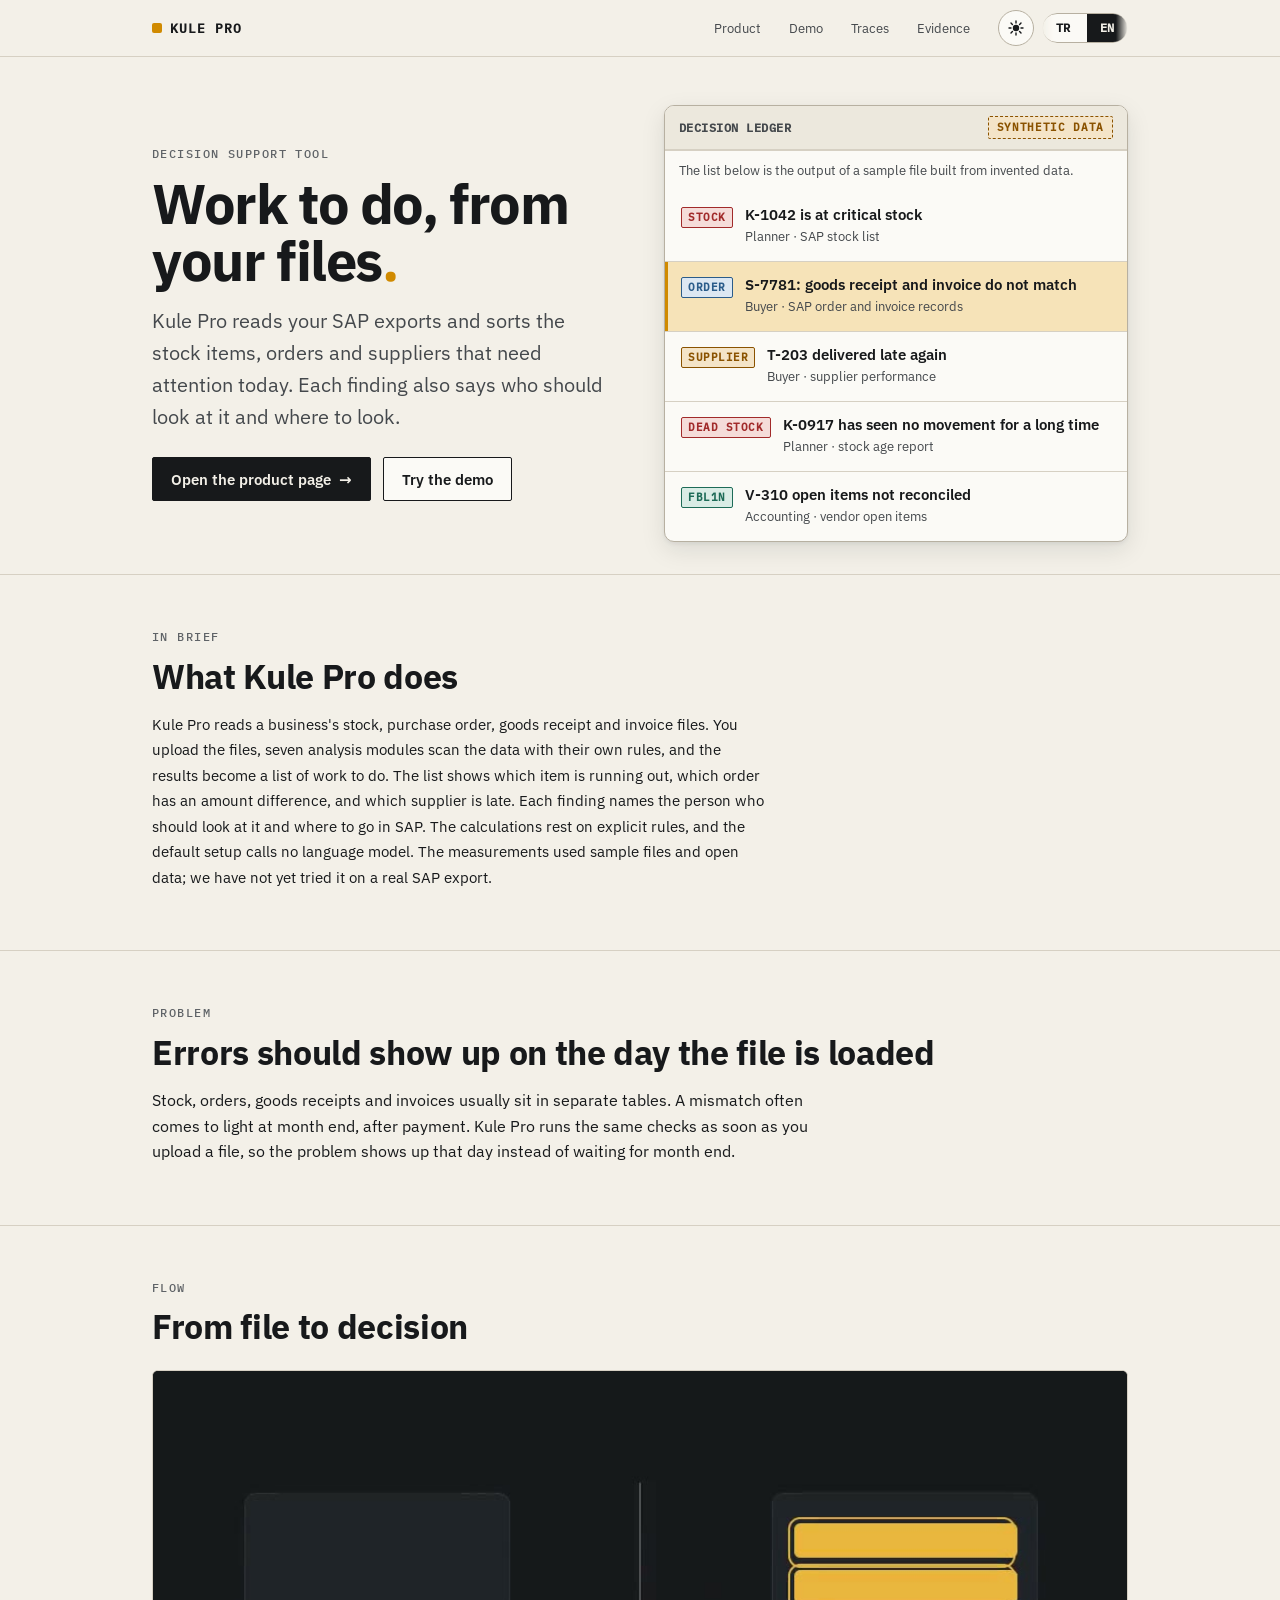
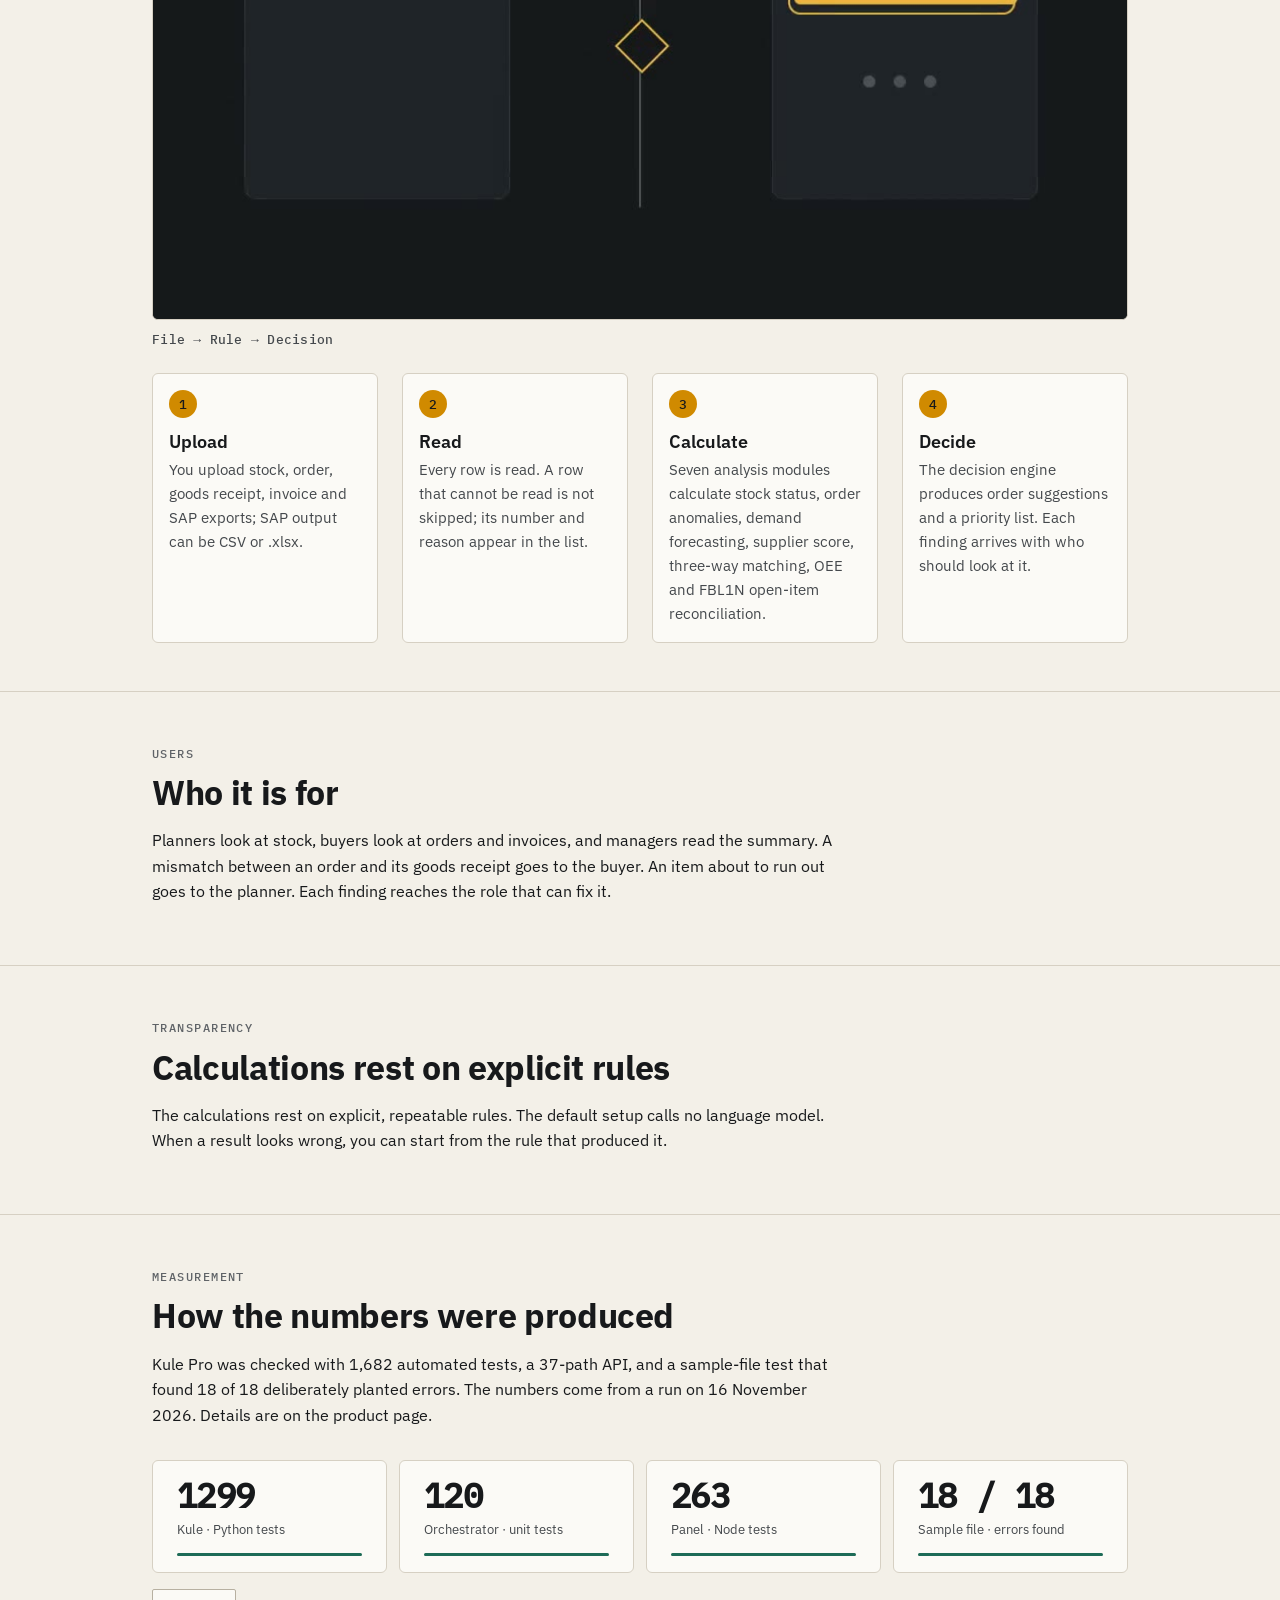
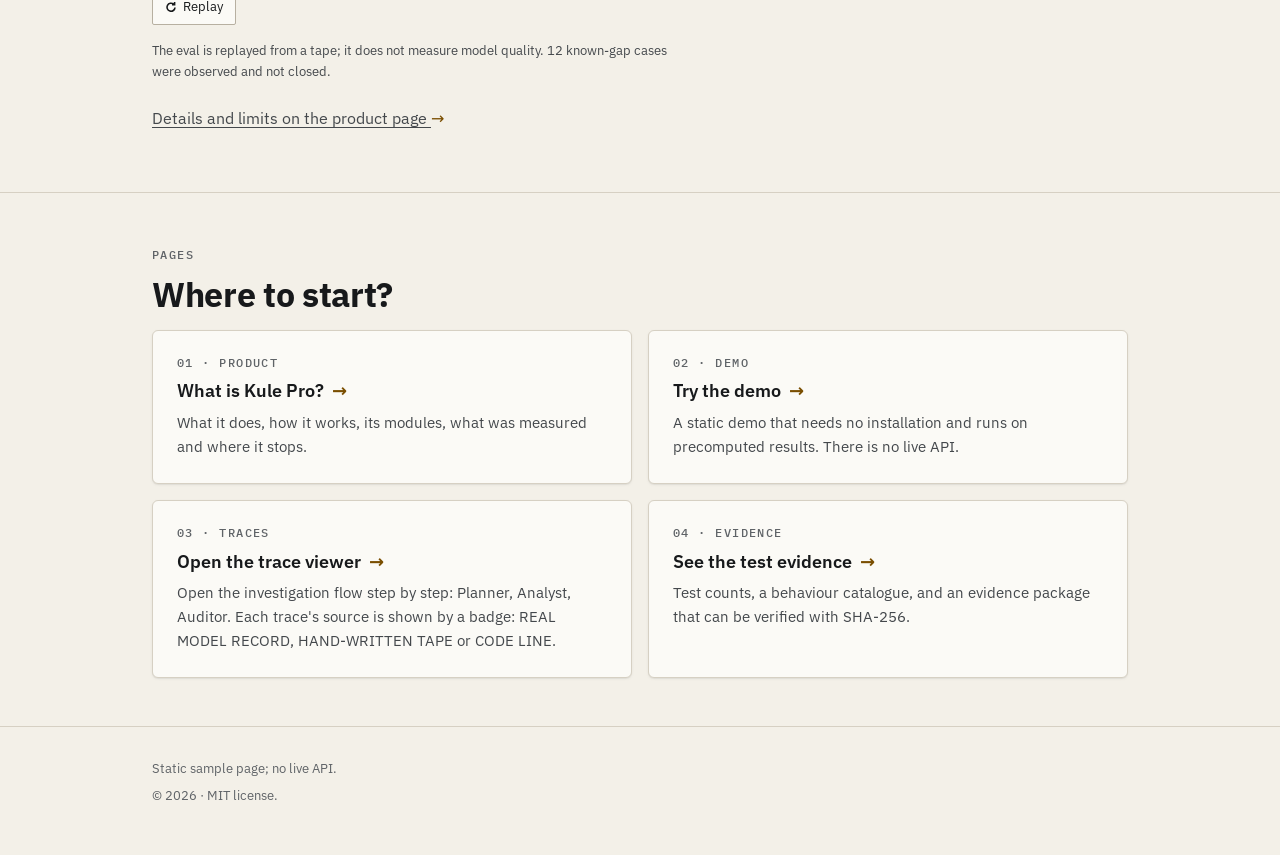
<file: index.html>
<!doctype html>
<html lang="tr">
<head>
<meta charset="utf-8">
<meta name="viewport" content="width=device-width, initial-scale=1">
<meta name="robots" content="noindex">
<title>Kule Pro</title>
<meta name="description" content="Kule Pro bir işletmenin stok, sipariş, mal kabul ve fatura dosyalarını okur ve bakılacak işlerin listesini çıkarır. Örnek ve herkese açık veriyle gösterilmiştir.">
<link rel="icon" href="data:image/svg+xml,%3Csvg xmlns='http://www.w3.org/2000/svg' viewBox='0 0 32 32'%3E%3Crect width='32' height='32' rx='6' fill='%23f0b43a'/%3E%3Cpath d='M13 26h6l-1.2-12h-3.6zM11 14h10l-1-4h-8zM16 4l-3 6h6z' fill='%2317191b'/%3E%3C/svg%3E">
<link rel="preload" href="assets/fonts/ibm-plex-sans-latin-400-normal.woff2" as="font" type="font/woff2" crossorigin>
<link rel="stylesheet" href="assets/ds/ds-tokens.css">
<link rel="stylesheet" href="assets/ds/ds-ustbar.css">
<link rel="stylesheet" href="assets/ds/ds-reveal.css">
<link rel="stylesheet" href="assets/ds/ds-kart.css">
<link rel="stylesheet" href="assets/ds/ds-sayac.css">
<link rel="stylesheet" href="assets/site.css">
<script src="assets/site.js"></script>
<script src="assets/ds/ds-reveal.js"></script>
</head>
<body>

<header class="ds-ustbar" data-ds-ustbar>
  <div class="ds-ustbar-ic">
    <a class="ds-marka" href="index.html">Kule Pro</a>
    <nav aria-label="Sayfalar">
      <a href="portfoy/index.html">Ürün</a>
      <a href="demo/index.html">Demo</a>
      <a href="ajan-orkestrasyon/iz-goruntuleyici/index.html">İzler</a>
      <a href="kanit/index.html">Kanıt</a>
    </nav>
    <div class="ust-arac">
      <button class="tema-dugme" id="tema" type="button" aria-label="Temayı değiştir" title="Temayı değiştir">
        <svg class="gunes" viewBox="0 0 16 16" aria-hidden="true"><circle cx="8" cy="8" r="3.2" fill="currentColor"/><path d="M8 1v2M8 13v2M1 8h2M13 8h2M3 3l1.4 1.4M11.6 11.6 13 13M3 13l1.4-1.4M11.6 4.4 13 3" stroke="currentColor" stroke-width="1.4" stroke-linecap="round"/></svg>
        <svg class="ay" viewBox="0 0 16 16" aria-hidden="true"><path d="M13.5 10.2A6 6 0 0 1 5.8 2.5a6 6 0 1 0 7.7 7.7z" fill="currentColor"/></svg>
      </button>
      <span id="dil-yuva"></span>
    </div>
  </div>
  <div class="ds-ilerleme" aria-hidden="true"><i></i></div>
</header>

<main>
  <div class="kahraman">
    <div class="wrap ikili">
      <div class="kahraman-metin">
        <span class="ds-ust">Karar destek aracı</span>
        <h1>Dosyalarınızdan bakılacak işler<span class="x">.</span></h1>
        <p class="lede">Kule Pro, SAP dışa aktarımlarınızı okur ve bugün ilgilenmeniz gereken stok kalemlerini, siparişleri ve tedarikçileri sıraya koyar. Her bulgu, kimin bakacağını ve nereye bakacağını da söyler.</p>
        <div class="dugmeler">
          <a class="dugme birincil" href="portfoy/index.html">Ürün sayfasını aç <span class="ds-ok" aria-hidden="true">→</span></a>
          <a class="dugme" href="demo/index.html">Demoyu dene</a>
        </div>
      </div>

      <figure class="defter" aria-labelledby="defter-baslik">
        <figcaption class="defter-bas">
          <span id="defter-baslik">Karar defteri</span>
          <span class="rozet-sentetik">Sentetik veri</span>
        </figcaption>
        <p class="defter-not">Aşağıdaki liste, uydurulmuş verilerden oluşan örnek bir dosyanın çıktısıdır.</p>
        <ol class="defter-liste" data-defter>
          <li class="aktif" style="--i:0">
            <span class="etiket e-stok">Stok</span>
            <span><b>K-1042 kritik stokta</b><small>Planlayıcı · SAP stok listesi</small></span>
          </li>
          <li style="--i:1">
            <span class="etiket e-siparis">Sipariş</span>
            <span><b>S-7781: mal kabul ile fatura uyuşmuyor</b><small>Satın almacı · SAP sipariş ve fatura kayıtları</small></span>
          </li>
          <li style="--i:2">
            <span class="etiket e-tedarikci">Tedarikçi</span>
            <span><b>T-203 teslimatı yine geciktirdi</b><small>Satın almacı · tedarikçi performansı</small></span>
          </li>
          <li style="--i:3">
            <span class="etiket e-stok">Ölü stok</span>
            <span><b>K-0917 uzun süredir hareket görmüyor</b><small>Planlayıcı · stok yaşı raporu</small></span>
          </li>
          <li style="--i:4">
            <span class="etiket e-fbl">FBL1N</span>
            <span><b>V-310 açık kalemleri mutabakatsız</b><small>Muhasebe · satıcı açık kalemleri</small></span>
          </li>
        </ol>
      </figure>
    </div>
  </div>

  <section class="bolum" aria-labelledby="h-kisaca">
    <div class="wrap">
      <div data-ds-reveal>
        <span class="ds-ust">Kısaca</span>
        <h2 id="h-kisaca">Kule Pro ne yapar?</h2>
        <p class="kisa">Kule Pro, bir işletmenin stok, sipariş, mal kabul ve fatura dosyalarını okur. Dosyayı yüklersiniz, yedi analiz modülü bu verileri kendi kurallarıyla tarar ve sonuçlar bakılacak işlerin listesine dönüşür. Liste hangi kalemin bittiğini, hangi siparişte tutar farkı olduğunu ve hangi tedarikçinin geciktiğini gösterir. Her bulgunun yanında kimin bakacağı ve SAP'de nereye gidileceği yazılıdır. Hesaplar açık kurallara dayanır ve varsayılan kurulumda dil modeli çağrılmaz. Ölçümler örnek dosyalar ve açık veriyle yapıldı; gerçek bir SAP çıktısıyla henüz denenmedi.</p>
      </div>
    </div>
  </section>

  <section class="bolum" aria-labelledby="h-gun">
    <div class="wrap">
      <div data-ds-reveal>
        <span class="ds-ust">Sorun</span>
        <h2 id="h-gun">Hata, dosyayı açtığınız gün görünsün</h2>
        <p>Stok, sipariş, mal kabul ve fatura çoğu işletmede ayrı tablolarda tutulur. Bir tutarsızlık genellikle ay sonunda, ödeme yapıldıktan sonra fark edilir. Kule Pro aynı kontrolleri dosyayı yüklediğiniz anda yapar, böylece sorun ay sonunu beklemeden görünür.</p>
      </div>
    </div>
  </section>

  <section class="bolum" aria-labelledby="h-karar">
    <div class="wrap">
      <div data-ds-reveal>
        <span class="ds-ust">Akış</span>
        <h2 id="h-karar">Dosyadan karara</h2>
      </div>
      <figure class="akis-sahne" data-ds-reveal>
        <div class="akis-medya">
          <img class="akis-poster" src="assets/akis/poster.jpg" alt="" width="960" height="540" loading="lazy">
          <video class="akis-video" autoplay muted loop playsinline preload="metadata" poster="assets/akis/poster.jpg" width="960" height="540" aria-hidden="true">
            <source src="assets/akis/akis-dongu.mp4" type="video/mp4">
          </video>
        </div>
        <figcaption class="akis-etiket">Dosya → Kural → Karar</figcaption>
      </figure>
      <ol class="akis" data-ds-reveal="sira">
        <li><span class="akis-no" aria-hidden="true">1</span><b>Yükle</b><span>Stok, sipariş, mal kabul, fatura ve SAP dışa aktarımlarını yüklersiniz; SAP çıktıları CSV ya da .xlsx olabilir.</span></li>
        <li><span class="akis-no" aria-hidden="true">2</span><b>Oku</b><span>Her satır okunur. Okunamayan satır atlanmaz; numarası ve nedeni listede görünür.</span></li>
        <li><span class="akis-no" aria-hidden="true">3</span><b>Hesapla</b><span>Yedi analiz modülü stok durumu, sipariş anomalisi, talep tahmini, tedarikçi skoru, üçlü eşleştirme, OEE ve FBL1N açık kalem mutabakatını hesaplar.</span></li>
        <li><span class="akis-no" aria-hidden="true">4</span><b>Karar</b><span>Karar motoru sipariş önerisi ve öncelik listesi çıkarır. Her bulgu, kimin bakacağıyla birlikte gelir.</span></li>
      </ol>
    </div>
  </section>

  <section class="bolum" aria-labelledby="h-kimin">
    <div class="wrap">
      <div data-ds-reveal>
        <span class="ds-ust">Kullanıcılar</span>
        <h2 id="h-kimin">Kimin için</h2>
        <p>Planlayıcı stoka, satın almacı sipariş ve faturaya, yönetici özete bakar. Bir siparişle mal kabul arasındaki tutar farkı satın almacıya gider; bitmek üzere olan bir kalem planlayıcının önüne düşer. Her bulgu, onu düzeltebilecek rolün önüne gelir.</p>
      </div>
    </div>
  </section>

  <section class="bolum" aria-labelledby="h-kurallar">
    <div class="wrap">
      <div data-ds-reveal>
        <span class="ds-ust">Şeffaflık</span>
        <h2 id="h-kurallar">Hesaplar açık kurallara dayanır</h2>
        <p>Hesaplar açık, tekrarlanabilir kurallara dayanır. Varsayılan kurulumda hiçbir modül dil modeli çağırmaz. Bir sonucun nereden geldiğini, hangi kuralın onu ürettiğini kuralların kendisinde arayabilirsiniz.</p>
      </div>
    </div>
  </section>

  <section class="bolum" aria-labelledby="h-sayilar">
    <div class="wrap">
      <div data-ds-reveal>
        <span class="ds-ust">Ölçüm</span>
        <h2 id="h-sayilar">Sayılar nereden geliyor</h2>
        <p>Ürün 1682 otomatik test, 37 yollu bir API ve 18 bilerek konmuş hatanın 18'ini bulan bir deneme paketiyle ölçüldü. Sayılar 16 Kasım 2026 koşusundan alındı. Ayrıntılar ürün sayfasında.</p>
      </div>
      <div class="sayi-serit" data-ds-sayac-grup data-ds-etiket-tekrar="Tekrar oynat" data-ds-reveal>
        <div class="ds-sayilar">
          <div class="ds-sayi"><b data-ds-sayac>1299</b><span>Kule · Python testi</span><span class="ds-alt" data-oran="1"><i></i></span></div>
          <div class="ds-sayi"><b data-ds-sayac>120</b><span>Orkestratör · birim testi</span><span class="ds-alt" data-oran="1"><i></i></span></div>
          <div class="ds-sayi"><b data-ds-sayac>263</b><span>Panel · Node testi</span><span class="ds-alt" data-oran="1"><i></i></span></div>
          <div class="ds-sayi"><b data-ds-sayac>18 / 18</b><span>Deneme paketi · bulunan hata</span><span class="ds-alt" data-oran="1"><i></i></span></div>
        </div>
      </div>
      <p class="ikincil kucuk" style="margin-top:var(--s4)">Eval kasetten oynatılır; model kalitesini ölçmez. 12 bilinen açık vaka gözlendi ve kapanmadı.</p>
      <p class="ikincil" style="margin-top:var(--s5)"><a href="portfoy/index.html">Ürün sayfasında ayrıntılar ve sınırlar <span class="ds-ok" aria-hidden="true">→</span></a></p>
    </div>
  </section>

  <section class="bolum" aria-labelledby="h-sayfalar">
    <div class="wrap">
      <div data-ds-reveal>
        <span class="ds-ust">Sayfalar</span>
        <h2 id="h-sayfalar">Nereden başlamalı?</h2>
      </div>
      <div class="ds-kartlar" data-ds-reveal="sira">
        <a class="ds-kart" href="portfoy/index.html"><span class="ds-ust">01 · ürün</span><b class="ds-kart-baslik">Kule Pro nedir? <span class="ds-ok" aria-hidden="true">→</span></b><span class="ds-kart-metin">Ne yaptığı, nasıl çalıştığı, modülleri, neyin ölçüldüğü ve nerede durduğu.</span></a>
        <a class="ds-kart" href="demo/index.html"><span class="ds-ust">02 · demo</span><b class="ds-kart-baslik">Demoyu dene <span class="ds-ok" aria-hidden="true">→</span></b><span class="ds-kart-metin">Kurulum gerektirmeyen statik demo, önceden hesaplanmış sonuçlarla çalışır. Canlı API yoktur.</span></a>
        <a class="ds-kart" href="ajan-orkestrasyon/iz-goruntuleyici/index.html"><span class="ds-ust">03 · izler</span><b class="ds-kart-baslik">İz görüntüleyiciyi aç <span class="ds-ok" aria-hidden="true">→</span></b><span class="ds-kart-metin">Soruşturma akışını adım adım aç: Planlayıcı, Analist, Denetçi. Her izin kaynağı rozetle belirtilir: GERÇEK MODEL KAYDI, ELLE YAZILMIŞ KAYIT veya KOD SATIRI.</span></a>
        <a class="ds-kart" href="kanit/index.html"><span class="ds-ust">04 · kanıt</span><b class="ds-kart-baslik">Test kanıtını gör <span class="ds-ok" aria-hidden="true">→</span></b><span class="ds-kart-metin">Test sayıları, davranış kataloğu ve SHA-256 ile doğrulanabilir kanıt paketi.</span></a>
      </div>
    </div>
  </section>
</main>

<footer class="alt">
  <div class="wrap">
    <span>Statik örnek sayfa; canlı API yok.</span>
    <span>© 2026 · MIT lisansı.</span>
  </div>
</footer>

<script src="assets/ds/ds-sayac.js"></script>
<script src="assets/ds/ds-ustbar.js"></script>
<script src="assets/i18n-urun.js"></script>
<script src="assets/i18n-vitrin.js"></script>
<script src="assets/i18n.js"></script>
<script src="assets/defter.js"></script>
<script src="assets/akis-sahne.js"></script>
</body>
</html>
</file>
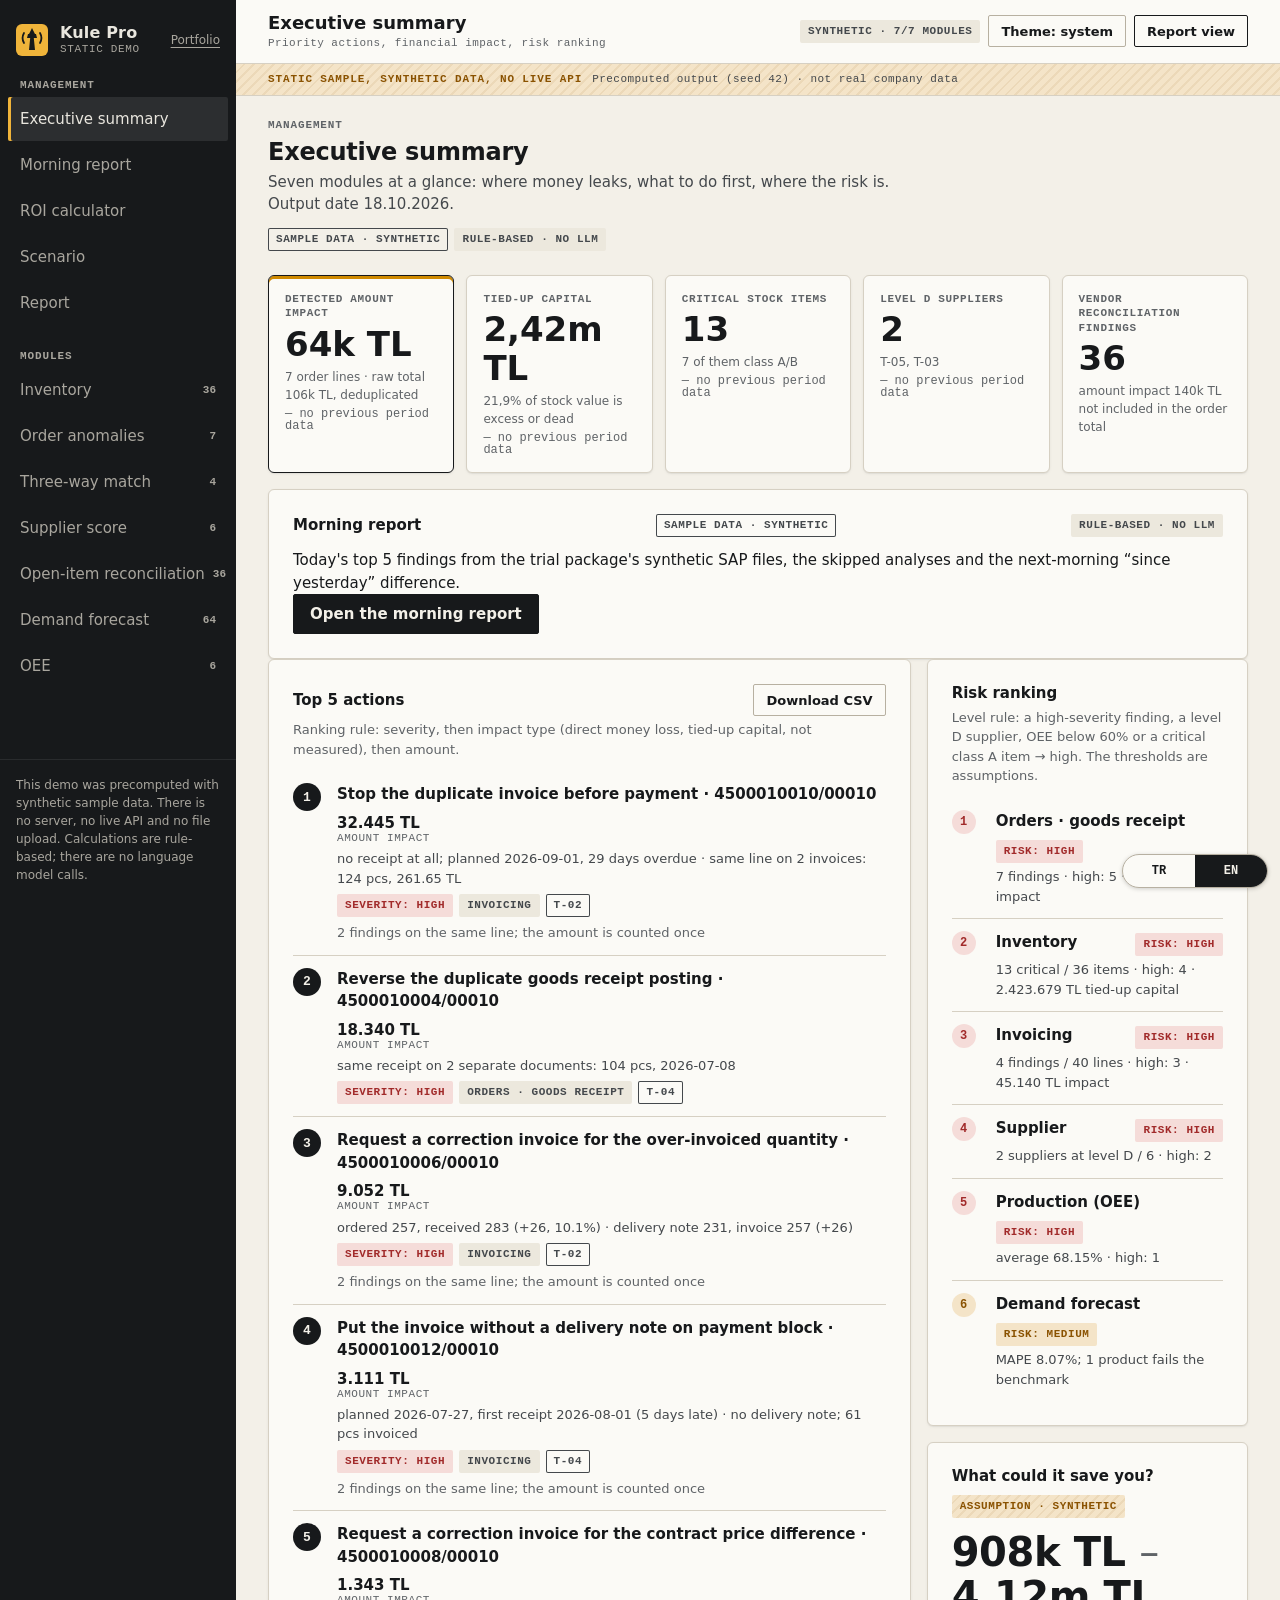
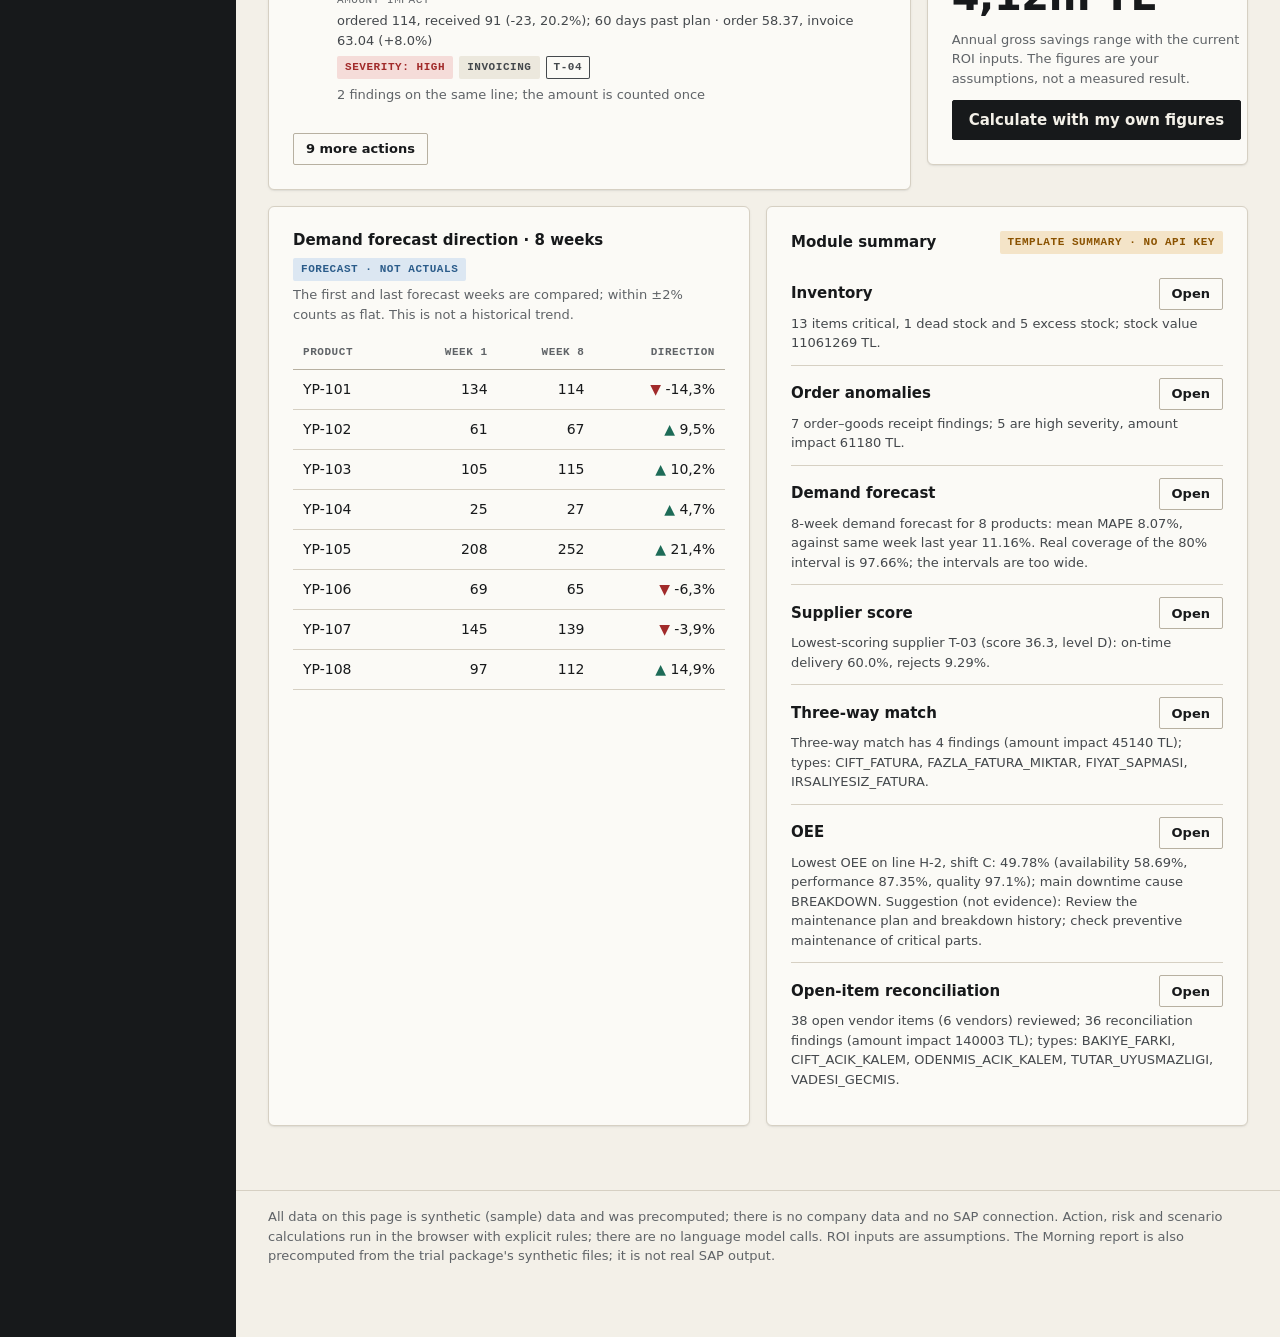
<file: demo/index.html>
<!doctype html>
<html lang="tr">
<head>
<meta charset="utf-8">
<meta name="viewport" content="width=device-width, initial-scale=1">
<meta name="robots" content="noindex">
<title>Kule Pro demo</title>
<meta name="description" content="Kule Pro panelinin statik demosu: sentetik, önceden hesaplanmış örnek veri; canlı API yok. Hesaplar tarayıcıda, açık kurallarla yapılır; dil modeli yok.">
<link rel="icon" href="data:image/svg+xml,%3Csvg xmlns='http://www.w3.org/2000/svg' viewBox='0 0 32 32'%3E%3Crect width='32' height='32' rx='6' fill='%23f0b43a'/%3E%3Cpath d='M13 26h6l-1.2-12h-3.6zM11 14h10l-1-4h-8zM16 4l-3 6h6z' fill='%2317191b'/%3E%3C/svg%3E">
<link rel="stylesheet" href="panel.css">
<style>
/* Demo etiketi: her ekranda, başlığın altında; baskıda da görünür. */
.demo-etiket { display: flex; flex-wrap: wrap; align-items: center; gap: 4px 10px; padding: 8px 16px; background: var(--hatch), var(--wait-soft);
  border-top: 1px solid var(--rule); color: var(--wait); font: 600 var(--t-xs)/1.4 var(--mono); letter-spacing: .04em; }
.demo-etiket b { text-transform: uppercase; letter-spacing: .08em; }
.demo-etiket span { color: var(--ink-2); font-weight: 500; }
.geri { color: var(--nav-ink-2); font-size: 12px; text-decoration: underline; text-underline-offset: 3px; }
.geri:hover, .geri:focus-visible { color: var(--nav-ink); }
.marka .geri { margin-left: auto; }
@media (min-width: 960px) { .demo-etiket { padding-left: var(--s6); padding-right: var(--s6); } }
/* Dil düğmesi sağ altta durur; son satırlar onun altında kalmasın. */
.alt { padding-bottom: 72px; }
</style>
</head>
<body>
<a class="atla" href="#icerik">İçeriğe geç</a>
<div class="kabuk">
  <aside class="yan" aria-label="Gezinti">
    <div class="marka">
      <svg class="marka-isaret" viewBox="0 0 32 32" aria-hidden="true">
        <rect x="0" y="0" width="32" height="32" rx="6" fill="#f0b43a"/>
        <path d="M13 26h6l-1.2-12h-3.6zM11 14h10l-1-4h-8zM16 4l-3 6h6z" fill="#17191b"/>
        <path d="M8 9a10 10 0 0 0 0 10M24 9a10 10 0 0 1 0 10" stroke="#17191b" stroke-width="1.8" fill="none" stroke-linecap="round"/>
      </svg>
      <div><b>Kule Pro</b><small>Statik demo</small></div>
      <a class="geri" href="../index.html">Portföy</a>
    </div>
    <nav class="gezinti" id="gezinti"></nav>
    <div class="yan-alt">Bu demo sentetik örnek veriyle önceden hesaplanmıştır. Sunucu, canlı API ve dosya yükleme yoktur. Hesaplar kural tabanlıdır; dil modeli çağrısı yoktur.</div>
  </aside>

  <div class="ana">
    <header class="ust">
      <div class="ust-ic">
        <div class="ust-baslik">
          <h1 id="ustBaslik">Yönetici özeti</h1>
          <p id="ustAlt">Tedarik zinciri kontrol kulesi</p>
        </div>
        <div class="ust-arac">
          <span class="rozet" id="veriRozet">Veri yükleniyor</span>
          <button class="btn kucuk hayalet" id="temaBtn" type="button">Tema: sistem</button>
          <button class="btn kucuk" id="raporBtn" type="button">Rapor görünümü</button>
        </div>
      </div>
      <p class="demo-etiket" role="note"><b>Statik örnek, sentetik veri, canlı API yok</b><span>Önceden hesaplanmış çıktı (tohum 42) · gerçek şirket verisi değildir</span></p>
    </header>

    <main class="icerik" id="icerik" tabindex="-1">
      <p class="uyari" id="durum" role="status" hidden></p>
      <div id="govde"></div>
      <div class="bekle" id="yukleAlan" hidden>
        <b>ÖRNEK VERİ YOK</b>
        <p>Demo verisi okunamadı. Sayfayı yenileyin.</p>
      </div>
    </main>

    <footer class="alt">
      Bu sayfadaki bütün veriler sentetik (örnek) veridir ve önceden hesaplanmıştır; firma verisi ve SAP bağlantısı yoktur. Aksiyon, risk ve senaryo
      hesapları açık kurallarla tarayıcıda yapılır; dil modeli çağrısı yoktur. ROI girdileri varsayımsaldır. Sabah raporu da deneme paketinin sentetik dosyalarından önceden hesaplanmıştır; gerçek SAP çıktısı değildir.
    </footer>
  </div>
</div>

<script src="veri.js"></script>
<script src="hesap.js"></script>
<script src="panel.js"></script>
<script src="i18n.js"></script>
</body>
</html>
</file>
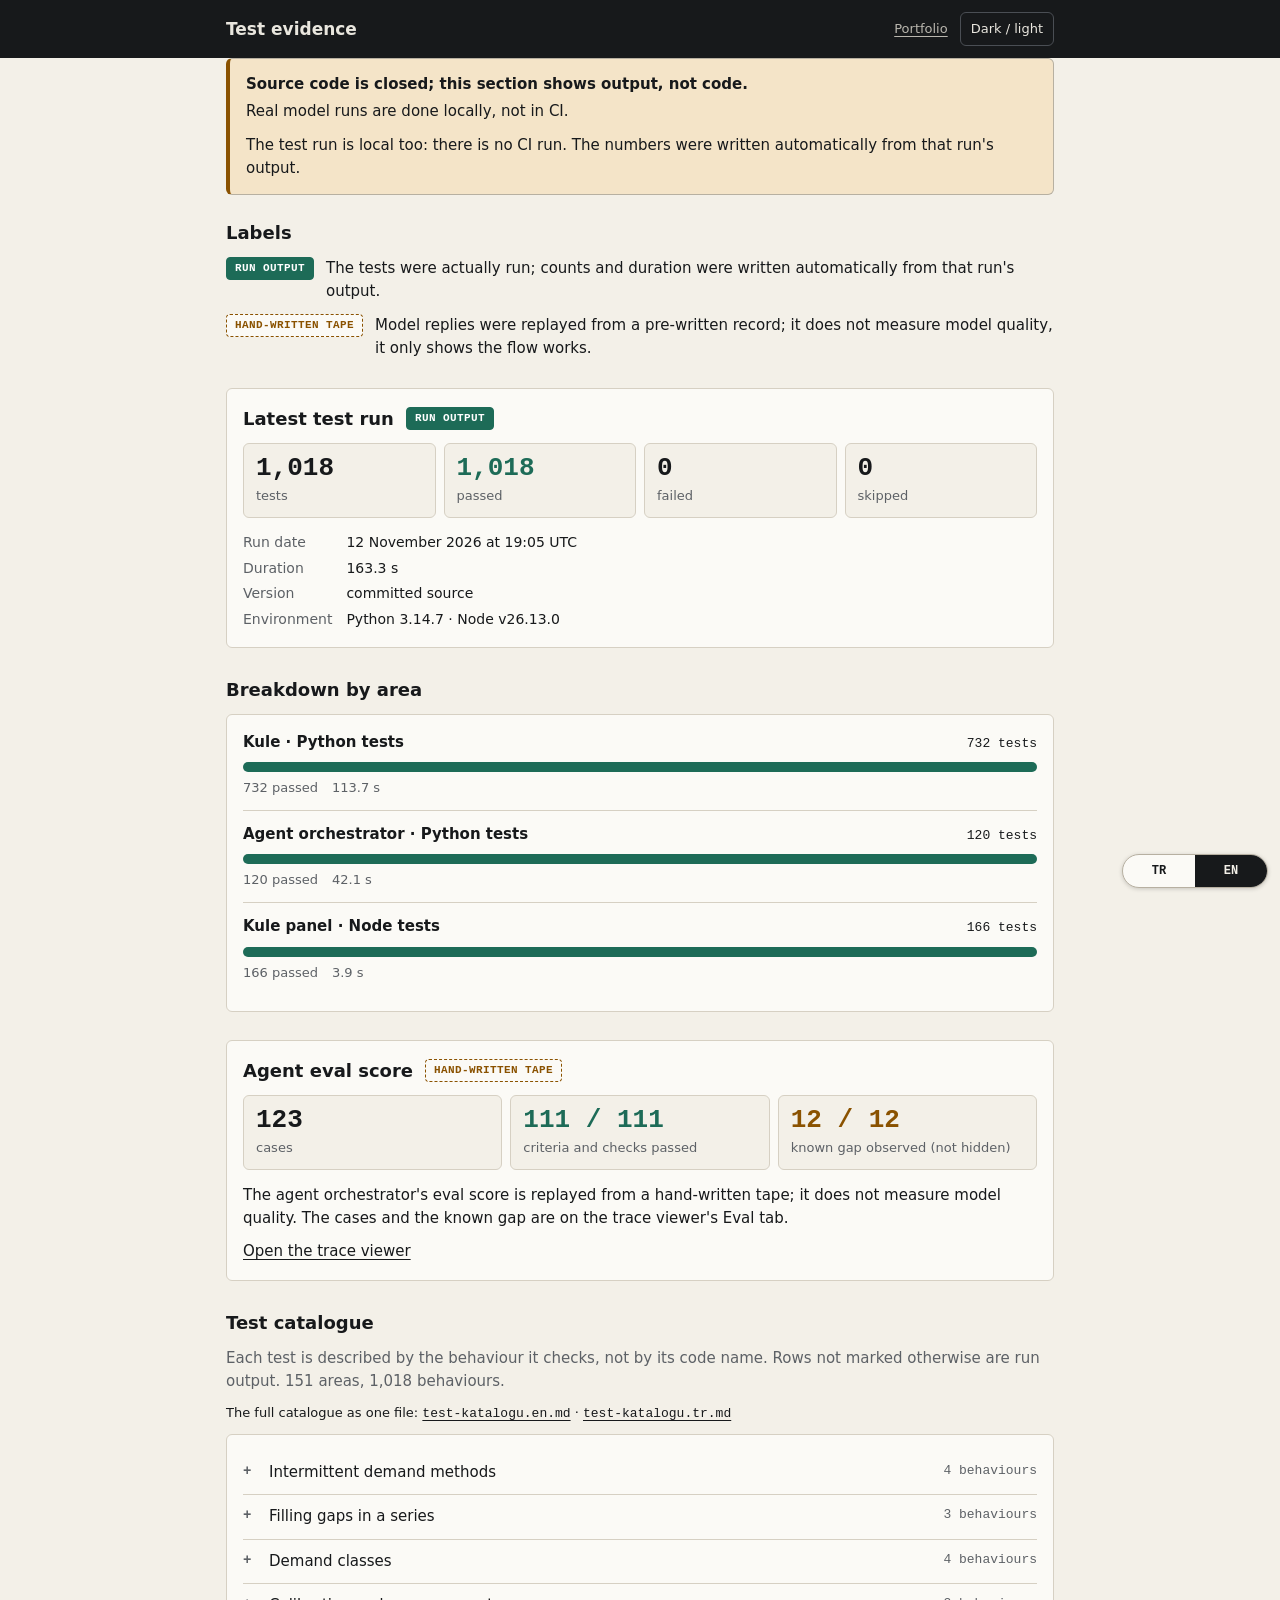
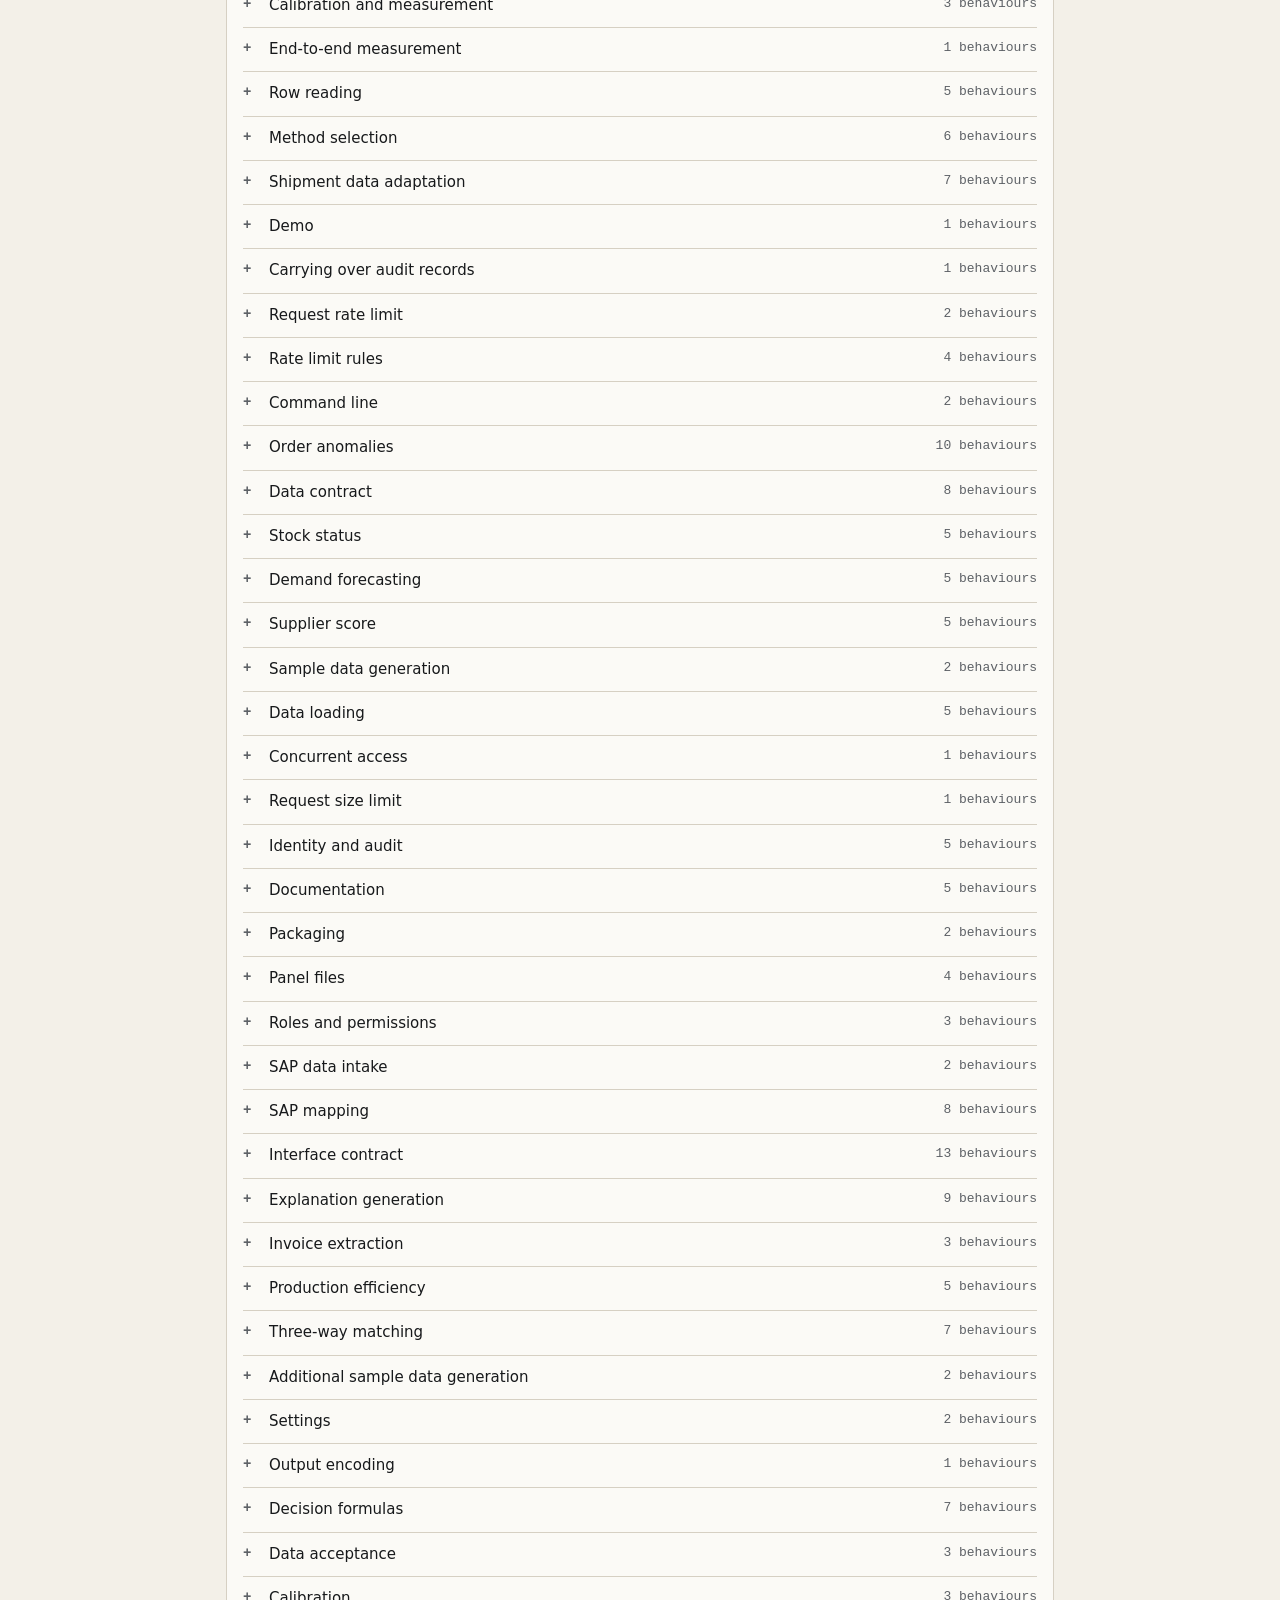
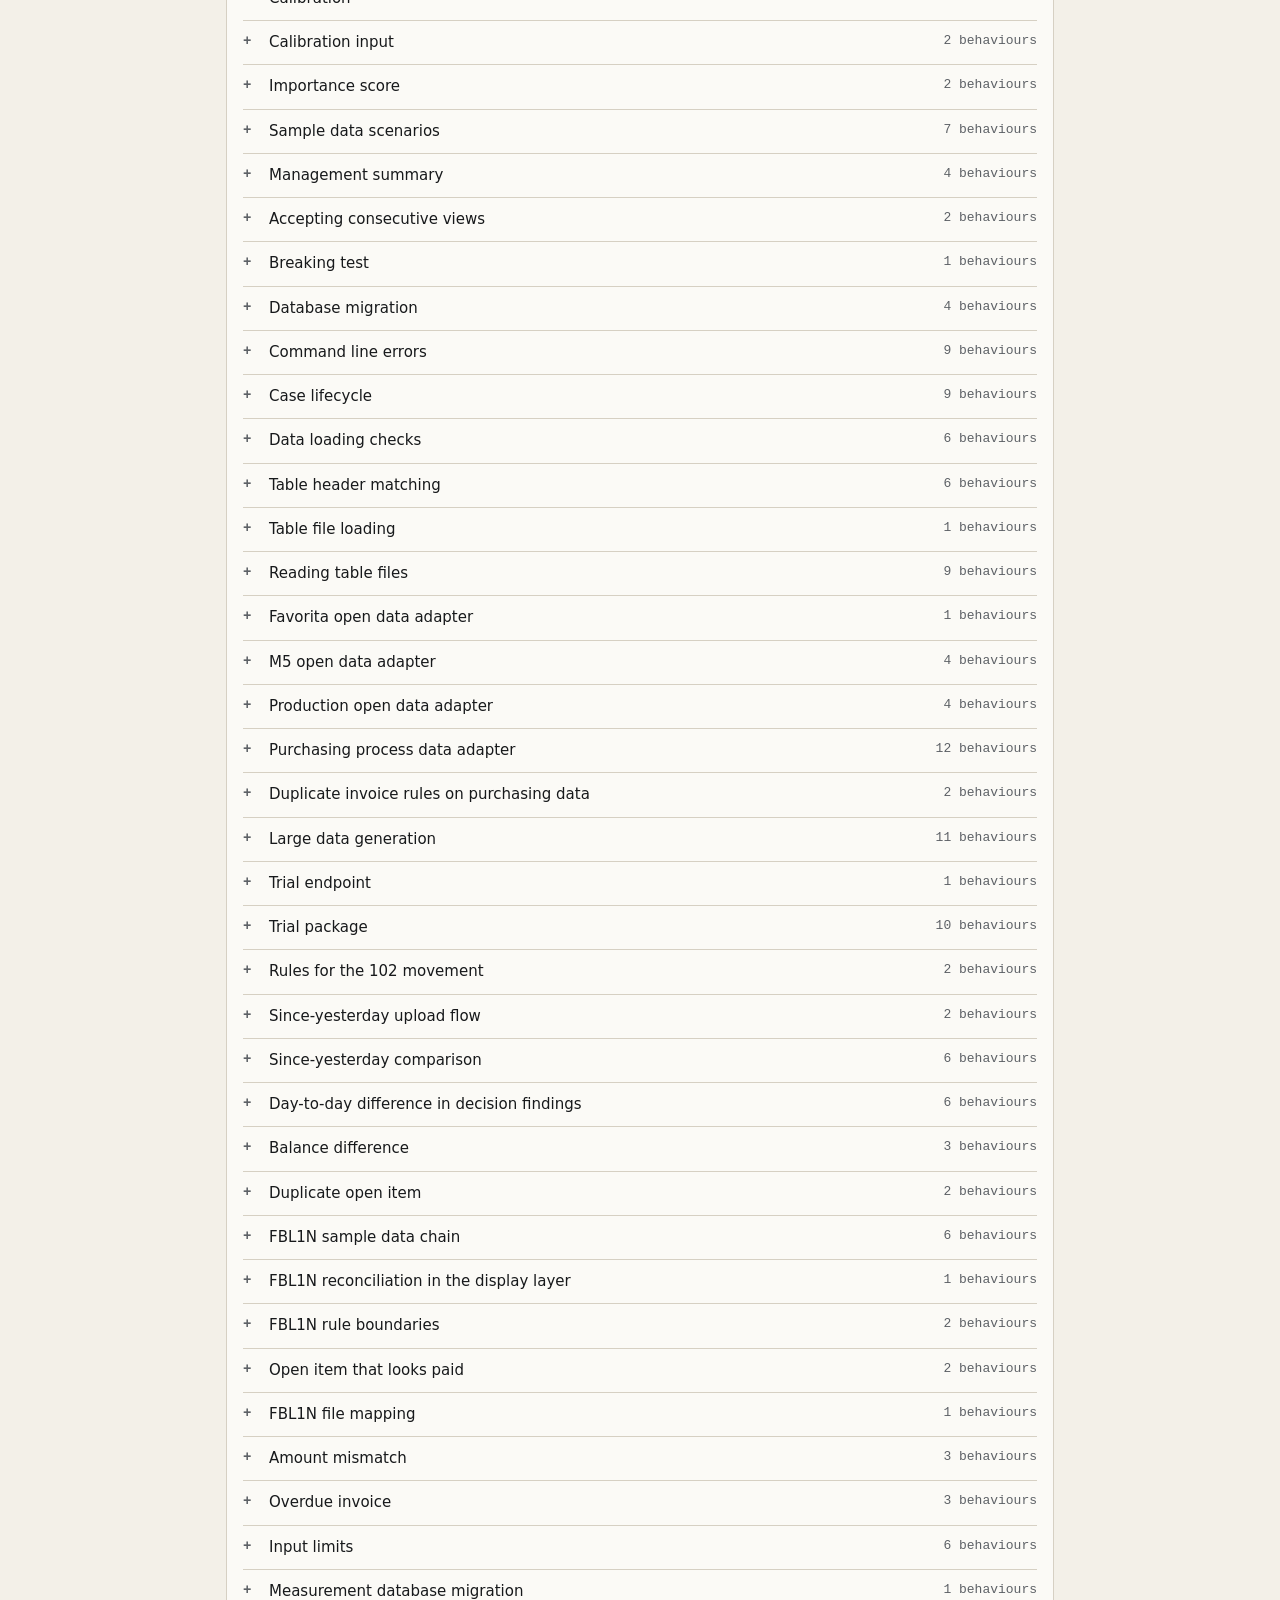
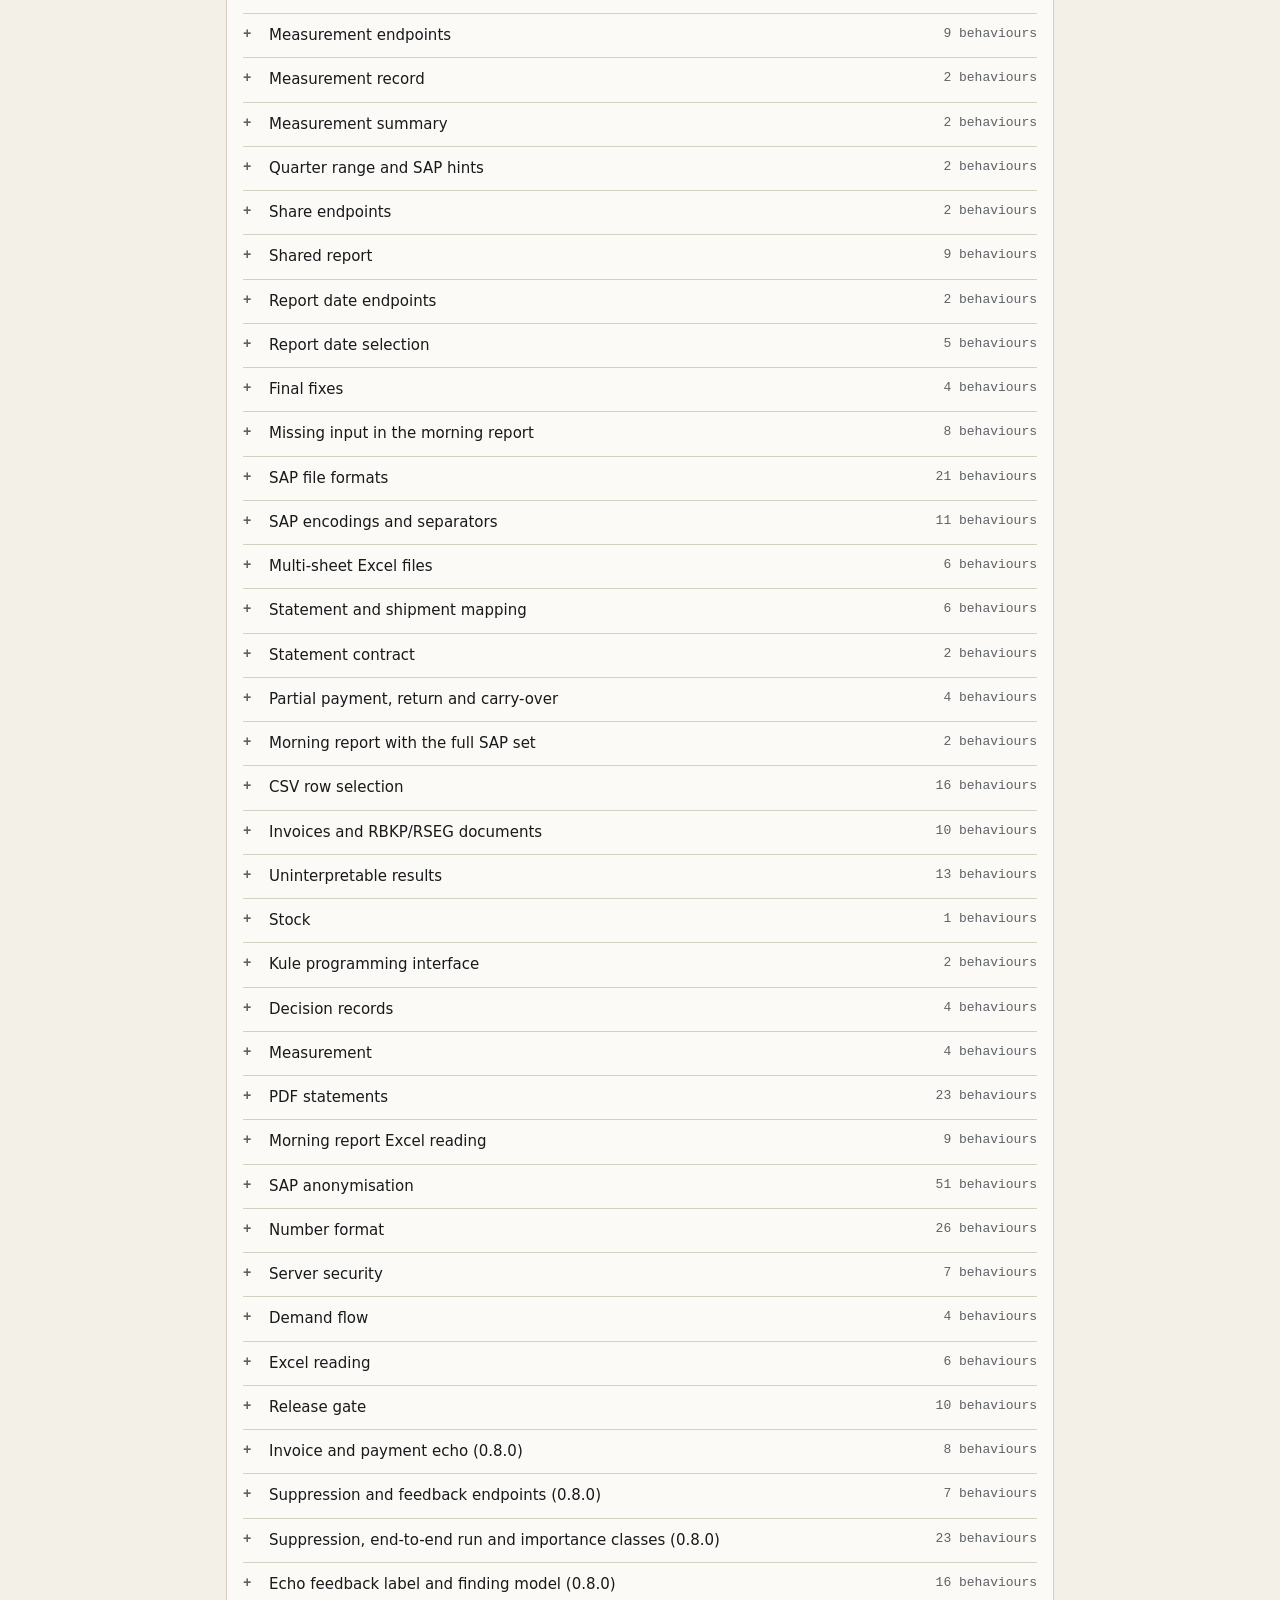
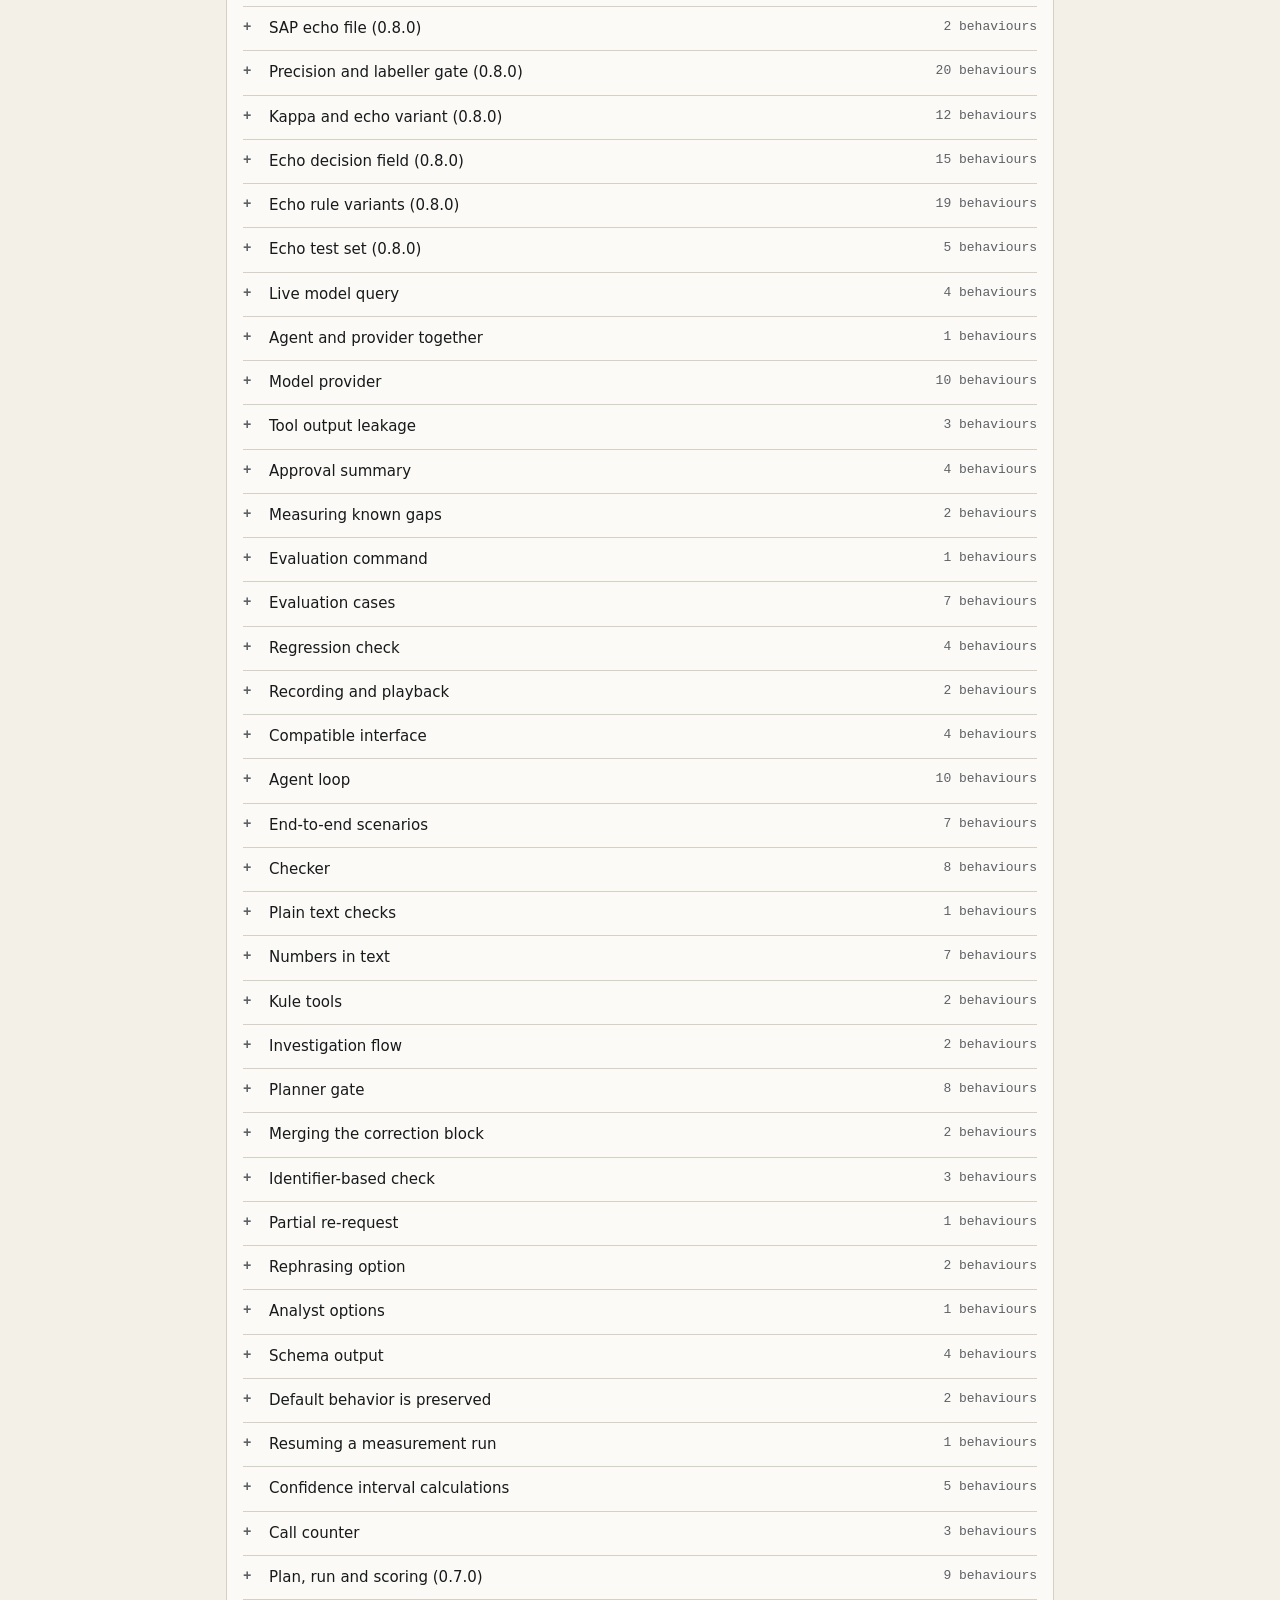
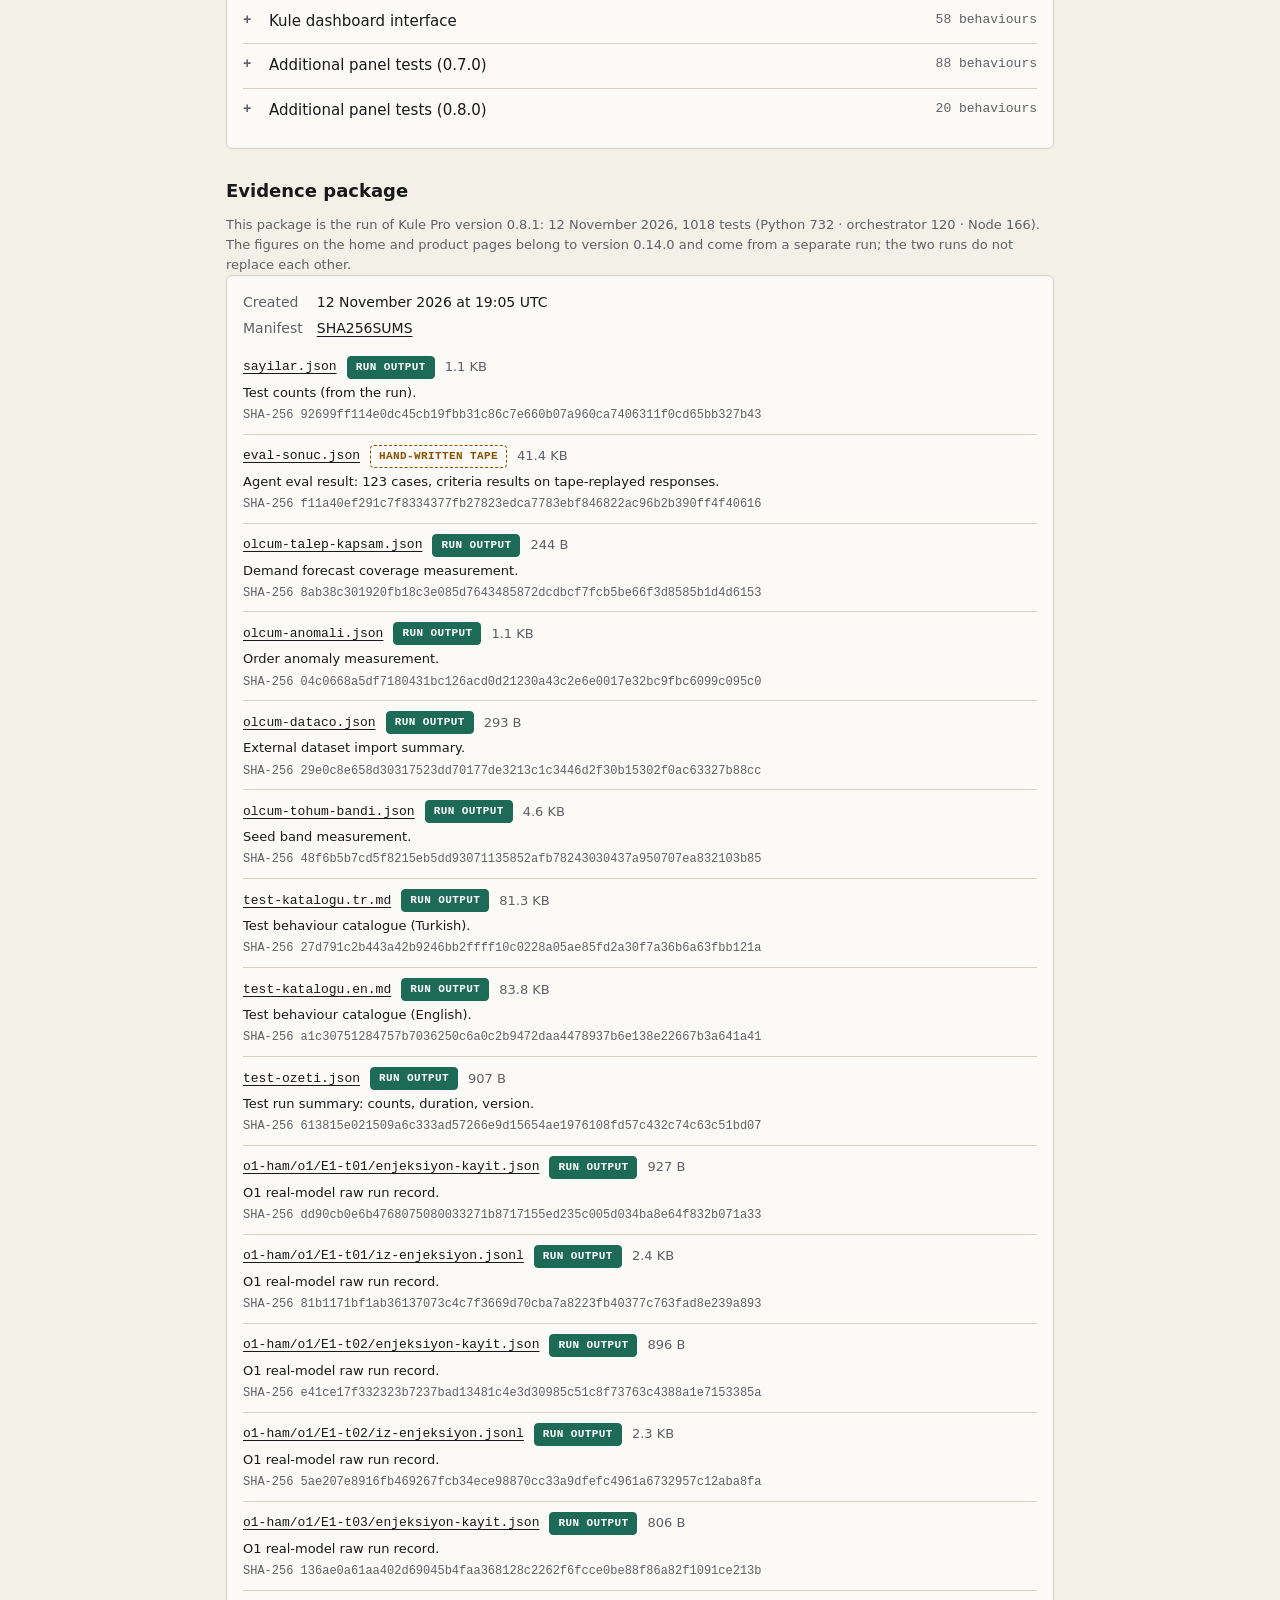
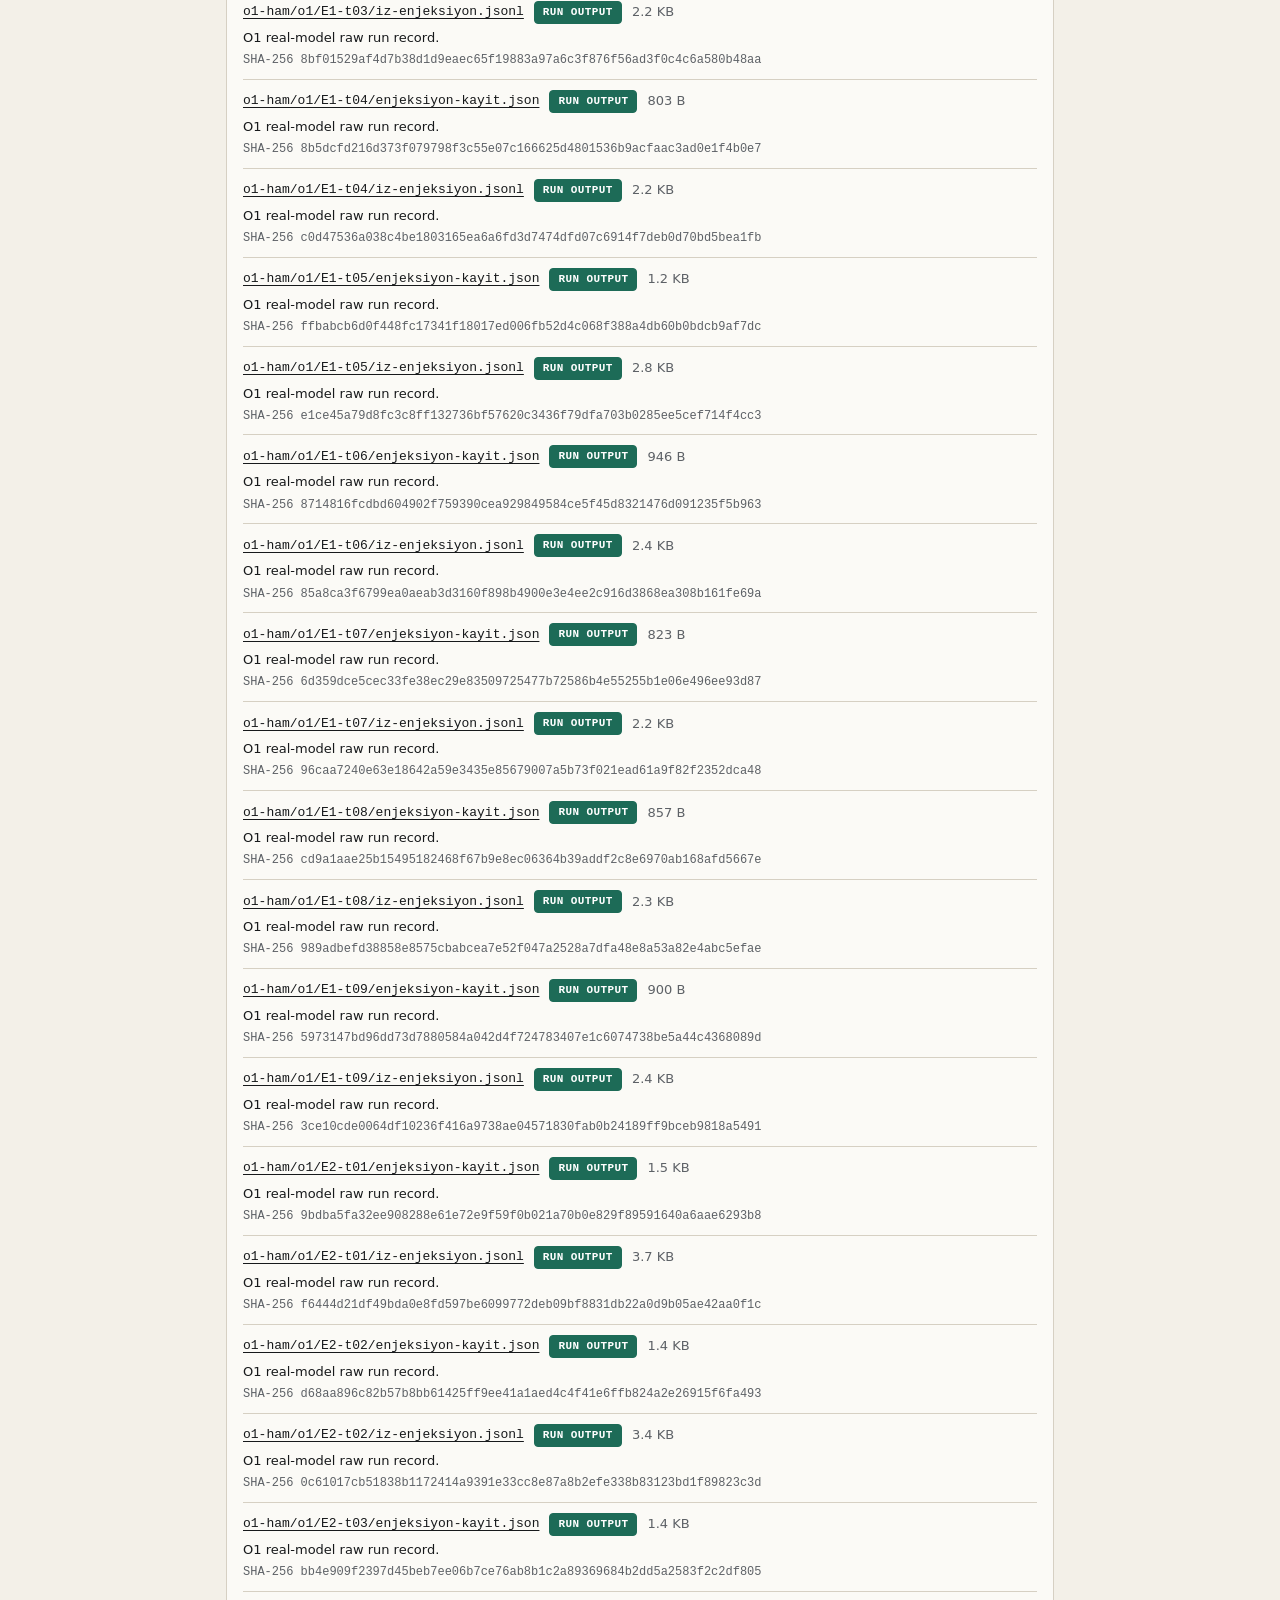
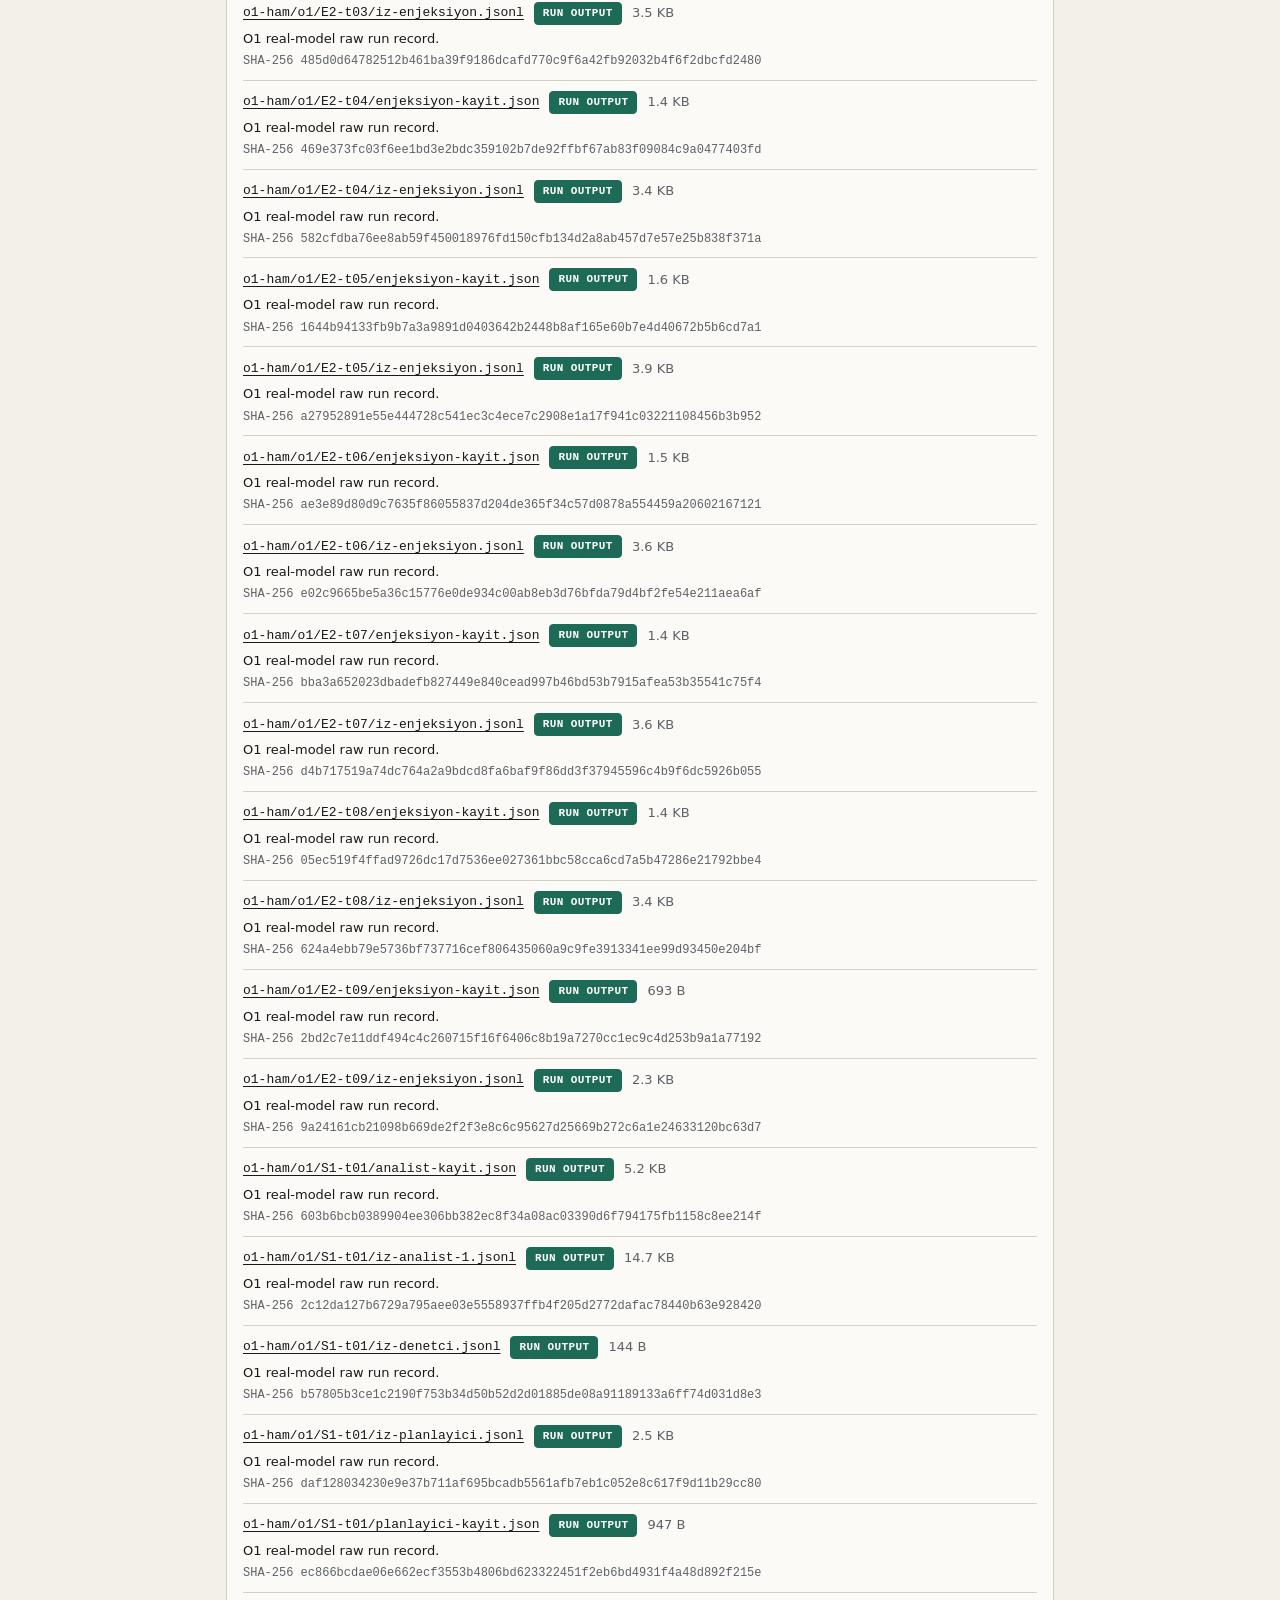
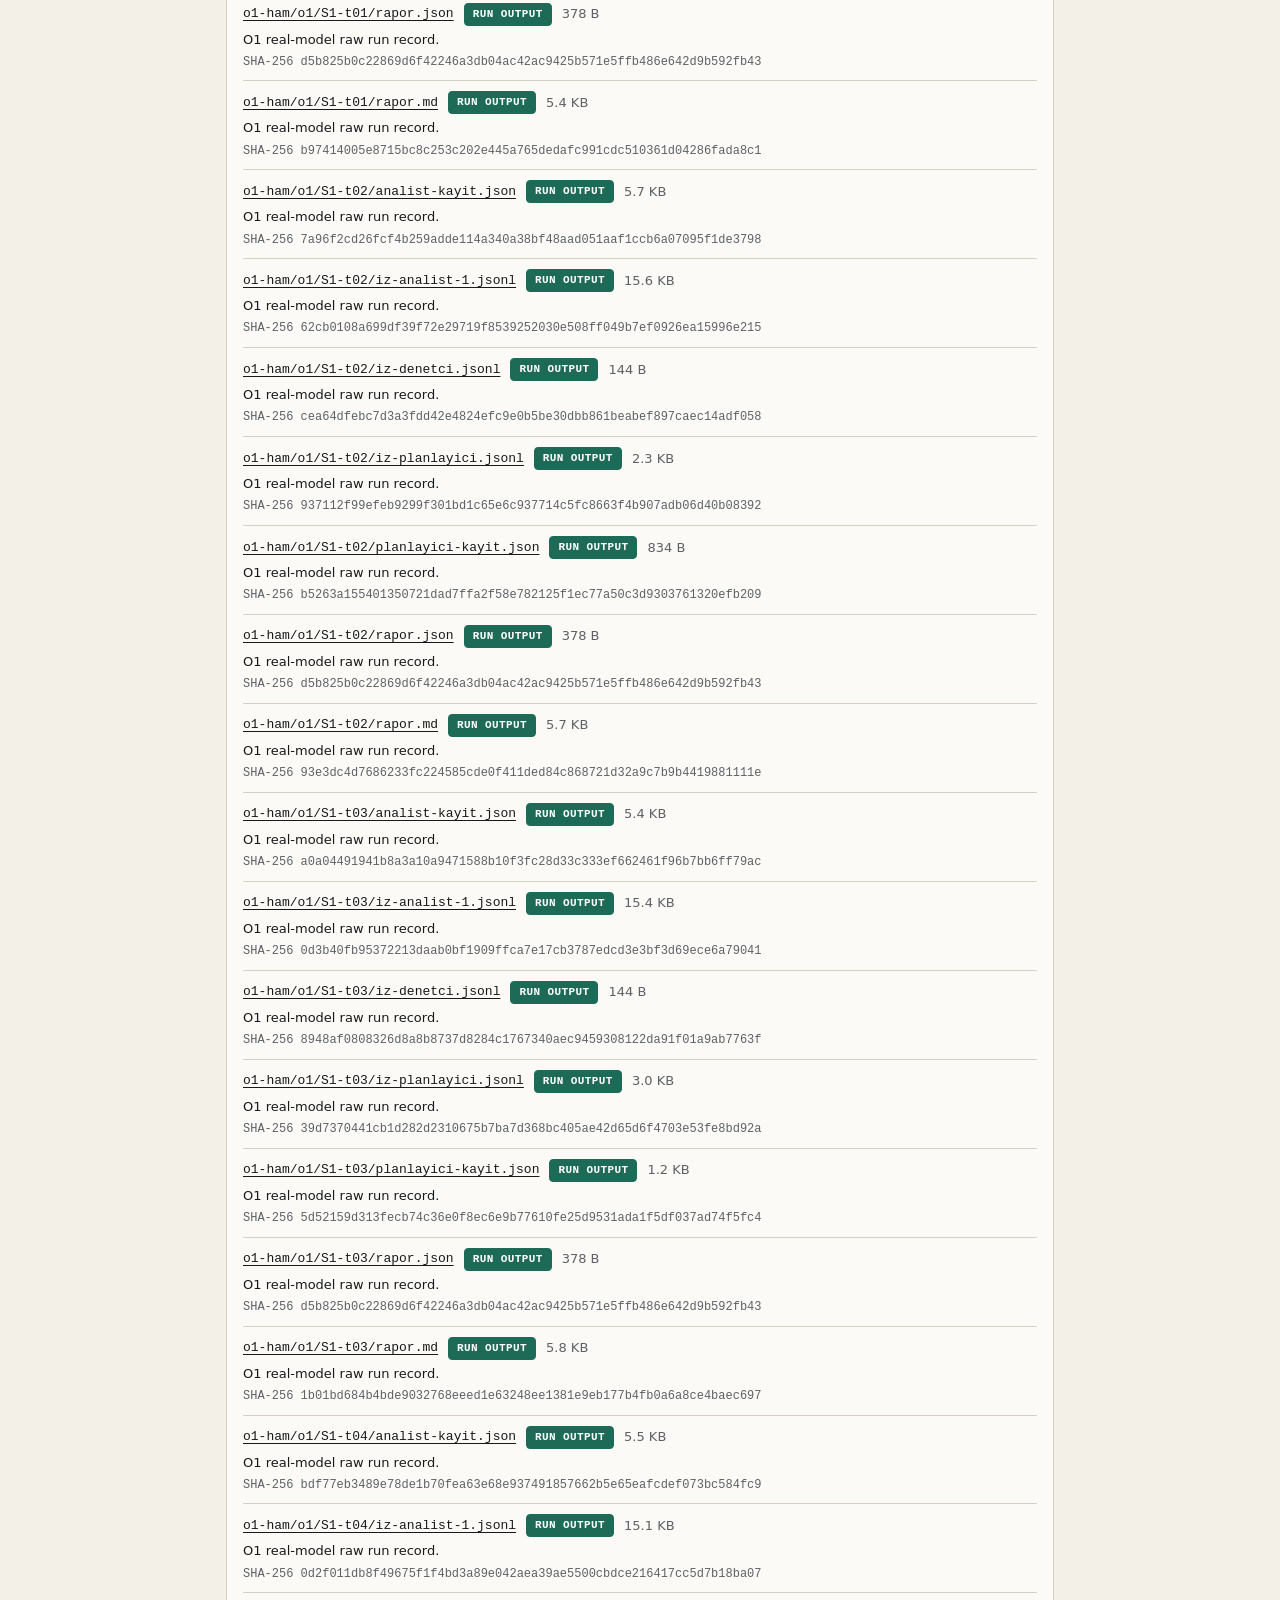
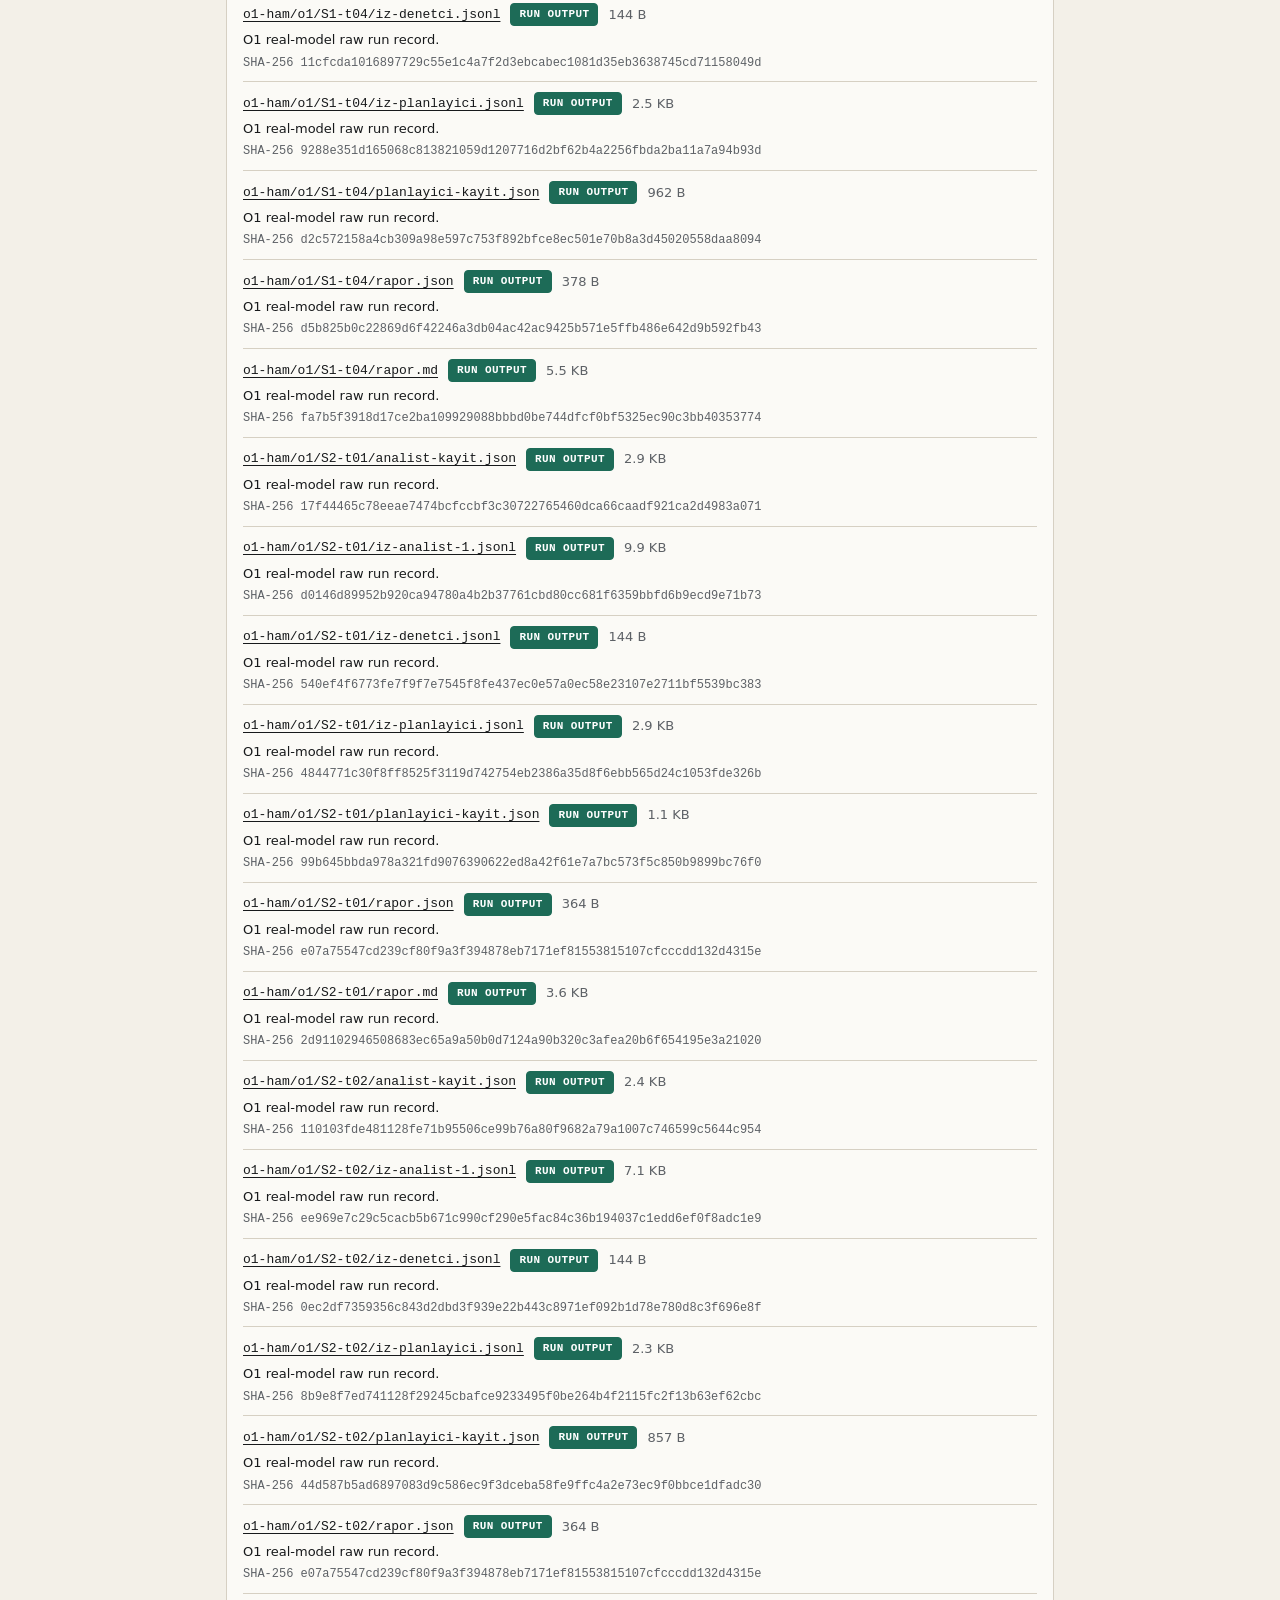
<file: kanit/index.html>
<!doctype html>
<html lang="tr">
<head>
<meta charset="utf-8">
<meta name="viewport" content="width=device-width, initial-scale=1">
<script>try{var t=localStorage.getItem("kule-sayfa-tema");if(t==="light"||t==="dark")document.documentElement.setAttribute("data-theme",t);}catch(e){}</script>
<meta name="robots" content="noindex">
<title>Test kanıtı</title>
<meta name="description" content="Kaynak kod yayımlanmıyor; bu sayfa kodu değil test çıktısını gösterir. Sayılar koşudan yazılan sayilar.json dosyasından okunur.">
<link rel="icon" href="data:image/svg+xml,%3Csvg xmlns='http://www.w3.org/2000/svg' viewBox='0 0 32 32'%3E%3Crect width='32' height='32' rx='6' fill='%23f0b43a'/%3E%3Cpath d='M8 17l5 5 11-12' stroke='%2317191b' stroke-width='3.4' fill='none' stroke-linecap='round' stroke-linejoin='round'/%3E%3C/svg%3E">
<style>
/* Renk ve yazı belirteçleri iz görüntüleyiciyle aynı; rozetler aynı dili konuşsun. */
:root{
  --paper:#f3f0e8; --surface:#fbfaf6; --ink:#17191b; --muted:#5d6166;
  --rule:#d6d0c3; --rule-strong:#b7b0a1; --accent:#d08a00; --accent-ink:#7a4e00;
  --ok:#1d6b57; --ok-soft:#d9ece5; --wait:#8a5200; --wait-soft:#f4e4c8;
  --bad:#a12a2a; --bad-soft:#f5dcd9; --skip:#6b6f74;
  --nav:#17191b; --nav-ink:#e9e6de; --nav-ink-2:#b9b6ae;
  --sans:"IBM Plex Sans",system-ui,-apple-system,"Segoe UI",sans-serif;
  --mono:"IBM Plex Mono",ui-monospace,"Cascadia Mono",Consolas,monospace;
}
@media (prefers-color-scheme: dark){
  :root:not([data-theme="light"]){
    --paper:#121315; --surface:#1a1c1f; --ink:#eceae4; --muted:#a3a8ad;
    --rule:#34373c; --rule-strong:#4a4e54; --accent:#f0b43a; --accent-ink:#f0b43a;
    --ok:#5fb89c; --ok-soft:#173a31; --wait:#e0a84a; --wait-soft:#3a2d14;
    --bad:#e07a72; --bad-soft:#3d1d1b; --skip:#9aa0a6;
    --nav:#0c0d0e; --nav-ink:#eceae4; --nav-ink-2:#a3a8ad;
  }
}
:root[data-theme="dark"]{
  --paper:#121315; --surface:#1a1c1f; --ink:#eceae4; --muted:#a3a8ad;
  --rule:#34373c; --rule-strong:#4a4e54; --accent:#f0b43a; --accent-ink:#f0b43a;
  --ok:#5fb89c; --ok-soft:#173a31; --wait:#e0a84a; --wait-soft:#3a2d14;
  --bad:#e07a72; --bad-soft:#3d1d1b; --skip:#9aa0a6;
  --nav:#0c0d0e; --nav-ink:#eceae4; --nav-ink-2:#a3a8ad;
}
*{box-sizing:border-box}
html,body{margin:0;background:var(--paper);color:var(--ink)}
body{font:15px/1.55 var(--sans);overflow-x:hidden}
button{font:inherit;color:inherit}
a{color:inherit;text-underline-offset:3px}
a:focus-visible,button:focus-visible,summary:focus-visible{outline:2px solid var(--accent);outline-offset:2px}
.wrap{max-width:860px;margin:0 auto;padding:0 16px}
.atla{position:absolute;left:-9999px}
.atla:focus{left:16px;top:8px;z-index:10;background:var(--surface);padding:8px 12px}

header.top{background:var(--nav);color:var(--nav-ink)}
header.top .wrap{display:flex;align-items:center;gap:8px 12px;flex-wrap:wrap;padding-top:12px;padding-bottom:12px}
header.top h1{font-size:17px;margin:0;font-weight:600;margin-right:auto}
.geri{color:var(--nav-ink-2);font-size:13px}
.geri:hover{color:var(--nav-ink)}
.iconbtn{background:transparent;border:1px solid #4a4e54;border-radius:6px;padding:6px 10px;min-height:32px;cursor:pointer;color:var(--nav-ink);font-size:13px}

main{padding-top:20px;padding-bottom:88px}
section{margin:0 0 28px}
h2{font-size:18px;margin:0 0 10px}
p{margin:0 0 10px}
.muted{color:var(--muted)}
.kucuk{font-size:13px}
code,.mono{font-family:var(--mono);font-size:13px}

/* dürüstlük kutusu: sayfanın ilk okunan şeyi */
.durust{background:var(--wait-soft);border:1px solid var(--rule-strong);border-left:4px solid var(--wait);border-radius:6px;padding:14px 16px;margin-bottom:24px}
.durust strong{display:block;margin-bottom:4px}
.durust p:last-child{margin-bottom:0}

.tag{display:inline-block;font:600 11px/1 var(--mono);letter-spacing:.4px;text-transform:uppercase;padding:5px 8px;border-radius:4px;border:1px solid currentColor;white-space:nowrap;vertical-align:middle}
.tag.kosu{color:#fff;background:#1d6b57;border-color:#1d6b57}
.tag.kaset{color:var(--wait);background:var(--surface);border-style:dashed}
@media (prefers-color-scheme: dark){:root:not([data-theme="light"]) .tag.kosu{color:#0c0d0e;background:#5fb89c;border-color:#5fb89c}}
:root[data-theme="dark"] .tag.kosu{color:#0c0d0e;background:#5fb89c;border-color:#5fb89c}

.lejant{display:grid;gap:10px;margin:0;padding:0;list-style:none}
.lejant li{display:grid;grid-template-columns:auto 1fr;gap:4px 12px;align-items:start}
.lejant .tag{justify-self:start}
@media (max-width:520px){.lejant li{grid-template-columns:1fr}}

.kart{background:var(--surface);border:1px solid var(--rule);border-radius:6px;padding:16px}
.baslik-satir{display:flex;flex-wrap:wrap;align-items:center;gap:8px 12px;margin-bottom:10px}
.baslik-satir h2{margin:0}

.ozet{display:grid;grid-template-columns:repeat(4,1fr);gap:8px;margin-bottom:14px}
@media (max-width:560px){.ozet{grid-template-columns:repeat(2,1fr)}}
.stat{border:1px solid var(--rule);border-radius:6px;padding:10px 12px;background:var(--paper)}
.stat b{display:block;font:600 26px/1.15 var(--mono)}
.stat span{font-size:13px;color:var(--muted)}
.stat.ok b{color:var(--ok)} .stat.bad b{color:var(--bad)} .stat.skip b{color:var(--skip)} .stat.wait b{color:var(--wait)}
.ozet-3{grid-template-columns:repeat(3,1fr)}
@media (max-width:560px){.ozet-3{grid-template-columns:1fr}}

dl.meta{display:grid;grid-template-columns:max-content 1fr;gap:4px 14px;margin:0;font-size:14px}
dl.meta dt{color:var(--muted)}
dl.meta dd{margin:0;min-width:0;overflow-wrap:anywhere}
@media (max-width:420px){dl.meta{grid-template-columns:1fr}dl.meta dd{margin-bottom:6px}}

.kume{border-top:1px solid var(--rule);padding:12px 0}
.kume:first-child{border-top:0;padding-top:0}
.kume-ust{display:flex;flex-wrap:wrap;justify-content:space-between;gap:2px 12px;align-items:baseline}
.kume-ust b{font-weight:600}
.cubuk{display:flex;height:10px;border-radius:999px;overflow:hidden;background:var(--rule);margin:8px 0 6px}
.cubuk i{display:block;height:100%}
.cubuk .g{background:var(--ok)} .cubuk .b{background:var(--bad)} .cubuk .a{background:var(--skip)}
.cubuk i + i{border-left:2px solid var(--surface)}
.sayilar{display:flex;flex-wrap:wrap;gap:2px 14px;font-size:13px;color:var(--muted)}
.sayilar .bad{color:var(--bad);font-weight:600}
.not{font-size:13px;color:var(--muted);margin:6px 0 0}

details.alan{border-top:1px solid var(--rule)}
details.alan:first-of-type{border-top:0}
details.alan summary{cursor:pointer;padding:10px 0;display:flex;justify-content:space-between;gap:12px;list-style:none}
details.alan summary::-webkit-details-marker{display:none}
details.alan summary::before{content:"+";font:600 14px/1.5 var(--mono);color:var(--muted);width:14px;flex:none}
details.alan[open] summary::before{content:"−"}
details.alan summary span:first-of-type{margin-right:auto}
details.alan ul{margin:0 0 12px;padding-left:22px}
details.alan li{margin:4px 0}

.dosyalar{list-style:none;margin:0 0 14px;padding:0}
.dosyalar li{border-top:1px solid var(--rule);padding:10px 0;display:grid;gap:4px}
.dosyalar li:first-child{border-top:0}
.dosya-ust{display:flex;flex-wrap:wrap;gap:6px 10px;align-items:center}
.hash{font:12px/1.4 var(--mono);color:var(--muted);overflow-wrap:anywhere}
.durum-ok{color:var(--ok);font-weight:600}
.durum-bad{color:var(--bad);font-weight:600}
pre{font:13px/1.5 var(--mono);background:var(--paper);border:1px solid var(--rule);border-radius:6px;padding:10px 12px;margin:6px 0 12px;white-space:pre-wrap;overflow-wrap:anywhere}
.btn{background:var(--ink);color:var(--paper);border:0;border-radius:6px;padding:9px 14px;min-height:40px;cursor:pointer;font-weight:600}
.hata{background:var(--bad-soft);color:var(--ink);border:1px solid var(--bad);border-radius:6px;padding:12px 14px}

footer{border-top:1px solid var(--rule);padding-top:14px;font-size:13px;color:var(--muted)}
</style>
</head>
<body>
<a class="atla" href="#icerik" data-i18n="atla">İçeriğe geç</a>
<header class="top">
  <div class="wrap">
    <h1 data-i18n="baslik">Test kanıtı</h1>
    <a class="geri" href="../index.html" data-i18n="geri">Portföy</a>
    <button class="iconbtn" id="tema" type="button" data-i18n="tema" data-i18n-attr="aria-label:temaEtiket" aria-label="Temayı değiştir">Koyu / açık</button>
  </div>
</header>

<main class="wrap" id="icerik" tabindex="-1">
  <div class="durust" role="note">
    <strong data-i18n="durustBaslik">Kaynak kod yayımlanmıyor; bu bölüm kodu değil çıktıyı gösterir.</strong>
    <p data-i18n="durustModel">Gerçek model koşuları CI'da değil yerelde yapılır.</p>
    <p id="kosuYeri" hidden></p>
  </div>

  <section aria-labelledby="h-lejant">
    <h2 id="h-lejant" data-i18n="lejantBaslik">Etiketler</h2>
    <ul class="lejant">
      <li><span class="tag kosu" data-i18n="rozetKosu">Koşudan çıktı</span><span data-i18n="lejantKosu">Testler gerçekten koşturuldu; sayı ve süre o koşunun çıktısından otomatik yazıldı.</span></li>
      <li><span class="tag kaset" data-i18n="rozetKaset">Elle yazılmış kayıt (kaset)</span><span data-i18n="lejantKaset">Model yanıtları önceden yazılmış bir kayıttan oynatıldı; model kalitesini ölçmez, yalnız akışın doğru işlediğini gösterir.</span></li>
    </ul>
  </section>

  <p class="hata" id="hata" role="alert" hidden data-i18n="hata">Sayı dosyası okunamadı. Sayfayı yenileyin.</p>

  <section id="b-sayilar" aria-labelledby="h-sayilar" hidden>
    <div class="kart">
      <div class="baslik-satir">
        <h2 id="h-sayilar" data-i18n="sayilarBaslik">Son test koşusu</h2>
        <span class="tag kosu" data-i18n="rozetKosu">Koşudan çıktı</span>
      </div>
      <div class="ozet" id="ozet"></div>
      <dl class="meta" id="meta"></dl>
    </div>
  </section>

  <section id="b-dagilim" aria-labelledby="h-dagilim" hidden>
    <h2 id="h-dagilim" data-i18n="dagilimBaslik">Alan başına dağılım</h2>
    <div class="kart" id="kumeler"></div>
  </section>

  <section aria-labelledby="h-kaset">
    <div class="kart">
      <div class="baslik-satir">
        <h2 id="h-kaset" data-i18n="kasetBaslik">Ajan eval skoru</h2>
        <span class="tag kaset" data-i18n="rozetKaset">Elle yazılmış kayıt (kaset)</span>
      </div>
      <div class="ozet ozet-3" id="evalOzet" hidden></div>
      <p data-i18n="kasetMetin">Ajan orkestratörünün eval skoru elle yazılmış kayıttan oynatılır; model kalitesini ölçmez. Vakalar ve bilinen açık iz görüntüleyicinin Eval sekmesindedir.</p>
      <a href="../ajan-orkestrasyon/iz-goruntuleyici/index.html" data-i18n="kasetBag">İz görüntüleyiciyi aç</a>
    </div>
  </section>

  <!-- Test kataloğu: katalog.json yayına girince görünür; o zamana kadar bölüm hiç gösterilmez. -->
  <section id="b-katalog" aria-labelledby="h-katalog" hidden>
    <h2 id="h-katalog" data-i18n="katalogBaslik">Test kataloğu</h2>
    <p class="muted" id="katalogAlt"></p>
    <p class="kucuk" id="katalogMd"></p>
    <div class="kart" id="alanlar"></div>
  </section>

  <!-- Kanıt paketi ve doğrulama: paket.json yayına girince görünür. -->
  <section id="b-paket" aria-labelledby="h-paket" hidden>
    <h2 id="h-paket" data-i18n="paketBaslik">Kanıt paketi</h2>
    <p class="not" data-i18n="paketNot"></p>
    <div class="kart">
      <dl class="meta" id="paketMeta"></dl>
      <p class="not" id="paketUyum"></p>
      <ul class="dosyalar" id="dosyalar"></ul>
      <h3 class="kucuk" data-i18n="dogrulaBaslik">Nasıl doğrulanır</h3>
      <p class="kucuk" data-i18n="dogrulaHizli">Tek adımda (Linux / macOS / Git Bash): boş bir klasörde manifesti ve listelenen dosyaları indirip denetler.</p>
      <pre id="komutHizli"></pre>
      <p class="kucuk" data-i18n="dogrulaElle">Dosyaları kendiniz indirdiyseniz yalnız denetim komutu:</p>
      <p class="kucuk muted">Linux</p>
      <pre id="komutLinux"></pre>
      <p class="kucuk muted">macOS</p>
      <pre id="komutMac"></pre>
      <p class="kucuk muted">Windows PowerShell</p>
      <pre id="komutWin"></pre>
      <p class="kucuk" data-i18n="dogrula2">Ya da dosyaları bu tarayıcıda indirip özetlerini manifestle karşılaştırın:</p>
      <button class="btn" id="tarayiciDogrula" type="button" data-i18n="dogrulaBtn">Tarayıcıda doğrula</button>
      <p class="not" id="dogrulaSonuc" role="status"></p>
    </div>
  </section>

  <footer>
    <p><span data-i18n="altMetin">Bu sayfadaki sayılar elle yazılmaz; koşudan üretilen veri dosyasından okunur:</span> <a href="sayilar.json">sayilar.json</a></p>
  </footer>
</main>
<script src="kanit.js"></script>
</body>
</html>
</file>
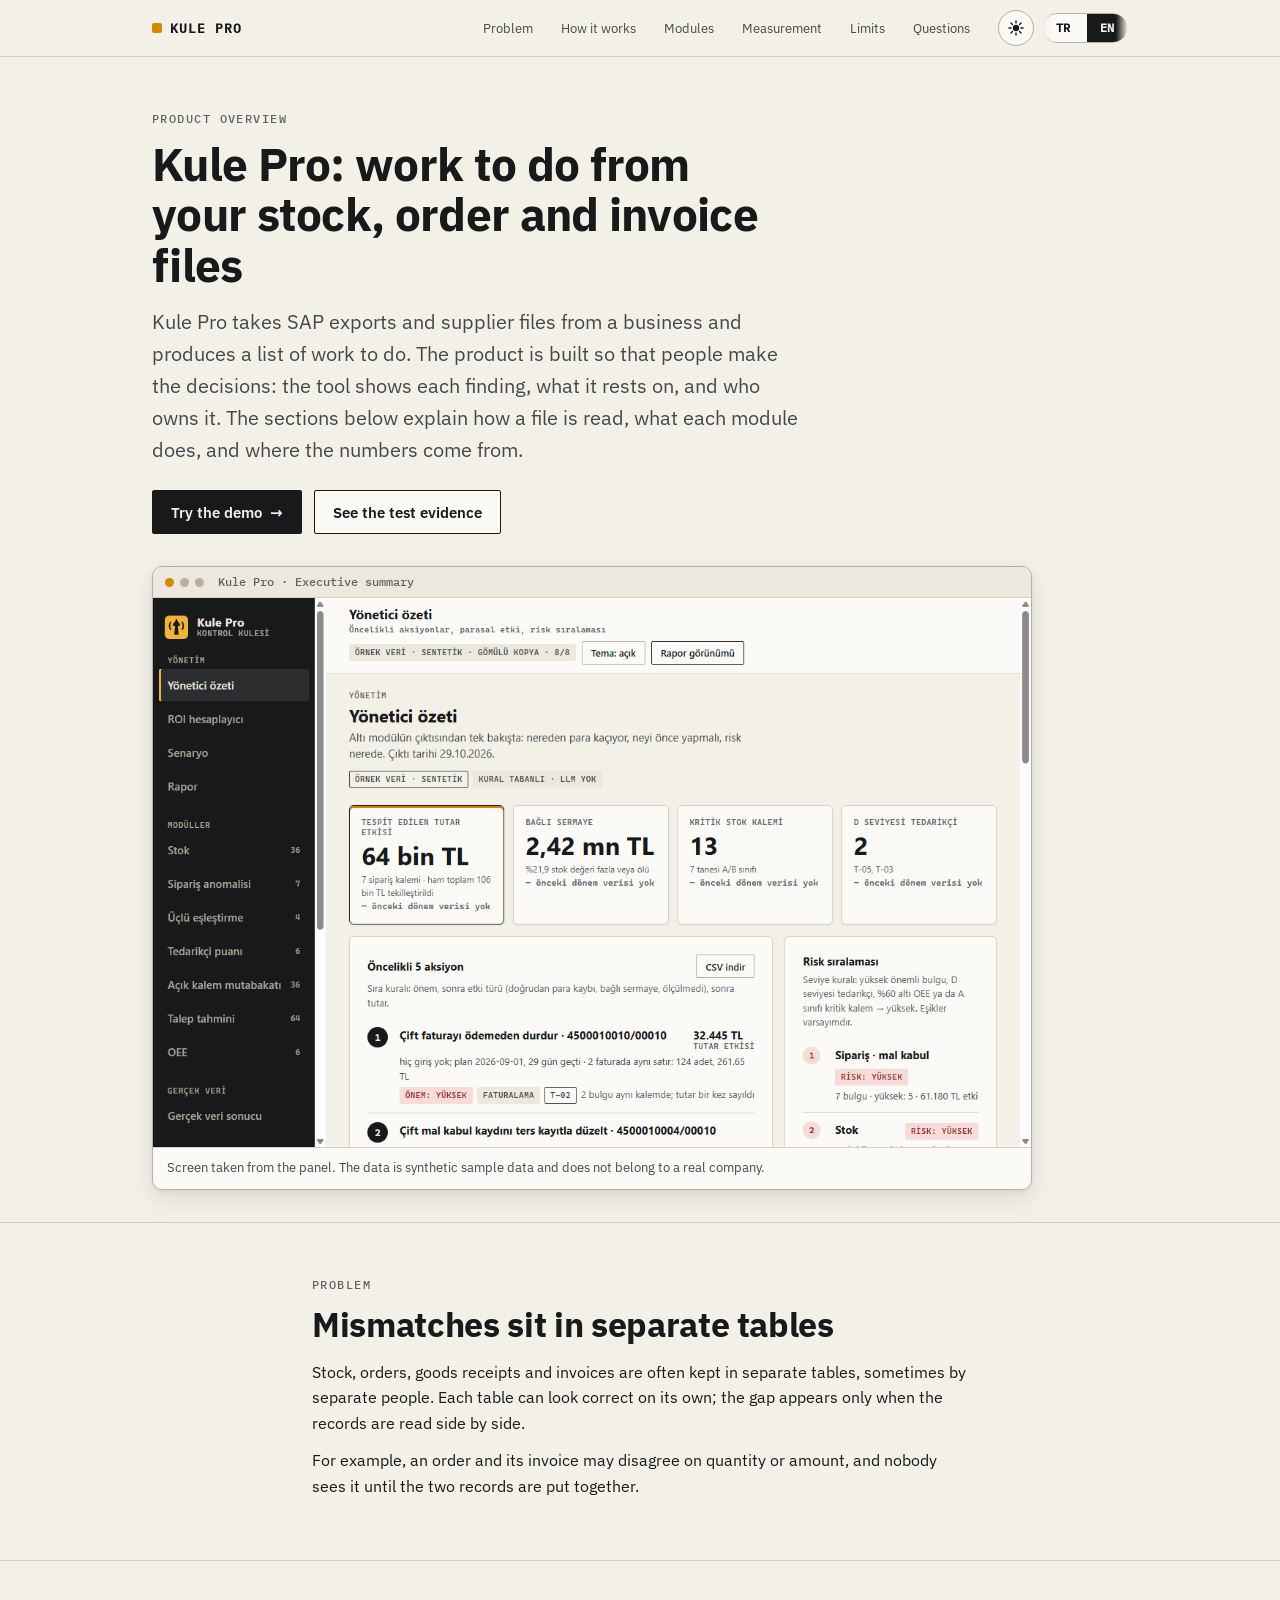
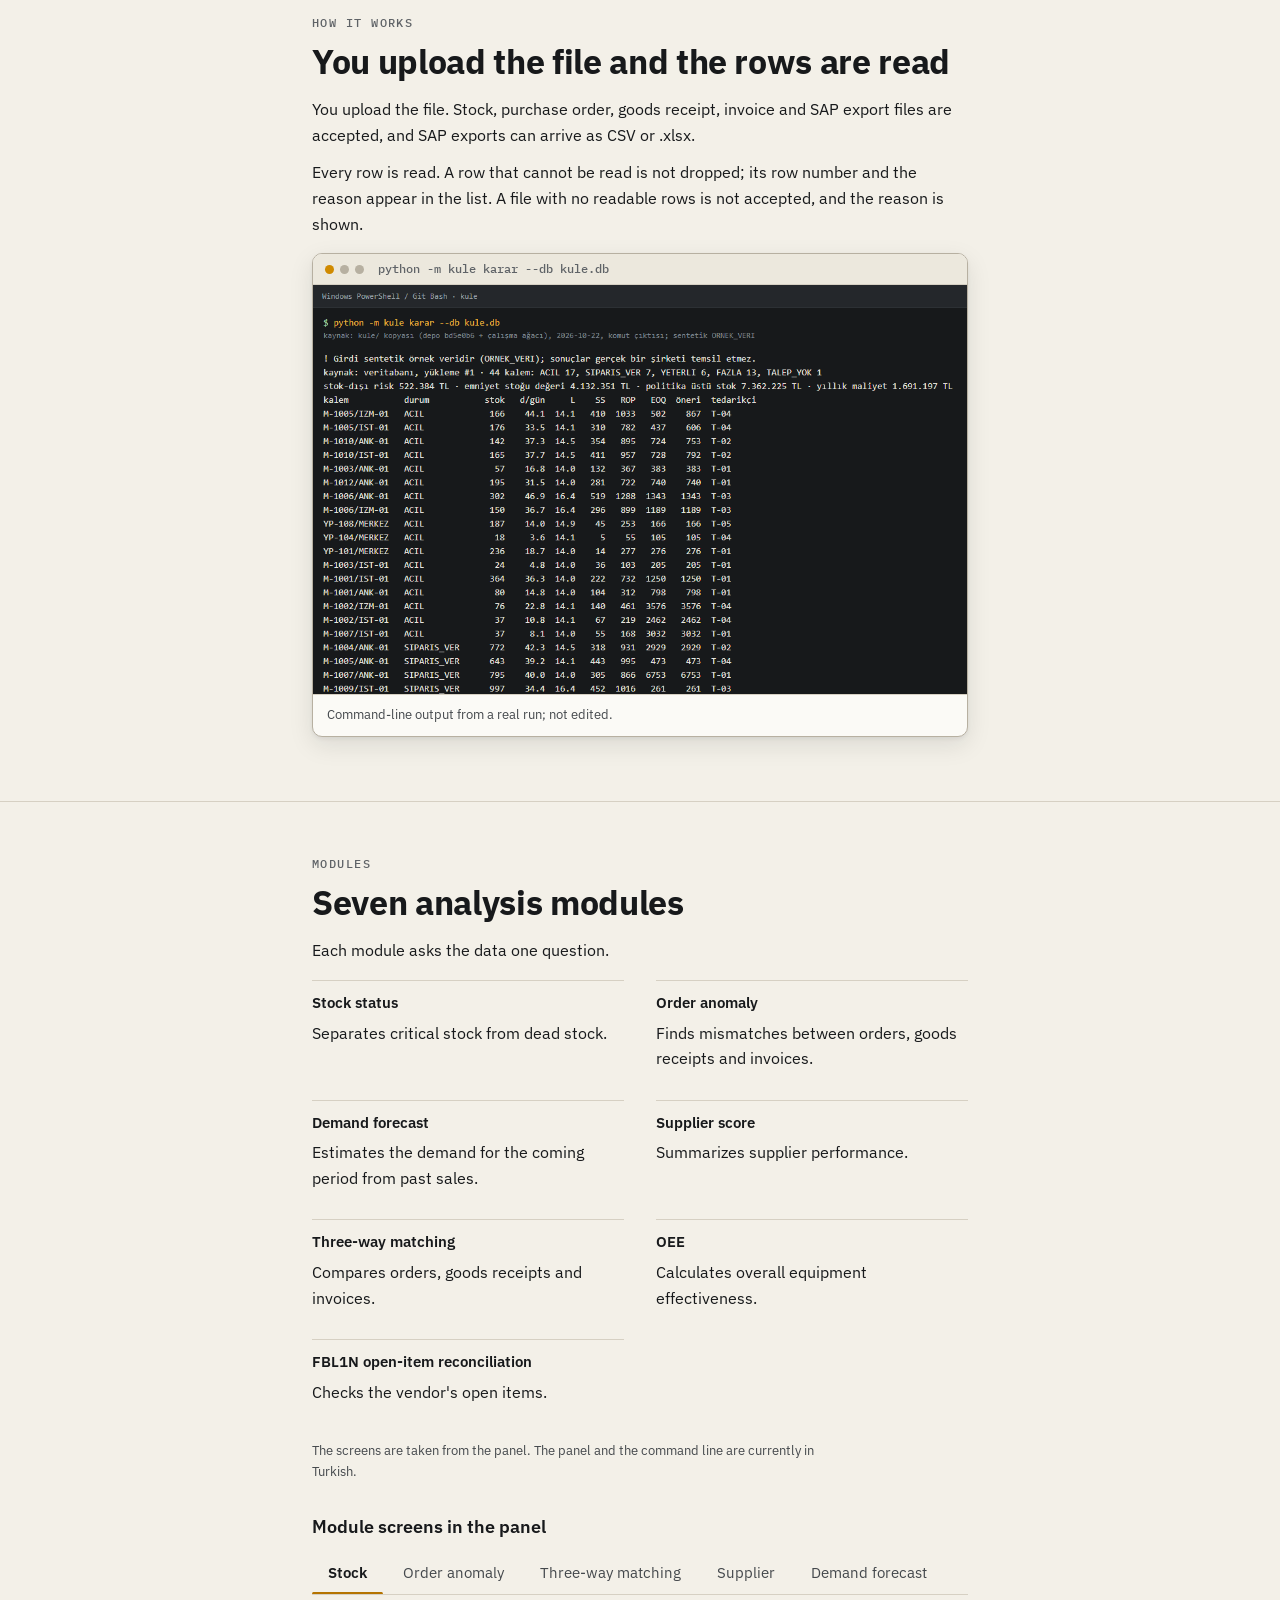
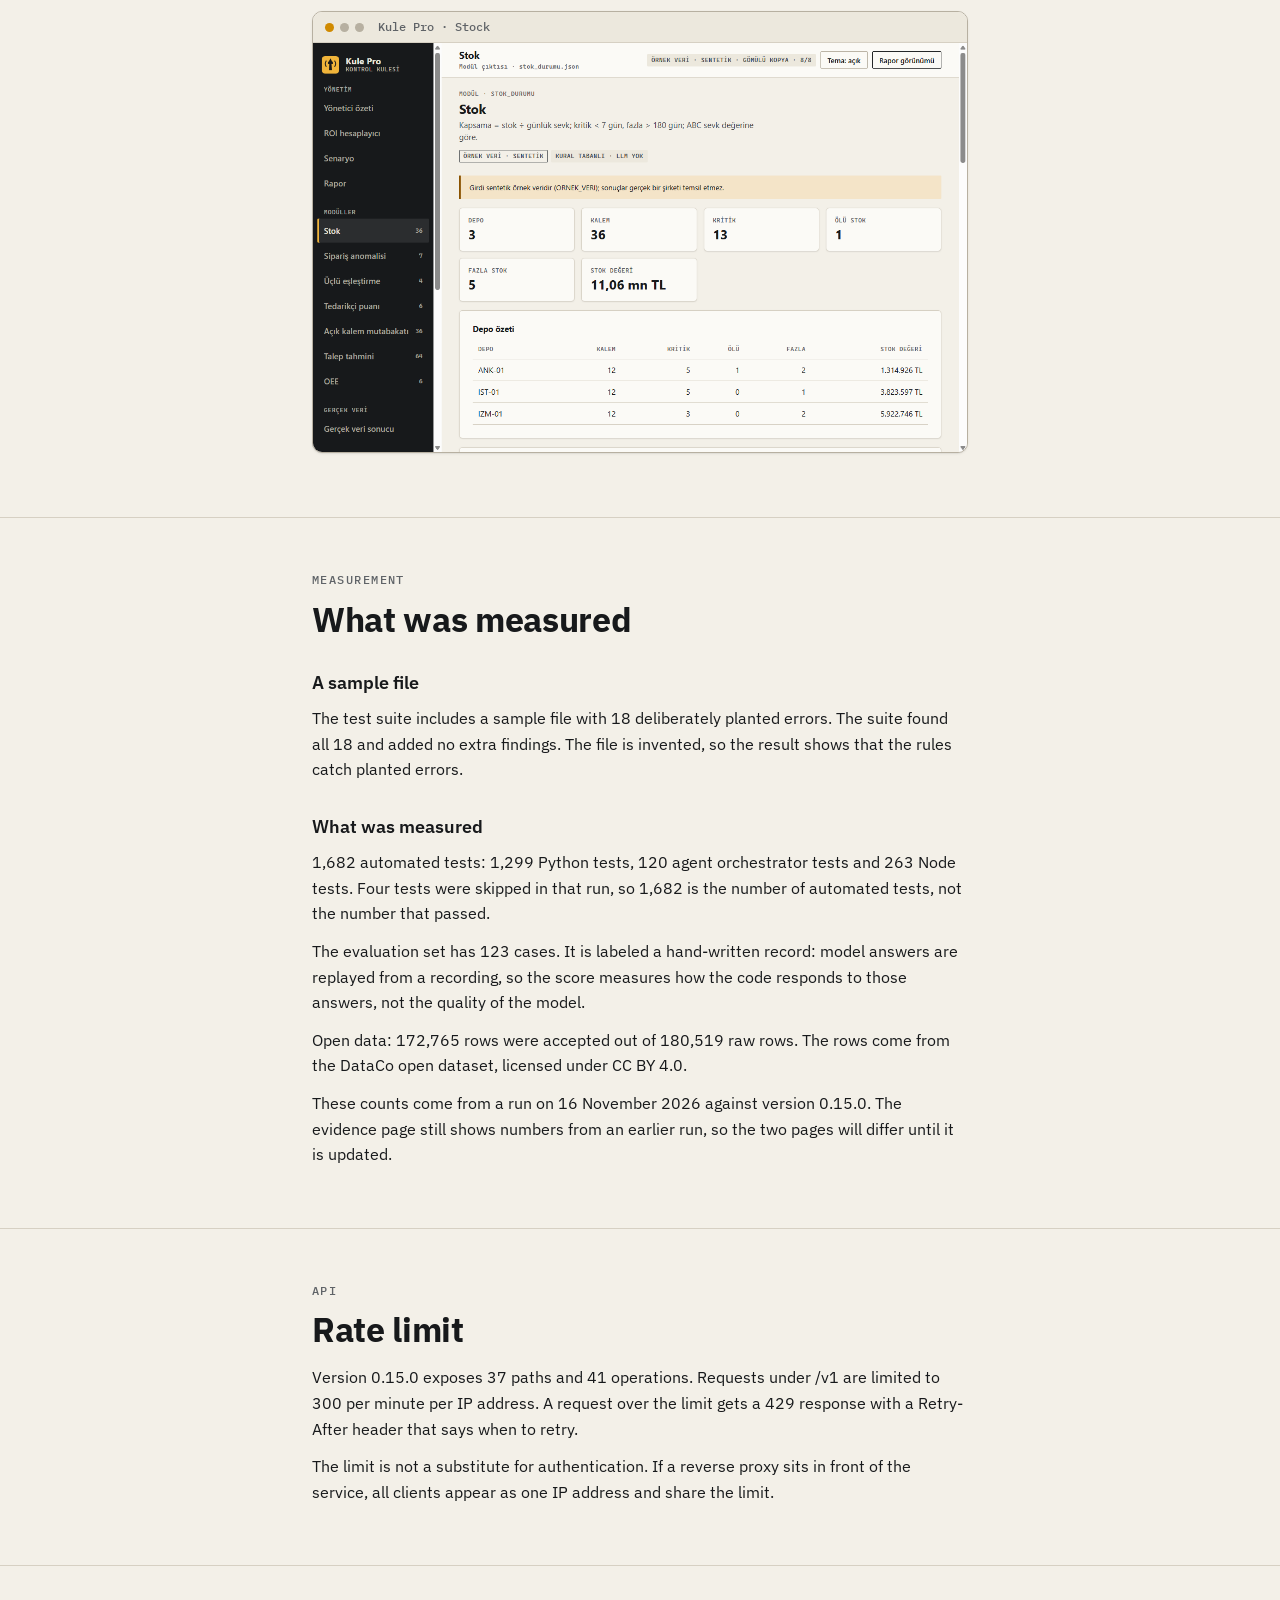
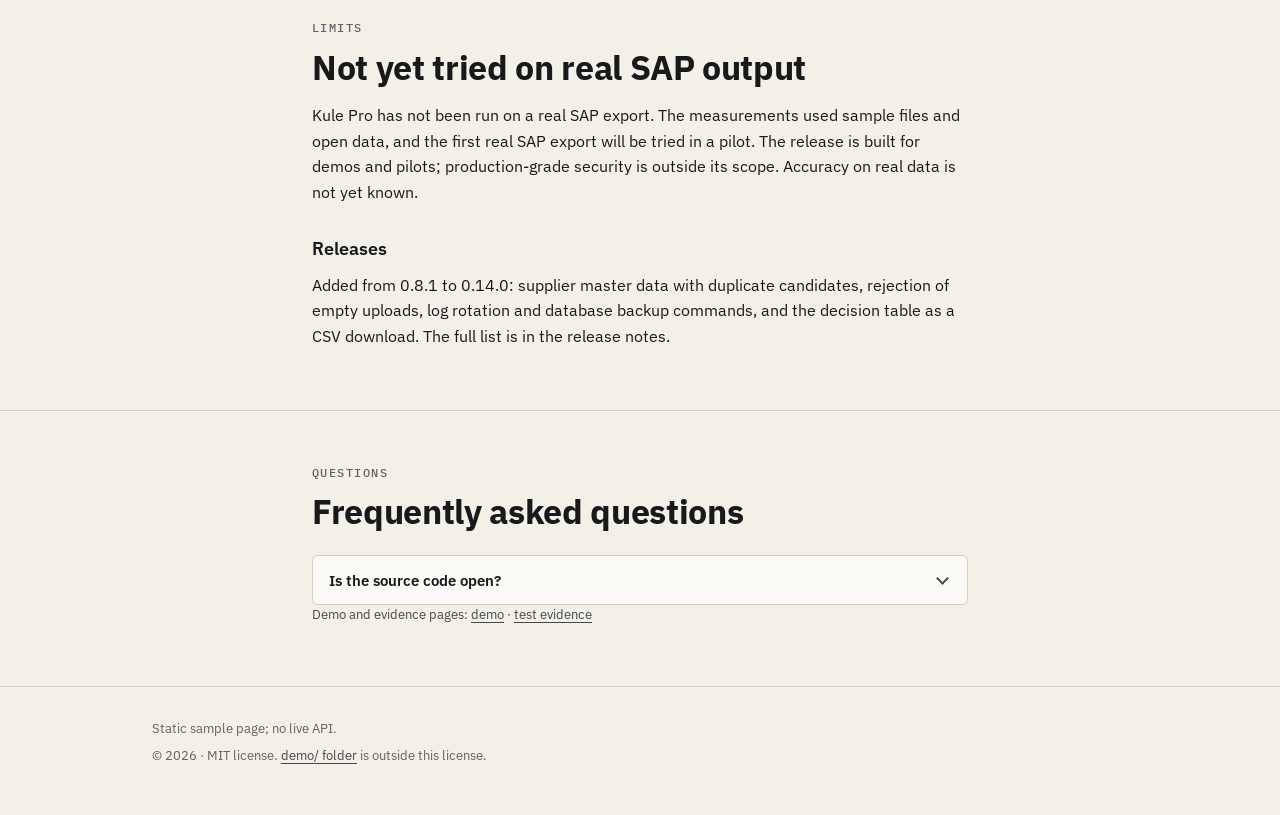
<file: portfoy/index.html>
<!doctype html>
<html lang="tr">
<head>
<meta charset="utf-8">
<meta name="viewport" content="width=device-width, initial-scale=1">
<meta name="robots" content="noindex">
<title>Kule Pro: ürün anlatımı</title>
<meta name="description" content="Kule Pro, bir işletmenin stok, sipariş, mal kabul ve fatura dosyalarını okuyup bakılacak işlerin listesini çıkarır. Ne yaptığını, nasıl okunduğunu ve sayıların nereden geldiğini anlatır.">
<link rel="icon" href="data:image/svg+xml,%3Csvg xmlns='http://www.w3.org/2000/svg' viewBox='0 0 32 32'%3E%3Crect width='32' height='32' rx='6' fill='%23f0b43a'/%3E%3Cpath d='M13 26h6l-1.2-12h-3.6zM11 14h10l-1-4h-8zM16 4l-3 6h6z' fill='%2317191b'/%3E%3C/svg%3E">
<link rel="stylesheet" href="../assets/ds/ds-tokens.css">
<link rel="stylesheet" href="../assets/ds/ds-ustbar.css">
<link rel="stylesheet" href="../assets/ds/ds-reveal.css">
<link rel="stylesheet" href="../assets/ds/ds-kart.css">
<link rel="stylesheet" href="../assets/ds/ds-sekme.css">
<link rel="stylesheet" href="../assets/site.css">
<script src="../assets/site.js"></script>
<script src="../assets/ds/ds-reveal.js"></script>
</head>
<body class="urun-sayfa">

<header class="ds-ustbar" data-ds-ustbar>
  <div class="ds-ustbar-ic">
    <a class="ds-marka" href="../index.html">Kule Pro</a>
    <nav aria-label="Bölümler">
      <a href="#sorun">Sorun</a>
      <a href="#nasil">Nasıl çalışır</a>
      <a href="#moduller">Modüller</a>
      <a href="#olcum">Ölçüm</a>
      <a href="#sinirlar">Sınırlar</a>
      <a href="#sss">Sorular</a>
    </nav>
    <div class="ust-arac">
      <button class="tema-dugme" id="tema" type="button" aria-label="Temayı değiştir" title="Temayı değiştir">
        <svg class="gunes" viewBox="0 0 16 16" aria-hidden="true"><circle cx="8" cy="8" r="3.2" fill="currentColor"/><path d="M8 1v2M8 13v2M1 8h2M13 8h2M3 3l1.4 1.4M11.6 11.6 13 13M3 13l1.4-1.4M11.6 4.4 13 3" stroke="currentColor" stroke-width="1.4" stroke-linecap="round"/></svg>
        <svg class="ay" viewBox="0 0 16 16" aria-hidden="true"><path d="M13.5 10.2A6 6 0 0 1 5.8 2.5a6 6 0 1 0 7.7 7.7z" fill="currentColor"/></svg>
      </button>
      <span id="dil-yuva"></span>
    </div>
  </div>
  <div class="ds-ilerleme" aria-hidden="true"><i></i></div>
</header>

<main>
  <section class="urun-kahraman" aria-labelledby="h-giris">
    <div class="wrap">
      <span class="ds-ust">Ürün anlatımı</span>
      <h1 id="h-giris">Kule Pro: stok, sipariş ve fatura dosyalarınızdan bakılacak işler</h1>
      <p class="lede">Kule Pro, bir işletmenin SAP dışa aktarımlarını ve tedarikçi dosyalarını alıp bakılacak işlerin listesini çıkarır. Kararı insan verir diye tasarlandı: araç her bulguyu, dayanağını ve sorumlusunu gösterir. Aşağıda dosyanın nasıl okunduğunu, her modülün ne yaptığını ve sayıların nereden geldiğini bulabilirsiniz.</p>
      <div class="dugmeler">
        <a class="dugme birincil" href="../demo/index.html">Demoyu dene <span class="ds-ok" aria-hidden="true">→</span></a>
        <a class="dugme" href="../kanit/index.html">Test kanıtını gör</a>
      </div>
      <figure class="ekran urun-ekran">
        <div class="ekran-bas"><i aria-hidden="true"></i><i aria-hidden="true"></i><i aria-hidden="true"></i><span>Kule Pro · Yönetici özeti</span></div>
        <img class="tema-acik" src="../assets/ekran/panel-ozet-acik.png" width="1200" height="750" alt="Kule Pro panelinin yönetici özeti ekranı: tutar etkisi, bağlı sermaye, kritik stok kalemi, öncelikli aksiyonlar ve risk sıralaması.">
        <img class="tema-koyu" src="../assets/ekran/panel-ozet-koyu.png" width="1200" height="750" loading="lazy" alt="Kule Pro panelinin yönetici özeti ekranı, koyu tema.">
        <figcaption>Panelden alınmış ekran. Veriler sentetik örnektir; gerçek bir şirkete ait değildir.</figcaption>
      </figure>
    </div>
  </section>

  <section class="bolum urun-bolum" id="sorun" aria-labelledby="h-sorun">
    <div class="wrap urun-metin">
      <span class="ds-ust">Sorun</span>
      <h2 id="h-sorun">Tutarsızlık ayrı tablolarda saklanır</h2>
      <p>Stok, sipariş, mal kabul ve fatura çoğu zaman ayrı tablolarda ve ayrı kişilerde tutulur. Her tablo kendi içinde doğru görünebilir; fark ancak kayıtlar yan yana konduğunda ortaya çıkar.</p>
      <p>Örneğin bir siparişle faturası miktar ya da tutar bakımından uyuşmayabilir ve bunu kimse, iki kayıt bir araya getirilene kadar görmez.</p>
    </div>
  </section>

  <section class="bolum urun-bolum" id="nasil" aria-labelledby="h-nasil">
    <div class="wrap urun-metin">
      <span class="ds-ust">Nasıl çalışır</span>
      <h2 id="h-nasil">Dosyayı yüklersiniz, satırlar okunur</h2>
      <p>Dosyayı yüklersiniz. Stok, sipariş, mal kabul, fatura ve SAP dışa aktarımları kabul edilir; SAP dışa aktarımları CSV ya da .xlsx biçiminde gelebilir.</p>
      <p>Her satır okunur. Okunamayan satır atlanmaz; satır numarası ve nedeni listede gösterilir. Hiç satır okunamayan dosya kabul edilmez ve nedeni gösterilir.</p>
      <figure class="ekran urun-ekran" data-ds-reveal>
        <div class="ekran-bas"><i aria-hidden="true"></i><i aria-hidden="true"></i><i aria-hidden="true"></i><span>python -m kule karar --db kule.db</span></div>
        <img src="../assets/ekran/cli-karar.png" width="1000" height="640" loading="lazy" alt="Komut satırında karar çıktısı: kalem, durum, stok, günlük talep, emniyet stoğu, yeniden sipariş noktası, sipariş önerisi ve tedarikçi sütunları.">
        <figcaption>Komut satırı çıktısı, gerçek bir koşudan; düzenlenmedi.</figcaption>
      </figure>
    </div>
  </section>

  <section class="bolum urun-bolum" id="moduller" aria-labelledby="h-moduller">
    <div class="wrap urun-metin">
      <span class="ds-ust">Modüller</span>
      <h2 id="h-moduller">Yedi analiz modülü</h2>
      <p>Her modül verilere bir soru sorar.</p>
      <ol class="urun-modul-liste">
        <li><h3 class="modul-ad">Stok durumu</h3><p>Kritik stoku ve ölü stoku ayırır.</p></li>
        <li><h3 class="modul-ad">Sipariş anomalisi</h3><p>Sipariş, mal kabul ve fatura arasındaki tutarsızlıkları bulur.</p></li>
        <li><h3 class="modul-ad">Talep tahmini</h3><p>Geçmiş satıştan gelecek dönemin talebini tahmin eder.</p></li>
        <li><h3 class="modul-ad">Tedarikçi skoru</h3><p>Tedarikçi performansını özetler.</p></li>
        <li><h3 class="modul-ad">Üçlü eşleştirme</h3><p>Sipariş, mal kabul ve faturayı karşılaştırır.</p></li>
        <li><h3 class="modul-ad">OEE</h3><p>Ekipman genel verimliliğini hesaplar.</p></li>
        <li><h3 class="modul-ad">FBL1N açık kalem mutabakatı</h3><p>Satıcı açık kalemlerini kontrol eder.</p></li>
      </ol>
      <p class="ikincil kucuk">Ekranlar panelden alındı. Panel ve komut satırı şu an Türkçe.</p>

      <div class="ekran-sekmeleri">
        <h3 class="figur-baslik">Panelde modül ekranları</h3>
        <div class="ds-sekmeler" data-ds-sekme data-ds-etiket="Modül ekranları">
          <section class="ds-sekme-panel">
            <h4 class="ds-sekme-baslik">Stok</h4>
            <figure class="ekran">
              <div class="ekran-bas"><i aria-hidden="true"></i><i aria-hidden="true"></i><i aria-hidden="true"></i><span>Kule Pro · Stok</span></div>
              <img class="tema-acik" src="../assets/ekran/panel-stok-acik.png" width="1200" height="750" loading="lazy" alt="Panelde stok modülü: kalemlerin kapsama günü ve KRİTİK, ÖLÜ STOK, FAZLA STOK sınıfları.">
              <img class="tema-koyu" src="../assets/ekran/panel-stok-koyu.png" width="1200" height="750" loading="lazy" alt="Panelde stok modülü, koyu tema.">
            </figure>
          </section>
          <section class="ds-sekme-panel">
            <h4 class="ds-sekme-baslik">Sipariş anomalisi</h4>
            <figure class="ekran">
              <div class="ekran-bas"><i aria-hidden="true"></i><i aria-hidden="true"></i><i aria-hidden="true"></i><span>Kule Pro · Sipariş anomalisi</span></div>
              <img class="tema-acik" src="../assets/ekran/panel-anomali-acik.png" width="1200" height="750" loading="lazy" alt="Panelde sipariş anomalisi modülü: sipariş ile mal kabul arasındaki tutarsızlıklar önem sırasıyla.">
              <img class="tema-koyu" src="../assets/ekran/panel-anomali-koyu.png" width="1200" height="750" loading="lazy" alt="Panelde sipariş anomalisi modülü, koyu tema.">
            </figure>
          </section>
          <section class="ds-sekme-panel">
            <h4 class="ds-sekme-baslik">Üçlü eşleştirme</h4>
            <figure class="ekran">
              <div class="ekran-bas"><i aria-hidden="true"></i><i aria-hidden="true"></i><i aria-hidden="true"></i><span>Kule Pro · Üçlü eşleştirme</span></div>
              <img class="tema-acik" src="../assets/ekran/panel-eslestirme-acik.png" width="1200" height="750" loading="lazy" alt="Panelde üçlü eşleştirme modülü: sipariş, irsaliye ve fatura bulguları.">
              <img class="tema-koyu" src="../assets/ekran/panel-eslestirme-koyu.png" width="1200" height="750" loading="lazy" alt="Panelde üçlü eşleştirme modülü, koyu tema.">
            </figure>
          </section>
          <section class="ds-sekme-panel">
            <h4 class="ds-sekme-baslik">Tedarikçi</h4>
            <figure class="ekran">
              <div class="ekran-bas"><i aria-hidden="true"></i><i aria-hidden="true"></i><i aria-hidden="true"></i><span>Kule Pro · Tedarikçi</span></div>
              <img class="tema-acik" src="../assets/ekran/panel-tedarikci-acik.png" width="1200" height="750" loading="lazy" alt="Panelde tedarikçi puanı: altı tedarikçinin skoru, seviyesi, zamanında teslim, red ve fiyat sapması.">
              <img class="tema-koyu" src="../assets/ekran/panel-tedarikci-koyu.png" width="1200" height="750" loading="lazy" alt="Panelde tedarikçi puanı, koyu tema.">
            </figure>
          </section>
          <section class="ds-sekme-panel">
            <h4 class="ds-sekme-baslik">Talep tahmini</h4>
            <figure class="ekran">
              <div class="ekran-bas"><i aria-hidden="true"></i><i aria-hidden="true"></i><i aria-hidden="true"></i><span>Kule Pro · Talep tahmini</span></div>
              <img class="tema-acik" src="../assets/ekran/panel-talep-acik.png" width="1200" height="750" loading="lazy" alt="Panelde talep tahmini: sekiz haftalık tahmin ve güven aralığı.">
              <img class="tema-koyu" src="../assets/ekran/panel-talep-koyu.png" width="1200" height="750" loading="lazy" alt="Panelde talep tahmini, koyu tema.">
            </figure>
          </section>
        </div>
      </div>
    </div>
  </section>

  <section class="bolum urun-bolum" id="olcum" aria-labelledby="h-olcum">
    <div class="wrap urun-metin">
      <span class="ds-ust">Ölçüm</span>
      <h2 id="h-olcum">Neyin ölçüldüğü</h2>
      <h3 class="figur-baslik">Bir örnek dosya</h3>
      <p>Test paketi, bilerek konmuş 18 hatalı bir örnek dosya içerir. Paket bu hataların 18'ini buldu ve listeye fazla bulgu eklemedi. Dosya uydurma verilerle hazırlandığı için bu sonuç, kuralların konmuş hataları yakalayabildiğini gösterir.</p>

      <h3 class="figur-baslik">Ne ölçüldü</h3>
      <p>Toplam 1682 otomatik test var: 1299 Python testi, 120 ajan orkestratörü testi ve 263 Node testi. Bu koşuda 4 test atlandı; bu yüzden 1682 rakamı otomatik test sayısıdır, geçen test sayısı olarak okunmamalıdır.</p>
      <p>Değerlendirme seti 123 vakadan oluşur. Dosya elle yazılmış kayıt olarak etiketlidir: model yanıtları kayıttan oynatılır, puan kodun bu yanıtlara verdiği tepkiyi ölçer, modelin kalitesini ölçmez.</p>
      <p>Açık veri: 180.519 ham satırdan 172.765'i kabul edildi. Satırlar DataCo açık veri setinden gelir ve veri seti CC BY 4.0 lisanslıdır.</p>
      <p>Bu sayılar 16 Kasım 2026 tarihli, 0.15.0 sürümüne ait koşudan alındı. Kanıt sayfasındaki sayılar daha eski bir koşuya ait; iki sayfa güncelleninceye kadar farklı sayılar görebilirsiniz.</p>
    </div>
  </section>

  <section class="bolum urun-bolum" id="api" aria-labelledby="h-api">
    <div class="wrap urun-metin">
      <span class="ds-ust">API</span>
      <h2 id="h-api">Hız sınırı</h2>
      <p>0.15.0 sürümünün API'si 37 yol ve 41 işlem içerir. /v1 altındaki istekler IP adresi başına dakikada 300 ile sınırlıdır. Sınırı aşan istek 429 yanıtı alır ve Retry-After başlığında ne zaman yeniden denenebileceğini görür.</p>
      <p>Bu sınır kimlik doğrulamanın yerine geçmez. Önünde bir ters vekil sunucu varsa bütün istemciler tek IP olarak görünür ve sınır hepsine birlikte uygulanır.</p>
    </div>
  </section>

  <section class="bolum urun-bolum" id="sinirlar" aria-labelledby="h-sinirlar">
    <div class="wrap urun-metin">
      <span class="ds-ust">Sınırlar</span>
      <h2 id="h-sinirlar">Gerçek SAP çıktısıyla henüz denenmedi</h2>
      <p>Ölçümler örnek dosyalar ve açık veriyle yapıldı; ilk gerçek SAP çıktısını pilot kullanımda deneyeceğiz. Sürüm demo ve pilot için tasarlandı; üretim düzeyinde güvenlik bu sürümün kapsamı dışında. Gerçek veride doğruluk oranı henüz bilinmiyor.</p>

      <h3 class="figur-baslik">Sürümler</h3>
      <p>0.8.1'den 0.14.0'a kadar eklenenler: satıcı ana verisi ve mükerrer satıcı adayları, boş yüklemenin reddi, günlük dosyası ve veritabanı yedekleme komutları, karar tablosunun CSV olarak indirilmesi. Tam liste sürüm notlarında.</p>
    </div>
  </section>

  <section class="bolum urun-bolum" id="sss" aria-labelledby="h-sss">
    <div class="wrap urun-metin">
      <span class="ds-ust">Sorular</span>
      <h2 id="h-sss">Sık sorulan sorular</h2>
      <div class="sss">
        <details class="ds-akordiyon"><summary>Kaynak kodu açık mı?</summary><div class="ds-akordiyon-ic"><p>Hayır. Ürünün kaynak kodu paylaşılmıyor. Bu sitede test sonuçları, sayılar ve doğrulama dosyaları yer alır.</p></div></details>
      </div>
      <p class="ikincil kucuk">Demo ve kanıt sayfaları: <a href="../demo/index.html">demo</a> · <a href="../kanit/index.html">test kanıtı</a></p>
    </div>
  </section>
</main>

<footer class="alt">
  <div class="wrap">
    <span>Statik örnek sayfa; canlı API yok.</span>
    <span>© 2026 · MIT lisansı. <a href="../demo/LICENSE.txt">demo/ klasörü</a> bu lisansın dışındadır.</span>
  </div>
</footer>

<script src="../assets/ds/ds-sekme.js"></script>
<script src="../assets/ds/ds-ustbar.js"></script>
<script src="../assets/i18n-urun.js"></script>
<script src="../assets/i18n.js"></script>
</body>
</html>
</file>
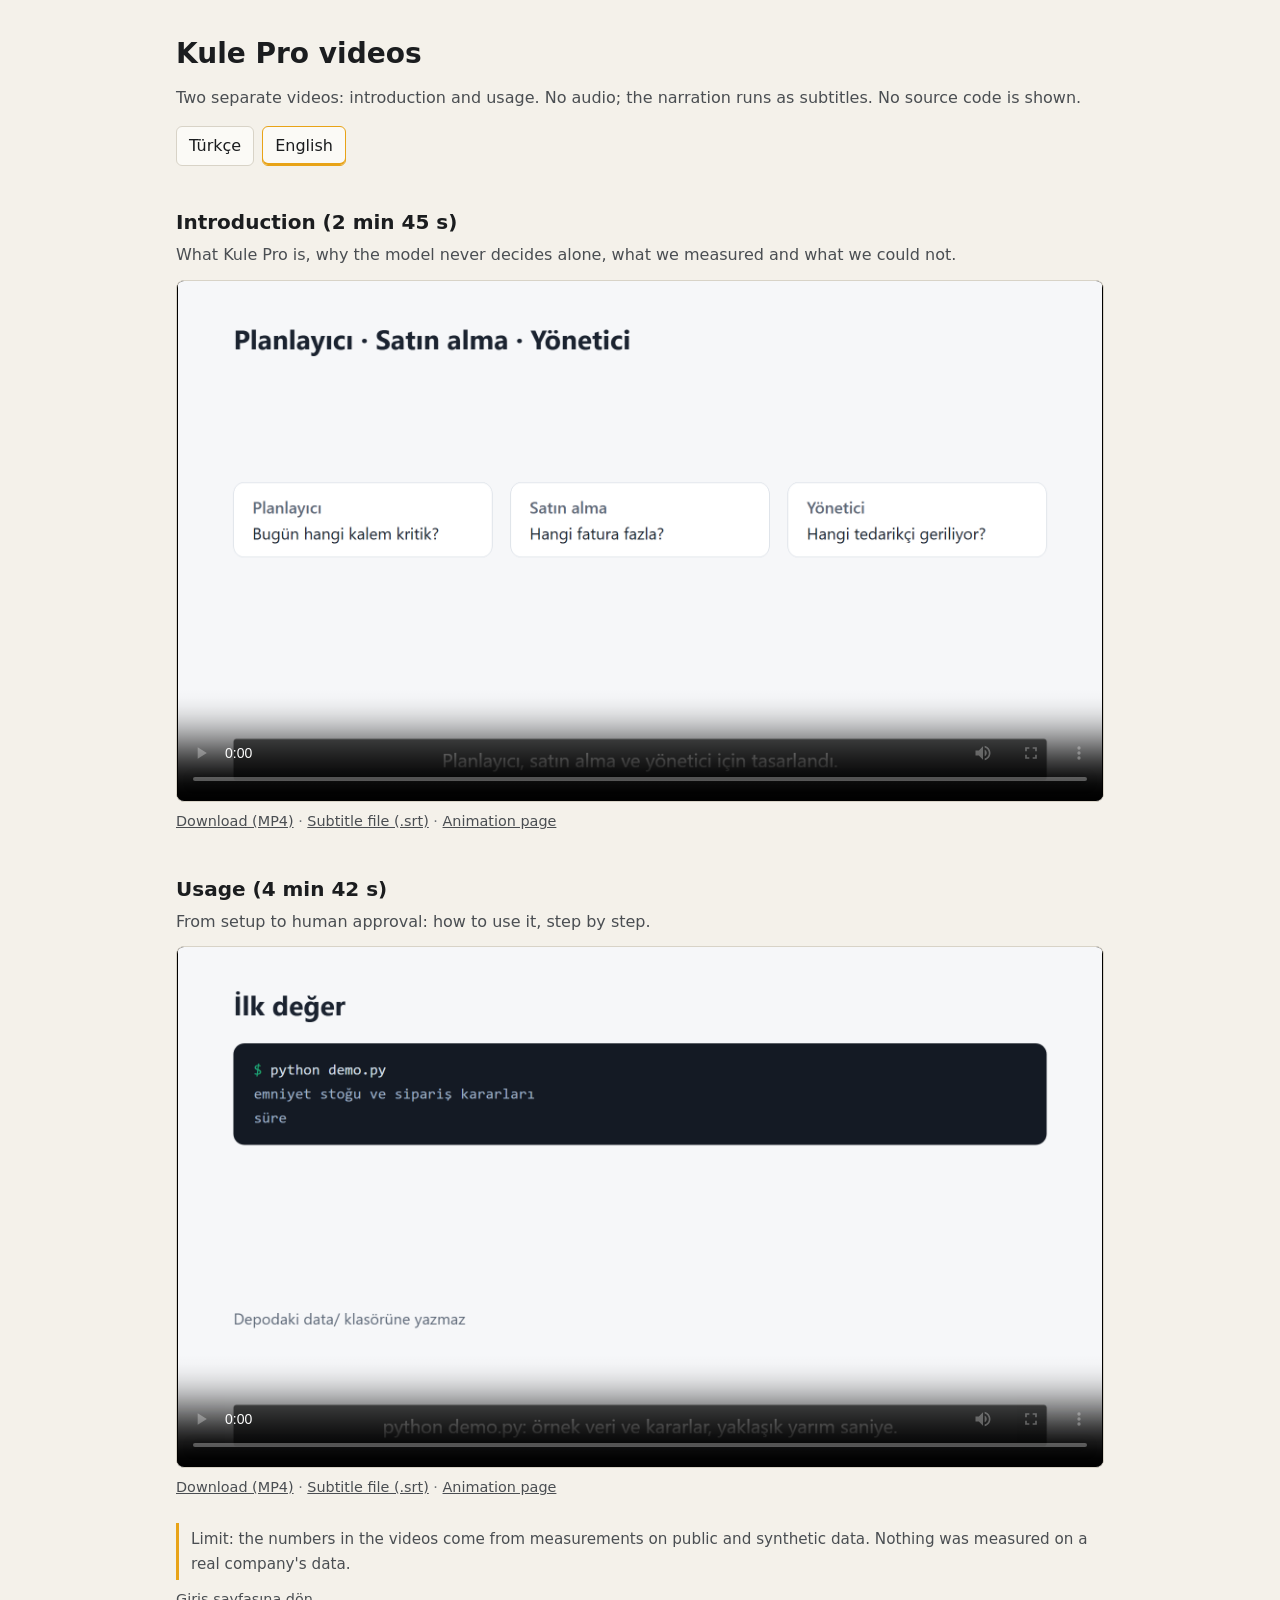
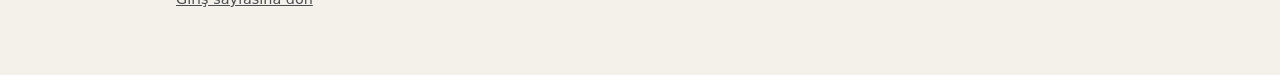
<file: video/index.html>
<!doctype html>
<html lang="tr">
<head>
<meta charset="utf-8">
<meta name="viewport" content="width=device-width, initial-scale=1">
<meta name="robots" content="noindex">
<title>Kule Pro videoları</title>
<meta name="description" content="Kule Pro tanıtım ve kullanım videoları: TR ve EN altyazılı, sesi yok, kaynak kodu gösterilmez.">
<style>
:root {
  --paper: #f4f1ea; --surface: #fbfaf6; --ink: #1b1d1f; --ink-2: #4a4e52; --ink-3: #6f7377;
  --rule: #d8d3c7; --accent: #e8a317; --signal: #1f6f5c;
  --sans: "IBM Plex Sans", system-ui, -apple-system, "Segoe UI", sans-serif;
  color-scheme: light;
}
@media (prefers-color-scheme: dark) {
  :root:not([data-theme="light"]) {
    --paper: #141517; --surface: #1b1d20; --ink: #ecebe6; --ink-2: #b9bab4; --ink-3: #8e908b;
    --rule: #2e3034; --accent: #f0b43a; --signal: #6cc3a3; color-scheme: dark;
  }
}
:root[data-theme="dark"] {
  --paper: #141517; --surface: #1b1d20; --ink: #ecebe6; --ink-2: #b9bab4; --ink-3: #8e908b;
  --rule: #2e3034; --accent: #f0b43a; --signal: #6cc3a3; color-scheme: dark;
}
* { box-sizing: border-box; }
body { margin: 0; background: var(--paper); color: var(--ink); font: 400 16px/1.6 var(--sans); overflow-x: hidden; }
main { max-width: 960px; margin: 0 auto; padding: 32px 16px 64px; }
h1 { font-size: 1.75rem; margin: 0 0 8px; }
h2 { font-size: 1.25rem; margin: 40px 0 4px; }
p { margin: 0 0 12px; color: var(--ink-2); }
.bar { display: flex; flex-wrap: wrap; gap: 8px; align-items: center; margin: 16px 0 0; }
button, .lnk { font: inherit; background: var(--surface); color: var(--ink); border: 1px solid var(--rule); border-radius: 6px; padding: 6px 12px; cursor: pointer; text-decoration: none; }
button[aria-pressed="true"] { border-color: var(--accent); box-shadow: inset 0 -2px 0 var(--accent); }
video { width: 100%; aspect-ratio: 16 / 9; background: #000; border: 1px solid var(--rule); border-radius: 8px; display: block; }
.meta { font-size: .9rem; color: var(--ink-3); margin: 8px 0 0; }
.meta a { color: var(--ink-2); }
.note { border-left: 3px solid var(--accent); padding: 4px 12px; margin: 24px 0 0; color: var(--ink-2); font-size: .95rem; }
@media (max-width: 600px) { h1 { font-size: 1.4rem; } }
</style>
</head>
<body>
<main>
  <h1 id="baslik">Kule Pro videoları</h1>
  <p id="alt">İki ayrı video: tanıtım ve kullanım. Sesi yok; anlatım altyazı olarak akar. Kaynak kod gösterilmez.</p>
  <div class="bar" role="group" aria-label="Dil">
    <button type="button" id="tr" aria-pressed="true">Türkçe</button>
    <button type="button" id="en" aria-pressed="false">English</button>
  </div>

  <h2 id="h-tanitim">Tanıtım (2 dk 45 sn)</h2>
  <p id="p-tanitim">Kule Pro nedir, model neden tek başına karar vermez, neyi ölçtük, neyi ölçemedik.</p>
  <video id="v-tanitim" controls preload="metadata" poster="tanitim/poster.png"></video>
  <p class="meta" id="m-tanitim"></p>

  <h2 id="h-kullanim">Kullanım (4 dk 42 sn)</h2>
  <p id="p-kullanim">Kurulumdan insan onayına: adım adım nasıl kullanılır.</p>
  <video id="v-kullanim" controls preload="metadata" poster="kullanim/poster.png"></video>
  <p class="meta" id="m-kullanim"></p>

  <p class="note" id="not">Sınır: Videodaki sayılar herkese açık ve sentetik verilerle yapılan ölçümlerdir. Gerçek bir firmanın verisiyle ölçülmedi.</p>
  <p class="meta"><a href="../">Giriş sayfasına dön</a></p>
</main>
<script>
(function () {
  var T = {
    tr: { baslik: "Kule Pro videoları", alt: "İki ayrı video: tanıtım ve kullanım. Sesi yok; anlatım altyazı olarak akar. Kaynak kod gösterilmez.",
      ht: "Tanıtım (2 dk 45 sn)", pt: "Kule Pro nedir, model neden tek başına karar vermez, neyi ölçtük, neyi ölçemedik.",
      hk: "Kullanım (4 dk 42 sn)", pk: "Kurulumdan insan onayına: adım adım nasıl kullanılır.",
      not: "Sınır: Videodaki sayılar herkese açık ve sentetik verilerle yapılan ölçümlerdir. Gerçek bir firmanın verisiyle ölçülmedi.",
      dl: "İndir", st: "Altyazı dosyası", anim: "Animasyon sayfası" },
    en: { baslik: "Kule Pro videos", alt: "Two separate videos: introduction and usage. No audio; the narration runs as subtitles. No source code is shown.",
      ht: "Introduction (2 min 45 s)", pt: "What Kule Pro is, why the model never decides alone, what we measured and what we could not.",
      hk: "Usage (4 min 42 s)", pk: "From setup to human approval: how to use it, step by step.",
      not: "Limit: the numbers in the videos come from measurements on public and synthetic data. Nothing was measured on a real company's data.",
      dl: "Download", st: "Subtitle file", anim: "Animation page" }
  };
  function set(lang) {
    var t = T[lang];
    document.documentElement.lang = lang;
    document.getElementById("baslik").textContent = t.baslik;
    document.getElementById("alt").textContent = t.alt;
    document.getElementById("h-tanitim").textContent = t.ht;
    document.getElementById("p-tanitim").textContent = t.pt;
    document.getElementById("h-kullanim").textContent = t.hk;
    document.getElementById("p-kullanim").textContent = t.pk;
    document.getElementById("not").textContent = t.not;
    ["tanitim", "kullanim"].forEach(function (ad) {
      var v = document.getElementById("v-" + ad);
      var pos = 0;
      try { pos = v.currentTime || 0; } catch (e) {}
      v.innerHTML = "";
      v.src = ad + "/" + ad + "-" + lang + ".mp4";
      var tr = document.createElement("track");
      tr.kind = "subtitles"; tr.srclang = lang; tr.label = lang === "tr" ? "Türkçe" : "English";
      tr.src = ad + "/" + ad + "-" + lang + ".vtt"; tr.default = true;
      v.appendChild(tr);
      try { v.addEventListener("loadedmetadata", function f() { v.currentTime = pos; v.removeEventListener("loadedmetadata", f); }); } catch (e) {}
      document.getElementById("m-" + ad).innerHTML =
        '<a href="' + ad + "/" + ad + "-" + lang + '.mp4" download>' + t.dl + ' (MP4)</a> · ' +
        '<a href="' + ad + "/" + ad + "-" + lang + '.srt">' + t.st + ' (.srt)</a> · ' +
        '<a href="' + ad + '/?lang=' + lang + '">' + t.anim + '</a>';
    });
    document.getElementById("tr").setAttribute("aria-pressed", lang === "tr");
    document.getElementById("en").setAttribute("aria-pressed", lang === "en");
    try { localStorage.setItem("kule-video-dil", lang); } catch (e) {}
  }
  document.getElementById("tr").onclick = function () { set("tr"); };
  document.getElementById("en").onclick = function () { set("en"); };
  var ilk = (navigator.language || "").slice(0, 2) === "en" ? "en" : "tr";
  try { var kayit = localStorage.getItem("kule-video-dil"); if (kayit === "tr" || kayit === "en") ilk = kayit; } catch (e) {}
  set(ilk);
})();
</script>
</body>
</html>
</file>
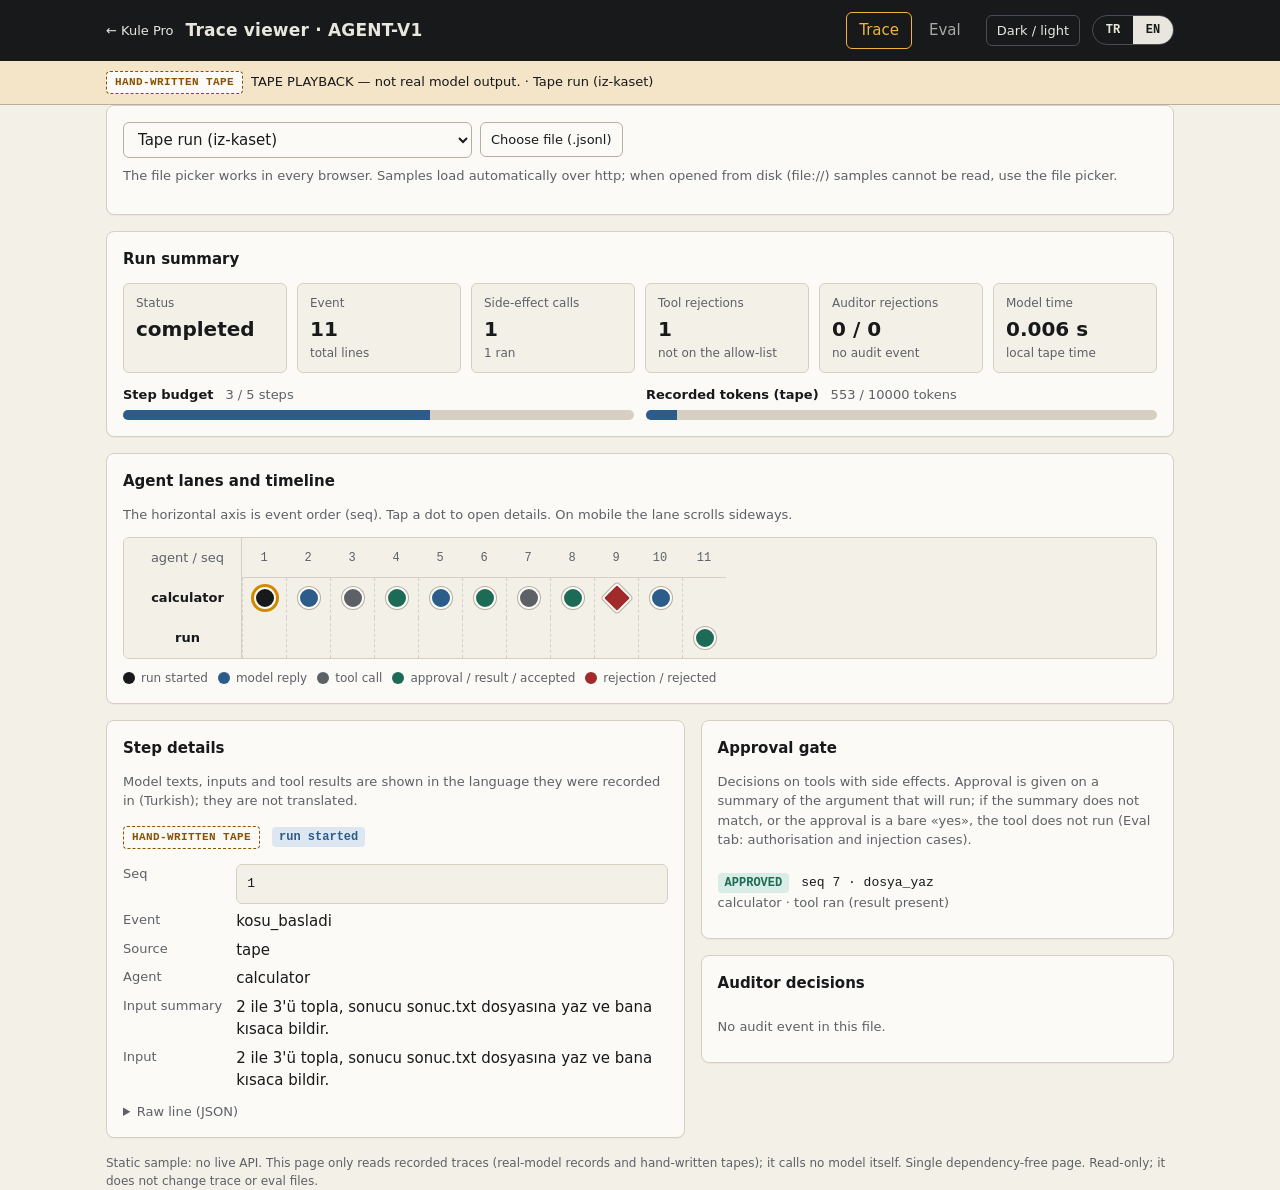
<file: ajan-orkestrasyon/iz-goruntuleyici/index.html>
<!doctype html>
<html lang="tr">
<head>
<meta charset="utf-8">
<meta name="viewport" content="width=device-width, initial-scale=1">
<meta name="robots" content="noindex">
<title>İz görüntüleyici</title>
<link rel="icon" href="data:image/svg+xml,%3Csvg xmlns='http://www.w3.org/2000/svg' viewBox='0 0 32 32'%3E%3Crect width='32' height='32' rx='6' fill='%23f0b43a'/%3E%3Cpath d='M6 9h20v3H6zM6 16h14v3H6zM6 23h9v3H6z' fill='%2317191b'/%3E%3C/svg%3E">
<style>
:root{
  --paper:#f3f0e8; --surface:#fbfaf6; --ink:#17191b; --muted:#5d6166;
  --rule:#d6d0c3; --rule-strong:#b7b0a1; --accent:#d08a00; --accent-ink:#7a4e00;
  --ok:#1d6b57; --ok-soft:#d9ece5; --wait:#8a5200; --wait-soft:#f4e4c8;
  --bad:#a12a2a; --bad-soft:#f5dcd9; --info:#2b5c8a; --info-soft:#dce7f2;
  --nav:#17191b; --nav-ink:#e9e6de; --nav-active:#f0b43a;
  --sans:"IBM Plex Sans",system-ui,-apple-system,"Segoe UI",sans-serif;
  --mono:"IBM Plex Mono",ui-monospace,"Cascadia Mono",Consolas,monospace;
}
@media (prefers-color-scheme: dark){
  :root:not([data-theme="light"]){
    --paper:#121315; --surface:#1a1c1f; --ink:#eceae4; --muted:#9aa0a6;
    --rule:#34373c; --rule-strong:#4a4e54; --accent:#f0b43a; --accent-ink:#f0b43a;
    --ok:#5fb89c; --ok-soft:#173a31; --wait:#e0a84a; --wait-soft:#3a2d14;
    --bad:#e07a72; --bad-soft:#3d1d1b; --info:#8db8e3; --info-soft:#1b2e42;
    --nav:#0c0d0e; --nav-ink:#eceae4; --nav-active:#f0b43a;
  }
}
:root[data-theme="dark"]{
  --paper:#121315; --surface:#1a1c1f; --ink:#eceae4; --muted:#9aa0a6;
  --rule:#34373c; --rule-strong:#4a4e54; --accent:#f0b43a; --accent-ink:#f0b43a;
  --ok:#5fb89c; --ok-soft:#173a31; --wait:#e0a84a; --wait-soft:#3a2d14;
  --bad:#e07a72; --bad-soft:#3d1d1b; --info:#8db8e3; --info-soft:#1b2e42;
  --nav:#0c0d0e; --nav-ink:#eceae4; --nav-active:#f0b43a;
}
*{box-sizing:border-box}
html,body{margin:0;background:var(--paper);color:var(--ink)}
body{font:15px/1.5 var(--sans);min-height:100vh;overflow-x:hidden}
button,select,input{font:inherit;color:inherit}
.wrap{max-width:1100px;margin:0 auto;padding:0 16px}

/* üst çubuk */
header.top{background:var(--nav);color:var(--nav-ink)}
header.top .wrap{display:flex;align-items:center;gap:12px;flex-wrap:wrap;padding-top:12px;padding-bottom:12px}
header.top h1{font-size:17px;margin:0;font-weight:600;letter-spacing:.2px;margin-right:auto}
.tabs{display:flex;gap:4px}
.tab{background:transparent;border:1px solid transparent;border-radius:6px;padding:6px 12px;cursor:pointer;color:var(--nav-ink);opacity:.7}
.tab[aria-selected="true"]{opacity:1;border-color:var(--nav-active);color:var(--nav-active)}
.geri{color:var(--nav-ink-2);font-size:13px;text-decoration:none;white-space:nowrap}
.geri:hover{color:var(--nav-ink)}
#lang-switch.yuvada{border-color:#4a4e54;background:transparent}
#lang-switch.yuvada button{color:var(--nav-ink);padding:6px 10px;min-height:32px;box-sizing:border-box}
#lang-switch.yuvada button[aria-pressed=true]{background:var(--nav-ink);color:var(--nav)}
.iconbtn{background:transparent;border:1px solid #4a4e54;border-radius:6px;padding:5px 10px;cursor:pointer;color:var(--nav-ink);font-size:13px}

/* dürüstlük şeridi */
.honest{background:var(--wait-soft);border-bottom:1px solid var(--rule-strong);color:var(--ink)}
.honest .wrap{padding-top:10px;padding-bottom:10px;display:flex;flex-wrap:wrap;gap:8px;align-items:center}
.honest strong{font-weight:600}
.tag{display:inline-block;font:600 11px/1 var(--mono);letter-spacing:.4px;text-transform:uppercase;padding:5px 8px;border-radius:4px;border:1px solid currentColor;white-space:nowrap}
.tag.elle{color:var(--wait);background:var(--surface);border-style:dashed}
.tag.gercek{color:#fff;background:#1d6b57;border-color:#1d6b57}
.tag.kod{color:var(--muted);background:var(--surface);border-color:var(--rule-strong)}
@media (prefers-color-scheme: dark){:root:not([data-theme="light"]) .tag.gercek{color:#0c0d0e;background:#5fb89c;border-color:#5fb89c}}
:root[data-theme="dark"] .tag.gercek{color:#0c0d0e;background:#5fb89c;border-color:#5fb89c}
.tag.kaset{color:var(--accent-ink);background:var(--surface)}
.tag.yok{color:var(--bad);background:var(--surface)}

main{padding:16px 0 48px}
section.card{background:var(--surface);border:1px solid var(--rule);border-radius:8px;padding:16px;margin-bottom:16px;box-shadow:0 1px 0 rgba(23,25,27,.04)}
section.card > h2{font-size:15px;margin:0 0 12px;font-weight:600}
.muted{color:var(--muted)}
.small{font-size:13px}
.mono{font-family:var(--mono);font-size:13px}
.row{display:flex;gap:12px;flex-wrap:wrap;align-items:center}

.picker{display:flex;gap:8px;flex-wrap:wrap;align-items:center;width:100%}
select,.filebtn{background:var(--surface);border:1px solid var(--rule-strong);border-radius:6px;padding:7px 10px;max-width:100%}
.filebtn{cursor:pointer}
.filebtn input{display:none}

.cards{display:grid;grid-template-columns:repeat(auto-fit,minmax(150px,1fr));gap:10px}
.stat{border:1px solid var(--rule);border-radius:6px;padding:10px 12px;background:var(--paper)}
.stat .k{font-size:12px;color:var(--muted)}
.stat .v{font-size:20px;font-weight:600;margin-top:2px;word-break:break-word}
.stat .s{font-size:12px;color:var(--muted)}

.bar{height:10px;background:var(--rule);border-radius:5px;overflow:hidden;margin-top:6px}
.bar > i{display:block;height:100%;background:var(--info)}
.bar.warn > i{background:var(--wait)}
.bar.over > i{background:var(--bad)}
.budgets{display:grid;grid-template-columns:repeat(auto-fit,minmax(220px,1fr));gap:12px;margin-top:12px}

.badge{display:inline-block;font:600 12px/1 var(--mono);padding:4px 7px;border-radius:4px;white-space:nowrap}
.b-ok{background:var(--ok-soft);color:var(--ok)}
.b-bad{background:var(--bad-soft);color:var(--bad)}
.b-wait{background:var(--wait-soft);color:var(--wait)}
.b-info{background:var(--info-soft);color:var(--info)}
.b-muted{background:var(--rule);color:var(--ink)}

/* ajan şeridi */
.lanes-wrap{overflow-x:auto;border:1px solid var(--rule);border-radius:6px;background:var(--paper)}
.lanes{display:grid;min-width:max-content;align-items:center}
.lanes > div{height:40px;display:flex;align-items:center;justify-content:center}
.lane-h,.lane-name{justify-content:flex-start;padding-left:10px;font-size:13px;color:var(--muted);position:sticky;left:0;background:var(--paper);z-index:1;border-right:1px solid var(--rule)}
.lane-name{color:var(--ink);font-weight:600}
.idx{font:12px var(--mono);color:var(--muted);border-bottom:1px solid var(--rule)}
.cell{border-left:1px dashed var(--rule)}
.dot{width:22px;height:22px;border-radius:50%;border:2px solid var(--surface);cursor:pointer;padding:0;background:var(--muted);box-shadow:0 0 0 1px var(--rule-strong)}
.dot:focus-visible{outline:2px solid var(--accent);outline-offset:2px}
.dot.on{box-shadow:0 0 0 3px var(--accent)}
.k-start{background:var(--ink)}
.k-model{background:var(--info)}
.k-call{background:var(--muted)}
.k-ok{background:var(--ok)}
.k-bad{background:var(--bad);border-radius:3px;transform:rotate(45deg)}
.k-wait{background:var(--wait)}
.k-other{background:var(--rule-strong)}
.legend{display:flex;flex-wrap:wrap;gap:10px;margin-top:10px;font-size:12px;color:var(--muted)}
.legend span{display:inline-flex;align-items:center;gap:6px}
.legend i{width:12px;height:12px;border-radius:50%;display:inline-block}

/* ayrıntı */
.detail dl{display:grid;grid-template-columns:max-content 1fr;gap:6px 14px;margin:0}
.detail dt{color:var(--muted);font-size:13px}
.detail dd{margin:0;min-width:0;word-break:break-word}
pre{font:13px/1.45 var(--mono);background:var(--paper);border:1px solid var(--rule);border-radius:6px;padding:10px;margin:0;white-space:pre-wrap;word-break:break-word;max-height:260px;overflow:auto}
details summary{cursor:pointer;color:var(--muted);font-size:13px;margin-top:10px}

/* iki sütun → tek sütun */
.grid2{display:grid;grid-template-columns:1fr;gap:16px}
@media (min-width:860px){.grid2{grid-template-columns:1.1fr .9fr}}

ul.plain{list-style:none;padding:0;margin:0}
ul.plain li{padding:10px 0;border-bottom:1px solid var(--rule)}
ul.plain li:last-child{border-bottom:0}

/* eval kartları */
.vaka{border:1px solid var(--rule);border-radius:6px;padding:12px;margin-bottom:10px;background:var(--paper)}
.vaka.acik{border-left:4px solid var(--wait)}
.vaka .ad{font:600 13px var(--mono);word-break:break-all}
.vaka dl{display:grid;grid-template-columns:max-content 1fr;gap:4px 12px;margin:8px 0 0;font-size:13px}
.vaka dt{color:var(--muted)}
.vaka dd{margin:0;word-break:break-word}
.note{font-size:13px;color:var(--muted);margin-top:8px}

.alert{border:1px solid var(--rule-strong);border-radius:6px;padding:12px;background:var(--wait-soft)}
footer{color:var(--muted);font-size:12px;padding:8px 0 32px}
[hidden]{display:none!important}
</style>
</head>
<body>

<header class="top">
  <div class="wrap">
    <a class="geri" href="../../portfoy/index.html">← Kule Pro</a>
    <h1>İz görüntüleyici · AJAN-V1</h1>
    <nav class="tabs" role="tablist" aria-label="Görünüm">
      <button class="tab" role="tab" id="t-iz" aria-controls="p-iz" aria-selected="true">İz</button>
      <button class="tab" role="tab" id="t-eval" aria-controls="p-eval" aria-selected="false">Eval</button>
    </nav>
    <button class="iconbtn" id="tema" type="button" aria-label="Temayı değiştir">Koyu / açık</button>
    <span id="dil-yuva"></span>
  </div>
</header>

<div class="honest" id="serit" role="status">
  <div class="wrap">
    <span class="tag yok" id="etiket">KAYNAK YÜKLENMEDİ</span>
    <span id="etiket-metin" class="small">Bir iz dosyası seç ya da örneklerden birini aç.</span>
  </div>
</div>

<main class="wrap">

  <!-- İZ -->
  <div id="p-iz" role="tabpanel" aria-labelledby="t-iz">
    <section class="card">
      <div class="picker">
        <select id="ornek" aria-label="Örnek iz dosyası">
          <option value="">— örnek iz seç —</option>
        </select>
        <label class="filebtn small">Dosya seç (.jsonl)
          <input type="file" id="iz-dosya" accept=".jsonl,.json,.txt">
        </label>
      </div>
      <p class="note" id="iz-not">Dosya seçici her tarayıcıda çalışır. http ile açıldığında örnekler otomatik okunur; dosyadan (file://) açılışta örnekler okunamaz, dosya seçiciyi kullan.</p>
    </section>

    <div id="iz-hata" class="alert" hidden></div>

    <div id="iz-icerik" hidden>
      <section class="card">
        <h2>Koşu özeti</h2>
        <div class="cards" id="ozet-kartlar"></div>
        <div class="budgets" id="butce"></div>
      </section>

      <section class="card">
        <h2>Ajan şeridi ve zaman çizelgesi</h2>
        <p class="note">Yatay eksen olay sırası (sıra). Bir noktaya dokunursan ayrıntı açılır. Mobilde şerit yana kayar.</p>
        <div id="serit-alan"></div>
        <div class="legend" aria-hidden="false">
          <span><i class="k-start"></i>koşu başladı</span>
          <span><i class="k-model"></i>model yanıtı</span>
          <span><i class="k-call"></i>araç çağrısı</span>
          <span><i class="k-ok"></i>onay / sonuç / kabul</span>
          <span><i class="k-bad"></i>red / reddedildi</span>
        </div>
      </section>

      <div class="grid2">
        <section class="card detail" id="ayrinti-kart" aria-live="polite">
          <h2>Adım ayrıntısı</h2>
          <p class="note">Model metinleri, girdiler ve araç sonuçları kaydedildikleri dilde (Türkçe) gösterilir; çevrilmez.</p>
          <div id="ayrinti"></div>
        </section>
        <div>
          <section class="card">
            <h2>Onay kapısı</h2>
            <p class="note">Yan etkili araçların kararı. Onay, çalıştırılacak argümanın özetiyle verilir; özet tutmazsa ya da onay yalnız «evet» ise araç çalışmaz (Eval sekmesi: yetki ve enjeksiyon vakaları).</p>
            <ul class="plain" id="kapi"></ul>
          </section>
          <section class="card">
            <h2>Denetçi kararları</h2>
            <ul class="plain" id="denetim"></ul>
          </section>
        </div>
      </div>
    </div>
  </div>

  <!-- EVAL -->
  <div id="p-eval" role="tabpanel" aria-labelledby="t-eval" hidden>
    <section class="card">
      <div class="picker">
        <label class="filebtn small">Eval sonucu (eval-sonuc.json)
          <input type="file" id="eval-dosya" accept=".json">
        </label>
        <label class="filebtn small">Taban (taban.json)
          <input type="file" id="taban-dosya" accept=".json">
        </label>
      </div>
      <p class="note" id="eval-not">Veri yüklenmediyse ornek/eval/ klasöründen okunur (http ile açılışta).</p>
    </section>
    <div id="eval-hata" class="alert" hidden></div>
    <div id="eval-icerik" hidden>
      <section class="card">
        <h2>Skor</h2>
        <div class="cards" id="eval-kartlar"></div>
        <p class="note">Kayıtlı jeton yalnız kaset adımlarını sayar ve kaset etiketlidir. Gerçek model maliyeti değildir.</p>
      </section>
      <section class="card">
        <h2>Bilinen açıklar</h2>
        <p class="note">Bu açıklar gizlenmez. Gözlendikleri için vaka "geçti" sayılır; kapanırlarsa ölçüte çevrilmeleri gerekir.</p>
        <ul class="plain" id="aciklar"></ul>
      </section>
      <section class="card">
        <h2>Vakalar ve regresyon</h2>
        <div id="vakalar"></div>
      </section>
    </div>
  </div>

</main>

<footer class="wrap">
  Statik örnek: canlı API yok. Bu sayfa yalnız kayıtlı izleri (gerçek model kaydı ve elle yazılmış kasetler) okur; kendisi hiçbir model çağırmaz.
  Bağımlılıksız tek sayfa. Yalnız okur; iz ve eval dosyalarını değiştirmez.
</footer>

<script>
(() => {
  "use strict";

  /* ---------- yardımcılar: metin yalnız textContent ile yazılır ---------- */
  const $ = (s) => document.querySelector(s);
  function h(tag, attrs, ...kids) {
    const n = document.createElement(tag);
    if (attrs) for (const k of Object.keys(attrs)) {
      const v = attrs[k];
      if (v === false || v == null) continue;
      if (k === "class") n.className = v;
      else if (k === "text") n.textContent = v;
      else if (k.startsWith("on")) n.addEventListener(k.slice(2), v);
      else n.setAttribute(k, v === true ? "" : v);
    }
    for (const c of kids.flat()) {
      if (c == null || c === false) continue;
      n.append(c instanceof Node ? c : document.createTextNode(String(c)));
    }
    return n;
  }
  const clear = (n) => { while (n.firstChild) n.removeChild(n.firstChild); return n; };
  const pct = (a, b) => (b > 0 ? Math.min(100, Math.round((a / b) * 100)) : 0);
  const json = (v) => (v === undefined ? "" : JSON.stringify(v, null, 2));
  const bolum = (ad) => h("h2", { text: ad });

  /* ---------- kaynaklar ---------- */
  // Örnekler ornek/ klasöründen okunur. Rozet satırın kaynak alanından gelir; alan yoksa kaset sayılır.
  const ORNEKLER = [
    { ad: "Kaset koşusu (iz-kaset)", yol: "../ornek/iz-kaset.jsonl" },
    { ad: "Onaylı koşu (iz-onay)", yol: "../ornek/iz-onay.jsonl" },
    { ad: "Soruşturma · Planlayıcı", yol: "../ornek/sorusturma/cikti/iz-planlayici.jsonl" },
    { ad: "Soruşturma · Analist 1. deneme", yol: "../ornek/sorusturma/cikti/iz-analist-1.jsonl" },
    { ad: "Soruşturma · Analist 2. deneme", yol: "../ornek/sorusturma/cikti/iz-analist-2.jsonl" },
    { ad: "Soruşturma · Denetçi", yol: "../ornek/sorusturma/cikti/iz-denetci.jsonl" },
    { ad: "Gerçek model · Planlayıcı", yol: "../ornek/gercek-model/iz-planlayici.jsonl" },
    { ad: "Gerçek model · Analist 1. deneme", yol: "../ornek/gercek-model/iz-analist-1.jsonl" },
    { ad: "Gerçek model · Analist 2. deneme", yol: "../ornek/gercek-model/iz-analist-2.jsonl" },
    { ad: "Gerçek model · Denetçi", yol: "../ornek/gercek-model/iz-denetci.jsonl" },
    { ad: "Gerçek model · S1 kabul (Analist)", yol: "../ornek/gercek-model/o1/S1-t01/iz-analist-1.jsonl" },
    { ad: "Gerçek model · S4 ret (Denetçi)", yol: "../ornek/gercek-model/o1/S4-t01/iz-denetci.jsonl" },
    { ad: "Gerçek model · E1 parafraz (enjeksiyon)", yol: "../ornek/gercek-model/o1/E1-t01/iz-enjeksiyon.jsonl" },
    { ad: "Gerçek model · E2 onay kapısı (enjeksiyon)", yol: "../ornek/gercek-model/o1/E2-t01/iz-enjeksiyon.jsonl" },
  ];
  const EVAL_YOL = "../ornek/eval/eval-sonuc.json";
  const TABAN_YOL = "../ornek/eval/taban.json";

  let iz = null;          // { ad, kaynak, olaylar: [] }
  let sel = 0;            // seçili olay indeksi
  let evalVeri = null;    // eval-sonuc.json
  let tabanVeri = null;   // taban.json

  /* ---------- kaynak rozeti ---------- */
  // Rozet satırın `kaynak` alanından gelir. Alan yoksa ya da gerçek model değilse kaset sayılır.
  // Orkestratör her satıra kaynak yazar: "gercek-model", "kaset" ya da yalnız kod satırları için "kod".
  function kaynakRozeti(kaynak) {
    if (/ger[cç]ek|real/i.test(kaynak || "")) return { sinif: "gercek", metin: "GERÇEK MODEL KAYDI", acik: "Gerçek model yanıtlarından kaydedilmiş iz; model kalitesi iddiası değildir." };
    if (kaynak === "kod") return { sinif: "kod", metin: "KOD SATIRI", acik: "Kod satırı: model çıktısı içermez." };
    return { sinif: "elle", metin: "ELLE YAZILMIŞ KAYIT", acik: "KASET OYNATMA — gerçek model çıktısı değil." };
  }
  function rozetEtiketi(r) {
    return h("span", { class: "tag " + r.sinif, text: r.metin });
  }
  function seritGuncelle(r, ek) {
    const tg = $("#etiket");
    if (!r) {
      tg.className = "tag yok";
      tg.textContent = "KAYNAK YÜKLENMEDİ";
      $("#etiket-metin").textContent = "Bir iz dosyası seç ya da örneklerden birini aç.";
      return;
    }
    tg.className = "tag " + r.sinif;
    tg.textContent = r.metin;
    $("#etiket-metin").textContent = r.acik + (ek ? " " + ek : "");
  }

  /* ---------- olay yardımcıları ---------- */
  const ajanOf = (e) => e.ajan || "koşu";
  function olayEtiketi(e) {
    switch (e.olay) {
      case "kosu_basladi": return "koşu başladı";
      case "model_yaniti": return "model yanıtı (adım " + e.adim + ")";
      case "arac_cagrisi": return "çağrı: " + e.arac;
      case "arac_sonucu": return "sonuç: " + e.arac;
      case "onay_verildi": return "onay verildi: " + e.arac;
      case "onay_reddi": return "onay reddi: " + e.arac;
      case "arac_reddi": return "araç reddi: " + e.arac;
      case "denetim": return "denetim " + e.deneme + ": " + (e.gecti ? "kabul" : "REDDEDİLDİ");
      case "kosu_bitti": return "koşu bitti: " + e.durum;
      default: return e.olay;
    }
  }
  function olayTuru(e) {
    switch (e.olay) {
      case "kosu_basladi": return "start";
      case "model_yaniti": return "model";
      case "arac_cagrisi": return "call";
      case "arac_sonucu": return "ok";
      case "onay_verildi": return "ok";
      case "onay_reddi": case "arac_reddi": return "bad";
      case "denetim": return e.gecti ? "ok" : "bad";
      case "kosu_bitti": return e.durum === "tamamlandi" ? "ok" : "bad";
      default: return "other";
    }
  }
  function ozetle(olaylar) {
    const basla = olaylar.find((e) => e.olay === "kosu_basladi");
    const bitti = olaylar.filter((e) => e.olay === "kosu_bitti").at(-1);
    const denetim = olaylar.filter((e) => e.olay === "denetim");
    const kapilar = kapiKararlari(olaylar);
    return {
      basla, bitti,
      butce: basla ? basla.butce : null,
      sure: olaylar.filter((e) => e.olay === "model_yaniti").reduce((t, e) => t + (e.sure_sn || 0), 0),
      denetim,
      denetRed: denetim.filter((e) => !e.gecti).length,
      kapilar,
      aracRed: olaylar.filter((e) => e.olay === "arac_reddi").length,
    };
  }
  // Her yan etkili çağrı için son onay kararı; çalışıp çalışmadığı bir sonraki sonuçtan anlaşılır.
  function kapiKararlari(olaylar) {
    const karar = {};
    const cikti = [];
    olaylar.forEach((e, i) => {
      if (e.olay === "onay_verildi") karar[e.arac] = "onaylandı";
      else if (e.olay === "onay_reddi") karar[e.arac] = "reddedildi";
      else if (e.olay === "arac_cagrisi" && e.yan_etkili) {
        const sonraki = olaylar.slice(i + 1).find((x) => x.olay === "arac_sonucu" && x.arac === e.arac);
        cikti.push({ i, sira: e.sira, ajan: ajanOf(e), arac: e.arac, karar: karar[e.arac] || "karar yok", calisti: !!sonraki });
        delete karar[e.arac];
      }
    });
    return cikti;
  }

  /* ---------- iz görünümü ---------- */
  function renderIz() {
    const olaylar = iz.olaylar;
    const o = ozetle(olaylar);
    seritGuncelle(kaynakRozeti(iz.kaynak), iz.ad ? "· " + iz.ad : "");

    const kartlar = clear($("#ozet-kartlar"));
    const durum = o.bitti ? o.bitti.durum : "bitmedi";
    kartlar.append(
      stat("Durum", durum, o.bitti ? (o.bitti.hata ? "hata: " + o.bitti.hata : "") : "kosu_bitti olayı yok"),
      stat("Olay", olaylar.length, "toplam satır"),
      stat("Yan etkili çağrı", o.kapilar.length, o.kapilar.filter((k) => k.calisti).length + " çalıştı"),
      stat("Araç reddi", o.aracRed, "izinli listede değil"),
      stat("Denetçi reddi", o.denetRed + " / " + o.denetim.length, o.denetim.length ? "deneme başına" : "denetim olayı yok"),
      stat("Model süresi", o.sure.toFixed(3) + " sn", "yerel kaset süresi")
    );

    const bt = clear($("#butce"));
    if (o.butce) {
      const adim = o.bitti ? o.bitti.adim : null;
      const jeton = o.bitti ? o.bitti.jeton : null;
      bt.append(
        barKutu("Adım bütçesi", adim, o.butce.azami_adim, "adım"),
        barKutu(kaynakRozeti(iz.kaynak).sinif === "elle" ? "Kayıtlı jeton (kaset)" : "Jeton", jeton, o.butce.azami_jeton, "jeton")
      );
    } else {
      bt.append(h("p", { class: "note", text: "Bu dosyada koşu bütçesi yok (kosu_basladi olayı yok); yalnız denetçi kararları gösterilir." }));
    }

    renderSerit(olaylar);
    renderKapi(o.kapilar);
    renderDenetim(o.denetim);
    if (sel >= olaylar.length) sel = 0;
    renderAyrinti(olaylar[sel], sel);
  }
  function stat(k, v, s) {
    return h("div", { class: "stat" }, h("div", { class: "k", text: k }), h("div", { class: "v", text: String(v) }), h("div", { class: "s", text: s || "" }));
  }
  function barKutu(ad, deger, azami, birim) {
    const yuzde = pct(deger || 0, azami || 0);
    const sinif = deger == null ? "" : yuzde >= 100 ? "over" : yuzde >= 80 ? "warn" : "";
    return h("div", null,
      h("div", { class: "row small" }, h("strong", { text: ad }), h("span", { class: "muted", text: (deger ?? "—") + " / " + azami + " " + birim })),
      h("div", { class: "bar " + sinif, role: "img", "aria-label": ad + " yüzde " + yuzde }, h("i", { style: "width:" + yuzde + "%" }))
    );
  }
  function renderSerit(olaylar) {
    const ajanlar = [...new Set(olaylar.map(ajanOf))];
    const grid = h("div", { class: "lanes", style: "grid-template-columns:118px repeat(" + olaylar.length + ",44px)" });
    grid.append(h("div", { class: "lane-h", text: "ajan / sıra" }));
    olaylar.forEach((e, i) => grid.append(h("div", { class: "idx", text: String(e.sira ?? i + 1) })));
    for (const aj of ajanlar) {
      grid.append(h("div", { class: "lane-name", text: aj }));
      olaylar.forEach((e, i) => {
        const hucre = h("div", { class: "cell" });
        if (ajanOf(e) === aj) {
          const et = olayEtiketi(e);
          hucre.append(h("button", {
            class: "dot k-" + olayTuru(e) + (i === sel ? " on" : ""),
            type: "button",
            title: (e.sira ?? i + 1) + ". " + et,
            "aria-label": (e.sira ?? i + 1) + ". " + et,
            "aria-pressed": i === sel ? "true" : "false",
            onclick: () => { sel = i; renderIz(); },
          }));
        }
        grid.append(hucre);
      });
    }
    clear($("#serit-alan")).append(h("div", { class: "lanes-wrap" }, grid));
  }
  function renderKapi(kapilar) {
    const ul = clear($("#kapi"));
    if (!kapilar.length) { ul.append(h("li", { class: "muted small", text: "Yan etkili çağrı yok; onay kapısı tetiklenmedi." })); return; }
    for (const k of kapilar) {
      const sinif = k.karar === "onaylandı" ? "b-ok" : k.karar === "reddedildi" ? "b-bad" : "b-wait";
      ul.append(h("li", null,
        h("div", { class: "row" }, h("span", { class: "badge " + sinif, text: k.karar.toUpperCase() }), h("span", { class: "mono", text: "sıra " + (k.sira ?? "?") + " · " + k.arac })),
        h("div", { class: "small muted", text: k.ajan + " · " + (k.calisti ? "araç çalıştı (sonuç var)" : "araç çalışmadı") })
      ));
    }
  }
  function renderDenetim(denetim) {
    const ul = clear($("#denetim"));
    if (!denetim.length) { ul.append(h("li", { class: "muted small", text: "Bu dosyada denetim olayı yok." })); return; }
    for (const d of denetim) {
      ul.append(h("li", null,
        h("div", { class: "row" }, h("span", { class: "badge " + (d.gecti ? "b-ok" : "b-bad"), text: d.gecti ? "KABUL" : "REDDEDİLDİ" }), h("span", { class: "mono", text: "deneme " + d.deneme })),
        ...(d.uyusmazliklar || []).map((u) => h("div", { class: "small mono", text: u }))
      ));
    }
  }
  function alanSatiri(ad, deger) {
    if (deger === undefined || deger === null || deger === "") return null;
    return [h("dt", { text: ad }), h("dd", null, typeof deger === "string" ? h("span", { style: "white-space:pre-wrap", text: deger }) : h("pre", { text: json(deger) }))];
  }
  function renderAyrinti(e, i) {
    const kok = clear($("#ayrinti"));
    if (!e) return;
    const satirlar = [
      alanSatiri("Sıra", e.sira),
      alanSatiri("Olay", e.olay),
      alanSatiri("Kaynak", e.kaynak),
      alanSatiri("Ajan", e.ajan),
      alanSatiri("Adım", e.adim),
      alanSatiri("Araç", e.arac),
      e.yan_etkili !== undefined ? alanSatiri("Yan etkili", e.yan_etkili ? "evet" : "hayır") : null,
      alanSatiri("Girdi özeti", e.girdi_ozeti),
      alanSatiri("Girdi", e.girdi),
      alanSatiri("Sonuç", e.sonuc),
      alanSatiri("Model metni", e.metin),
      e.arac_cagrilari ? alanSatiri("Araç çağrıları", e.arac_cagrilari.map((c) => c.ad + " " + json(c.girdi)).join("\n")) : null,
      e.giren_jeton !== undefined ? alanSatiri("Jeton (giren / çıkan)", e.giren_jeton + " / " + e.cikan_jeton) : null,
      alanSatiri("Süre (sn)", e.sure_sn),
      alanSatiri("Neden", e.neden),
      alanSatiri("Uyuşmazlıklar", (e.uyusmazliklar || []).join("\n")),
    ].flat().filter(Boolean);
    kok.append(
      h("p", { class: "row" }, rozetEtiketi(kaynakRozeti(e.kaynak)), h("span", { class: "badge b-info", text: olayEtiketi(e) })),
      h("dl", null, ...satirlar),
      h("details", null, h("summary", { text: "Ham satır (JSON)" }), h("pre", { text: json(e) }))
    );
  }

  /* ---------- eval ---------- */
  function regresyon(vaka) {
    if (!tabanVeri) return { metin: "taban yok", sinif: "b-muted" };
    const t = tabanVeri.vakalar ? tabanVeri.vakalar[vaka.ad] : undefined;
    if (t === undefined) return { metin: "YENİ", sinif: "b-info" };
    if (t && !vaka.gecti) return { metin: "REGRESYON", sinif: "b-bad" };
    return { metin: "değişiklik yok", sinif: "b-ok" };
  }
  function renderEval() {
    const vakalar = evalVeri.vakalar || [];
    const gecen = vakalar.filter((v) => v.gecti).length;
    const kayipAdlar = tabanVeri && tabanVeri.vakalar
      ? Object.keys(tabanVeri.vakalar).filter((ad) => !vakalar.some((v) => v.ad === ad))
      : [];
    const regresyonSayi = vakalar.filter((v) => regresyon(v).metin === "REGRESYON").length;
    const acikSayi = vakalar.filter((v) => v.tur === "bilinen açık").length;

    // ozet yoksa (eski eval dosyası) eski gösterime düşer
    const ozet = evalVeri.ozet && evalVeri.ozet.olcut_kontrol_kapsam && evalVeri.ozet.bilinen_acik ? evalVeri.ozet : null;
    const kartlar = clear($("#eval-kartlar"));
    kartlar.append(
      stat("Vaka", vakalar.length, "toplam"),
      ozet
        ? stat("Ölçüt/kontrol/kapsam", ozet.olcut_kontrol_kapsam.gecen + " / " + ozet.olcut_kontrol_kapsam.toplam, "geçti")
        : stat("Geçen", gecen + " / " + vakalar.length, vakalar.length - gecen + " başarısız"),
      stat("Regresyon", regresyonSayi, tabanVeri ? "tabana göre" : "taban yüklenmedi"),
      stat("Kayıp", kayipAdlar.length, "tabanda var, bu koşuda yok"),
      ozet
        ? stat("Bilinen açık gözlendi", ozet.bilinen_acik.gozlendi + " / " + ozet.bilinen_acik.toplam, "kapanmadı; gizlenmez")
        : stat("Bilinen açık", acikSayi, "gözlenen kaçak, gizlenmez")
    );

    const ac = clear($("#aciklar"));
    const acikVakalar = vakalar.filter((v) => v.tur === "bilinen açık");
    if (!acikVakalar.length) ac.append(h("li", { class: "muted small", text: "Bu koşuda bilinen açık vakası yok." }));
    for (const v of acikVakalar) {
      ac.append(h("li", null,
        h("div", { class: "row" }, h("span", { class: "badge b-wait", text: "BİLİNEN AÇIK" }), h("span", { class: "mono small", text: v.ad })),
        h("div", { class: "small", text: v.beklenen }),
        h("div", { class: "small muted", text: "Gözlenen: " + v.gozlenen })
      ));
    }

    const kok = clear($("#vakalar"));
    for (const v of vakalar) {
      const reg = regresyon(v);
      kok.append(h("article", { class: "vaka" + (v.tur === "bilinen açık" ? " acik" : "") },
        h("div", { class: "row" },
          // bilinen açıkta "geçti" açığın beklendiği gibi gözlendiği demektir; yeşil GEÇTİ gibi görünmesin
          v.tur === "bilinen açık" && v.gecti
            ? h("span", { class: "badge b-wait", text: "AÇIK GÖZLENDİ" })
            : h("span", { class: "badge " + (v.gecti ? "b-ok" : "b-bad"), text: v.gecti ? "GEÇTİ" : "KALDI" }),
          h("span", { class: "badge " + reg.sinif, text: reg.metin }),
          h("span", { class: "badge b-muted", text: v.kategori + " · " + v.tur })
        ),
        h("div", { class: "ad", style: "margin-top:8px", text: v.ad }),
        h("dl", null,
          h("dt", { text: "Beklenen" }), h("dd", { text: v.beklenen }),
          h("dt", { text: "Gözlenen" }), h("dd", { text: v.gozlenen }),
          h("dt", { text: "Kayıtlı jeton" }), h("dd", { text: String(v.jeton ?? 0) + " (kaset)" })
        )
      ));
    }
    if (kayipAdlar.length) {
      kok.append(h("div", { class: "alert small", text: "KAYIP: tabanda olup bu koşuda bulunmayan vakalar: " + kayipAdlar.join(", ") }));
    }
  }

  /* ---------- yükleme ---------- */
  function jsonlAyristir(metin) {
    return metin.split(/\r?\n/).filter((s) => s.trim()).map((s, i) => {
      try { return JSON.parse(s); } catch (err) { throw new Error("satır " + (i + 1) + " okunamadı: " + err.message); }
    });
  }
  function hataGoster(id, mesaj) {
    const el = $(id);
    el.textContent = mesaj;
    el.hidden = !mesaj;
  }
  function izYukle(olaylar, ad) {
    // kosu_basladi yoksa (yalnız denetim satırları) kaynak, kaynak alanı olan ilk satırdan okunur
    const basla = olaylar.find((e) => e.olay === "kosu_basladi");
    const ilk = olaylar.find((e) => e.kaynak);
    iz = { ad, kaynak: basla && basla.kaynak ? basla.kaynak : ilk ? ilk.kaynak : undefined, olaylar };
    sel = 0;
    hataGoster("#iz-hata", "");
    $("#iz-icerik").hidden = false;
    renderIz();
  }
  async function ornekYukle(ornek) {
    try {
      const yanit = await fetch(ornek.yol, { cache: "no-store" });
      if (!yanit.ok) throw new Error("HTTP " + yanit.status);
      izYukle(jsonlAyristir(await yanit.text()), ornek.ad);
    } catch (err) {
      $("#iz-icerik").hidden = true;
      $("#ornek").value = "";   // yüklenemeyen örnek seçili görünmesin
      hataGoster("#iz-hata", "Örnek dosyası açılamadı (" + ornek.yol + "): " + err.message + ". Dosyadan açılışta tarayıcı örnekleri okuyamaz; dosya seçiciyle bir iz dosyası yükle.");
    }
  }
  async function dosyaOku(dosya) {
    return await dosya.text();
  }

  $("#ornek").addEventListener("change", (ev) => {
    const secili = ORNEKLER[Number(ev.target.value)];
    if (secili) ornekYukle(secili);
  });
  $("#iz-dosya").addEventListener("change", async (ev) => {
    const dosya = ev.target.files[0];
    if (!dosya) return;
    try {
      const metin = await dosyaOku(dosya);
      izYukle(jsonlAyristir(metin), dosya.name);
    } catch (err) {
      hataGoster("#iz-hata", "Dosya okunamadı: " + err.message);
    }
  });

  async function evalDosyaYukle(metin, ad) {
    const veri = JSON.parse(metin);
    if (!Array.isArray(veri.vakalar)) throw new Error("bu dosyada vakalar listesi yok");
    evalVeri = veri;
    hataGoster("#eval-hata", "");
    $("#eval-icerik").hidden = false;
    renderEval();
    return ad;
  }
  async function evalOtomatik() {
    try {
      const e = await fetch(EVAL_YOL, { cache: "no-store" });
      if (!e.ok) throw new Error("HTTP " + e.status);
      evalVeri = await e.json();
      try {
        const t = await fetch(TABAN_YOL, { cache: "no-store" });
        if (t.ok) tabanVeri = await t.json();
      } catch (_) { /* taban isteğe bağlı */ }
      $("#eval-icerik").hidden = false;
      renderEval();
    } catch (err) {
      hataGoster("#eval-hata", "Eval verisi okunamadı (" + err.message + "). Dosyadan açılışta eval-sonuc.json ve taban.json dosya seçiciyle yüklenmeli.");
    }
  }
  $("#eval-dosya").addEventListener("change", async (ev) => {
    const d = ev.target.files[0];
    if (!d) return;
    try { await evalDosyaYukle(await dosyaOku(d), d.name); }
    catch (err) { hataGoster("#eval-hata", "Eval dosyası okunamadı: " + err.message); }
  });
  $("#taban-dosya").addEventListener("change", async (ev) => {
    const d = ev.target.files[0];
    if (!d) return;
    try {
      tabanVeri = JSON.parse(await dosyaOku(d));
      if (evalVeri) renderEval();
    } catch (err) { hataGoster("#eval-hata", "Taban dosyası okunamadı: " + err.message); }
  });

  /* ---------- sekmeler ve tema ---------- */
  function sekme(ad) {
    const iz_ = ad === "iz";
    $("#t-iz").setAttribute("aria-selected", String(iz_));
    $("#t-eval").setAttribute("aria-selected", String(!iz_));
    $("#p-iz").hidden = !iz_;
    $("#p-eval").hidden = iz_;
    if (iz_) {
      if (iz) seritGuncelle(kaynakRozeti(iz.kaynak), iz.ad ? "· " + iz.ad : "");
      else seritGuncelle(null, "");
    } else {
      seritGuncelle(kaynakRozeti(null), "Eval skoru kasetten oynatıldı; model kalitesini ölçmez.");
    }
  }
  $("#t-iz").addEventListener("click", () => sekme("iz"));
  $("#t-eval").addEventListener("click", () => sekme("eval"));
  $("#tema").addEventListener("click", () => {
    const kok = document.documentElement;
    const koyu = kok.getAttribute("data-theme") === "dark" || (!kok.getAttribute("data-theme") && matchMedia("(prefers-color-scheme: dark)").matches);
    kok.setAttribute("data-theme", koyu ? "light" : "dark");
  });

  /* ---------- başlangıç ---------- */
  const sec = $("#ornek");
  ORNEKLER.forEach((o, i) => sec.append(h("option", { value: String(i), text: o.ad })));
  evalOtomatik();
  ornekYukle(ORNEKLER[0]);
  sec.value = "0";
})();
</script>
<script src="../../assets/i18n.js"></script>
</body>
</html>
</file>
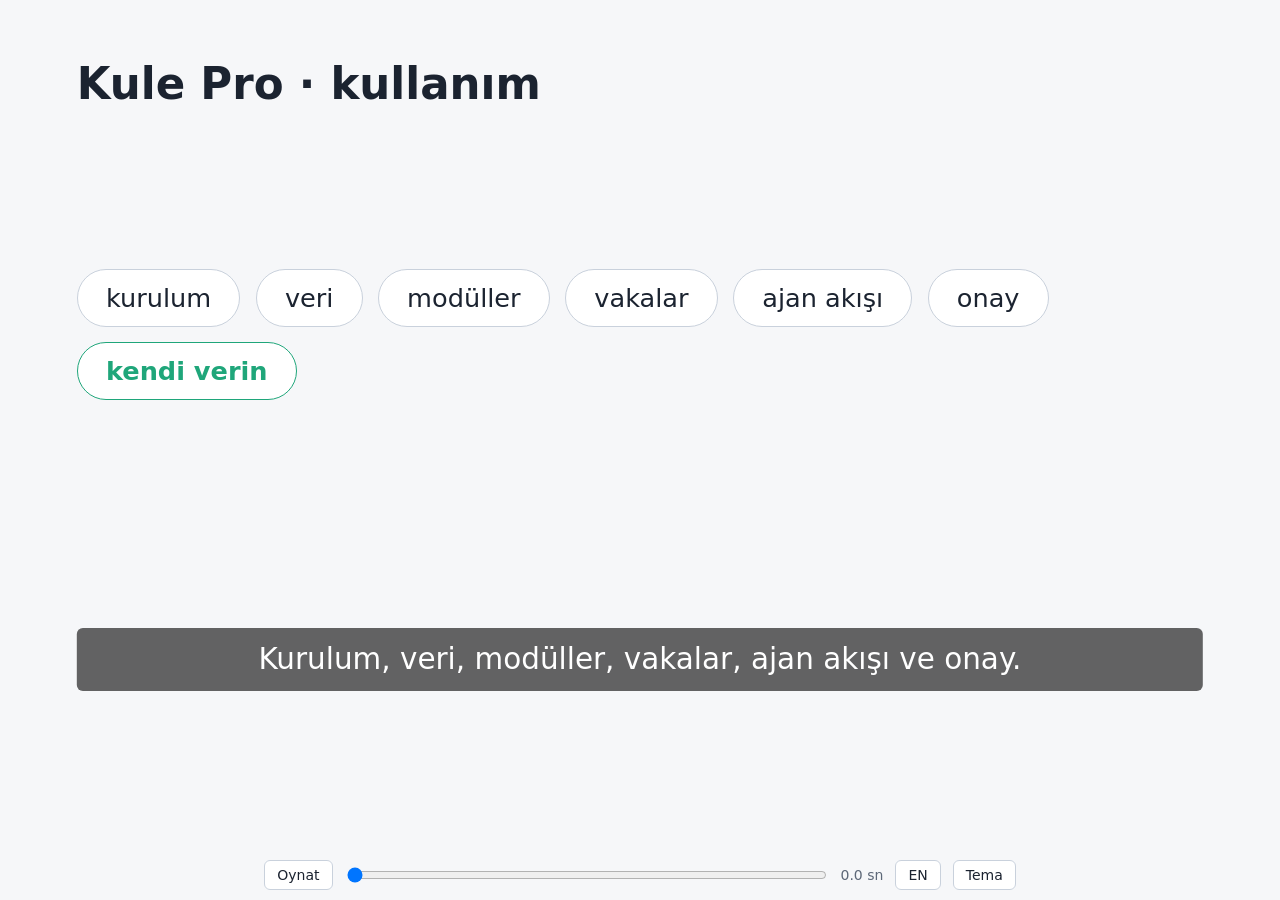
<file: video/kullanim/index.html>
<!doctype html>
<html lang="tr">
<head>
<meta charset="utf-8">
<meta name="robots" content="noindex">
<meta name="viewport" content="width=device-width, initial-scale=1">
<title>Kule Pro kullanımı</title>
<style>
  :root {
    color-scheme: light dark;
    --bg: #f6f7f9;
    --fg: #1b2330;
    --muted: #5d6878;
    --accent: #2f6fdb;
    --accent-2: #1fa67a;
    --bad: #c93a35;
    --line: #c9d1dc;
    --panel: #ffffff;
    --faint: #98a2b3;
    --term: #141a24;
    --termfg: #d7e0ec;
  }
  @media (prefers-color-scheme: dark) {
    :root:not([data-theme="light"]) {
      --bg: #0f141c;
      --fg: #e7ecf3;
      --muted: #9aa6b8;
      --accent: #6aa2ff;
      --accent-2: #3fd1a0;
      --bad: #ff7a70;
      --line: #334055;
      --panel: #171e29;
      --faint: #4b5668;
      --term: #080b10;
      --termfg: #d7e0ec;
    }
  }
  :root[data-theme="dark"] {
    --bg: #0f141c;
    --fg: #e7ecf3;
    --muted: #9aa6b8;
    --accent: #6aa2ff;
    --accent-2: #3fd1a0;
    --bad: #ff7a70;
    --line: #334055;
    --panel: #171e29;
    --faint: #4b5668;
    --term: #080b10;
    --termfg: #d7e0ec;
  }
  * { box-sizing: border-box; }
  html, body { margin: 0; height: 100%; background: var(--bg); color: var(--fg); }
  body { font-family: system-ui, -apple-system, "Segoe UI", Roboto, sans-serif; overflow: hidden; }

  .stage {
    position: relative;
    container-type: inline-size;
    width: min(100vw, calc(100vh * 16 / 9));
    aspect-ratio: 16 / 9;
    margin: 0 auto;
    background: var(--bg);
    overflow: hidden;
  }
  .scene {
    position: absolute; inset: 0;
    padding: 4.5cqw 6cqw 15cqw;
    display: flex; flex-direction: column; gap: 2.4cqw;
    font-size: clamp(12px, 2cqw, 34px);
    opacity: 0; visibility: hidden;
  }
  .scene.active { opacity: 1; visibility: visible; }
  .scene h2 { margin: 0; font-size: clamp(16px, 3.4cqw, 56px); line-height: 1.2; }
  .scene h3 { margin: 0; font-size: 1em; font-weight: 600; color: var(--muted); }
  .row { display: flex; flex-wrap: wrap; gap: 1.2cqw; align-items: center; }
  .card {
    background: var(--panel); border: 1px solid var(--line); border-radius: 1.2cqw;
    padding: 1.4cqw 2cqw;
  }
  .chip {
    background: var(--panel); border: 1px solid var(--line); border-radius: 999px;
    padding: 0.5em 1.1em; white-space: nowrap;
  }
  .chip.on { border-color: var(--accent-2); color: var(--accent-2); font-weight: 600; }
  .arrow { color: var(--muted); }
  .hl { border-color: var(--accent-2); box-shadow: 0 0 0 2px var(--accent-2) inset; }
  .bad { color: var(--bad); border-color: var(--bad); }
  .good { color: var(--accent-2); border-color: var(--accent-2); }
  .faded { opacity: 0.35; }
  .tag {
    display: inline-block; border-radius: 999px; padding: 0.35em 0.9em;
    border: 1px dashed var(--accent); color: var(--accent); font-size: 0.9em; white-space: nowrap;
  }
  .note { color: var(--muted); font-size: 0.95em; }
  .meta { color: var(--muted); font-size: 0.9em; }
  .spacer { flex: 1; }
  .lines { display: flex; flex-direction: column; gap: 1cqw; width: 100%; }
  .line { display: flex; gap: 1.2cqw; align-items: center; }
  .bar { height: 0.9cqw; border-radius: 4px; background: var(--line); flex: 1; }
  .dot { width: 1.1cqw; height: 1.1cqw; border-radius: 50%; background: var(--accent-2); flex: none; }
  .btn {
    display: inline-block; padding: 0.6em 1.2em; border-radius: 8px;
    background: var(--accent); color: #fff; font-weight: 600; white-space: nowrap;
  }
  .stack { display: flex; flex-direction: column; gap: 1.4cqw; width: 100%; }
  .grid2 { display: grid; grid-template-columns: 1fr 1fr; gap: 2cqw; width: 100%; }
  .grid3 { display: grid; grid-template-columns: 1fr 1fr 1fr; gap: 2cqw; width: 100%; }
  .grid4 { display: grid; grid-template-columns: repeat(4, 1fr); gap: 2cqw; width: 100%; }
  .card h3 { margin-bottom: 0.4cqw; }
  .term {
    background: var(--term); color: var(--termfg); border-radius: 1.2cqw;
    padding: 1.6cqw 2.2cqw; width: 100%;
    font-family: Consolas, "Cascadia Mono", ui-monospace, monospace;
    font-size: 0.92em; line-height: 1.6;
  }
  .term .p { color: var(--accent-2); }
  .term .o { color: #9fb0c6; }
  .tbl { display: grid; grid-template-columns: repeat(6, auto); gap: 0.6cqw 2cqw; width: 100%; }
  .tbl > div { padding: 0.5cqw 0; border-bottom: 1px solid var(--line); }
  .tbl .head { color: var(--muted); font-weight: 600; }
  .limits { display: flex; flex-direction: column; gap: 1.6cqw; }
  .limits li { font-size: 1.1em; }
  .limits ul { margin: 0; padding-left: 1.2em; }

  /* Animasyonlar: render(t) bunları sahne içi zamana göre sürer. */
  @keyframes fi { from { opacity: 0; transform: translateY(0.8cqw); } to { opacity: 1; transform: none; } }
  @keyframes wipe { from { clip-path: inset(0 100% 0 0); } to { clip-path: inset(0 0 0 0); } }
  @keyframes grow { from { transform: scaleX(0); } to { transform: scaleX(1); } }
  .a { animation: fi 0.6s ease both; animation-delay: var(--d, 0s); }
  .w { animation: wipe var(--w, 1s) linear both; animation-delay: var(--d, 0s); }
  .g { transform-origin: 0 50%; animation: grow var(--w, 1s) ease both; animation-delay: var(--d, 0s); }

  .subs {
    position: absolute; left: 50%; bottom: 4%;
    transform: translateX(-50%);
    width: 88%;
    padding: 0.4em 0.8em;
    background: rgba(0,0,0,0.6);
    color: #fff;
    font-size: clamp(12px, 2.3cqw, 40px);
    line-height: 1.35;
    text-align: center;
    border-radius: 6px;
  }
  .subs:empty { display: none; }

  .controls {
    position: fixed; left: 0; right: 0; bottom: 0;
    display: flex; gap: 12px; align-items: center; justify-content: center;
    flex-wrap: wrap;
    padding: 10px 16px;
    font-size: 14px; color: var(--muted);
  }
  .controls button {
    font: inherit; color: var(--fg); background: var(--panel);
    border: 1px solid var(--line); border-radius: 6px; padding: 6px 12px; cursor: pointer;
  }
  .controls input[type="range"] { width: min(60vw, 480px); }
  body.clean .controls { display: none; }

  @media (max-width: 600px) {
    .stage { width: 100vw; aspect-ratio: 3 / 4; }
    .scene { padding: 6cqw 6cqw 30cqw; gap: 3.5cqw; font-size: clamp(12px, 3.4cqw, 34px); }
    .subs { bottom: 3%; }
    .grid2, .grid3, .grid4 { grid-template-columns: 1fr; }
    .tbl { grid-template-columns: repeat(3, auto); }
  }
</style>
</head>
<body>

<main class="stage" id="stage" aria-label="Kule Pro kullanımı">

  <!-- Sahne 1 -->
  <section class="scene" data-id="s1" aria-label="Sahne 1">
    <h2>Kule Pro · kullanım</h2>
    <div class="spacer"></div>
    <div class="row">
      <span class="chip a" style="--d:0.6s">kurulum</span><span class="chip a" style="--d:1s">veri</span>
      <span class="chip a" style="--d:1.4s">modüller</span><span class="chip a" style="--d:1.8s">vakalar</span>
      <span class="chip a" style="--d:2.2s">ajan akışı</span><span class="chip a" style="--d:2.6s">onay</span>
      <span class="chip on a" style="--d:3s">kendi verin</span>
    </div>
    <div class="spacer"></div>
  </section>

  <!-- Sahne 2 -->
  <section class="scene" data-id="s2" aria-label="Sahne 2">
    <h2>İlk değer</h2>
    <div class="term a" style="--d:0.4s">
      <div class="w " style="--d:0.6s;--w:0.9s"><span class="p">$</span> python demo.py</div>
      <div class="w o" style="--d:2.2s;--w:0.9s">emniyet stoğu ve sipariş kararları</div>
      <div class="w o" style="--d:3.4s;--w:0.9s">süre</div>
    </div>
    <div class="spacer"></div>
    <div class="note a" style="--d:5s">Depodaki data/ klasörüne yazmaz</div>
  </section>

  <!-- Sahne 3 -->
  <section class="scene" data-id="s3" aria-label="Sahne 3">
    <h2>Kurulumsuz başlangıç</h2>
    <div class="term a" style="--d:0.4s">
      <div class="w " style="--d:0.6s;--w:0.9s"><span class="p">$</span> python -m kule kullanici ekle ayse planlayici</div>
      <div class="w " style="--d:2.6s;--w:0.9s"><span class="p">$</span> python -m kule serve --ingest data/ornek</div>
      <div class="w o" style="--d:4.6s;--w:0.9s">→ http://127.0.0.1:8080/v1/saglik</div>
    </div>
    <div class="grid2">
      <div class="card a" style="--d:6.2s"><h3>Kurulumsuz</h3><div>2,3 sn</div></div>
      <div class="card a" style="--d:6.8s"><h3>pip ile</h3><div>20–26 sn</div></div>
    </div>
    <div class="note a" style="--d:7.6s">token bir kez yazılır</div>
  </section>

  <!-- Sahne 4 -->
  <section class="scene" data-id="s4" aria-label="Sahne 4">
    <h2>Girdi dosyaları</h2>
    <div class="row">
      <span class="chip a" style="--d:0.5s">stok</span><span class="chip a" style="--d:0.7s">sevkiyat</span>
      <span class="chip a" style="--d:0.9s">siparis</span><span class="chip a" style="--d:1.1s">mal_kabul</span>
      <span class="chip a" style="--d:1.3s">irsaliye</span><span class="chip a" style="--d:1.5s">talep_gecmis</span>
      <span class="chip a" style="--d:1.7s">tedarikci_teslimat</span><span class="chip a" style="--d:1.9s">uretim</span>
      <span class="chip a" style="--d:2.1s">yedek_parca</span><span class="chip on a" style="--d:2.5s">faturalar.txt</span>
    </div>
    <div class="note a" style="--d:3.2s">UTF-8, virgül ayraç, tarih YYYY-AA-GG</div>
    <div class="card a" style="--d:4s">
      <h3>stok.csv</h3>
      <div>malzeme_no, depo, stok_miktari, emniyet_stogu, birim_maliyet</div>
    </div>
    <div class="note a" style="--d:6.4s">Miktar, emniyet stoğu ve maliyet sıfırın altına inemez.</div>
  </section>

  <!-- Sahne 5 -->
  <section class="scene" data-id="s5" aria-label="Sahne 5">
    <h2>Yükle ve denetle</h2>
    <div class="term a" style="--d:0.4s">
      <div class="w " style="--d:0.6s;--w:0.9s"><span class="p">$</span> python -m kule ingest --girdi data/ornek</div>
      <div class="w " style="--d:3s;--w:0.9s"><span class="p">$</span> python -m kule kalite</div>
    </div>
    <div class="row a" style="--d:6s">
      <span class="chip">kabul</span><span class="chip">eksik</span><span class="chip">tutarsız</span><span class="chip">tekrar</span><span class="chip">bayat</span>
    </div>
    <div class="note a" style="--d:7.4s">reddedilen satır ve neden · skor bir varsayımdır</div>
  </section>

  <!-- Sahne 6 -->
  <section class="scene" data-id="s6" aria-label="Sahne 6">
    <h2>Modüller</h2>
    <div class="term a" style="--d:0.4s">
      <div class="w " style="--d:0.6s;--w:0.9s"><span class="p">$</span> python -m kule calistir --girdi data/ornek --cikti data/cikti</div>
    </div>
    <div class="grid4">
      <div class="card a" style="--d:2s">stok_durumu</div>
      <div class="card a" style="--d:2.4s">siparis_anomali</div>
      <div class="card a" style="--d:2.8s">talep_tahmini</div>
      <div class="card a" style="--d:3.2s">tedarikci_skoru</div>
      <div class="card a" style="--d:3.6s">uclu_eslestirme</div>
      <div class="card a" style="--d:4s">oee</div>
      <div class="card a" style="--d:4.4s">aciklama</div>
      <div class="card a" style="--d:4.8s">7 JSON dosyası</div>
    </div>
  </section>

  <!-- Sahne 7 -->
  <section class="scene" data-id="s7" aria-label="Sahne 7">
    <h2>stok_durumu</h2>
    <div class="card a" style="--d:0.6s">
      <h3>örnek veri: 36 kalem, 3 depo</h3>
      <div class="grid4" style="margin-top:1.4cqw">
        <div class="a" style="--d:1.2s"><h3>KRITIK</h3><div>13</div></div>
        <div class="a" style="--d:1.6s"><h3>OLU_STOK</h3><div>1</div></div>
        <div class="a" style="--d:2s"><h3>FAZLA_STOK</h3><div>5</div></div>
        <div class="a" style="--d:2.4s"><h3>ABC</h3><div>sınıf</div></div>
      </div>
    </div>
    <div class="row a" style="--d:3s"><span class="tag">ORNEK_VERI</span></div>
    <div class="note a" style="--d:4s">Kapsama gününe göre durum ve ABC sınıfı.</div>
  </section>

  <!-- Sahne 8 -->
  <section class="scene" data-id="s8" aria-label="Sahne 8">
    <h2>siparis_anomali</h2>
    <div class="card a" style="--d:0.6s">
      <h3>7 tür sipariş–mal kabul tutarsızlığı</h3>
      <div class="note" style="margin-top:1cqw">önem sırası</div>
    </div>
    <div class="row a" style="--d:2.4s"><span class="tag">örnek veride bilerek eklenen 7 anomali bulundu</span></div>
    <div class="note a" style="--d:3.6s">İptaller hareket türü 102 düşülerek hesaplanır.</div>
  </section>

  <!-- Sahne 9 -->
  <section class="scene" data-id="s9" aria-label="Sahne 9">
    <h2>talep_tahmini</h2>
    <div class="card a" style="--d:0.6s">
      <h3>8 haftalık tahmin · %80 aralık · geriye dönük test</h3>
      <div class="lines" style="margin-top:1.4cqw">
        <div class="line"><span class="meta" style="width:24cqw">Holt-Winters</span><span class="bar g" style="--w:1.2s;--d:1.2s;flex:0 0 8.07cqw;max-width:8.07cqw;background:var(--accent-2)"></span><span>8,07</span></div>
        <div class="line"><span class="meta" style="width:24cqw">geçen yılın aynı haftası</span><span class="bar g" style="--w:1.2s;--d:1.6s;flex:0 0 11.16cqw;max-width:11.16cqw;background:var(--faint)"></span><span>11,16</span></div>
      </div>
      <div class="note" style="margin-top:1cqw">Örnek veride ortalama yüzde hata · YP-107'de Holt-Winters daha kötü</div>
    </div>
  </section>

  <!-- Sahne 10 -->
  <section class="scene" data-id="s10" aria-label="Sahne 10">
    <h2>tedarikci_skoru</h2>
    <div class="note a" style="--d:0.4s">teslim, red, fiyat sapması → 0–100 skor · seviye A / B / C / D</div>
    <div class="grid2">
      <div class="card good a" style="--d:1.4s"><h3>T-01</h3><div>95,5 · A</div></div>
      <div class="card bad a" style="--d:2.4s"><h3>T-03</h3><div>36,3 · D</div></div>
    </div>
  </section>

  <!-- Sahne 11 -->
  <section class="scene" data-id="s11" aria-label="Sahne 11">
    <h2>uclu_eslestirme</h2>
    <div class="row">
      <span class="card a" style="--d:0.6s">sipariş</span><span class="arrow a" style="--d:1s">↔</span>
      <span class="card a" style="--d:1.3s">irsaliye</span><span class="arrow a" style="--d:1.7s">↔</span>
      <span class="card a" style="--d:2s">fatura</span>
    </div>
    <div class="grid2">
      <div class="chip a" style="--d:2.8s">çift fatura</div>
      <div class="chip a" style="--d:3.1s">fazla faturalama</div>
      <div class="chip a" style="--d:3.4s">fiyat sapması</div>
      <div class="chip a" style="--d:3.7s">irsaliyesiz fatura</div>
    </div>
    <div class="note a" style="--d:5s">OCR yok</div>
  </section>

  <!-- Sahne 12 -->
  <section class="scene" data-id="s12" aria-label="Sahne 12">
    <h2>oee</h2>
    <div class="card a" style="--d:0.6s">
      <h3>kullanılabilirlik × performans × kalite</h3>
      <div class="note" style="margin-top:1cqw">duruş Pareto'su</div>
    </div>
    <div class="grid2">
      <div class="card a" style="--d:2s"><h3>Ortalama OEE</h3><div>%68,15</div></div>
      <div class="card a" style="--d:2.6s"><h3>Kök neden</h3><div>öneri, kanıt değil</div></div>
    </div>
  </section>

  <!-- Sahne 13 -->
  <section class="scene" data-id="s13" aria-label="Sahne 13">
    <h2>aciklama</h2>
    <div class="card a" style="--d:0.6s"><h3>Türkçe özet</h3><div>modül çıktılarından</div></div>
    <div class="grid2">
      <div class="card a" style="--d:2s"><h3>Varsayılan</h3><div>şablon, dil modeli yok</div></div>
      <div class="card a" style="--d:3s"><h3>İsteğe bağlı dil modeli</h3><div>yalnız toplu özet cümlelerini görür</div></div>
    </div>
  </section>

  <!-- Sahne 14 -->
  <section class="scene" data-id="s14" aria-label="Sahne 14">
    <h2>Vakalar</h2>
    <div class="term a" style="--d:0.4s">
      <div class="w " style="--d:0.6s;--w:0.9s"><span class="p">$</span> python -m kule vaka listele</div>
    </div>
    <div class="tbl a" style="--d:2.4s">
      <div class="head">önem</div><div class="head">modül</div><div class="head">nesne</div>
      <div class="head">durum</div><div class="head">sahip</div><div class="head">hedef tarih</div>
    </div>
    <div class="grid3 a" style="--d:4.4s">
      <div class="card"><h3>YUKSEK</h3><div>2 gün</div></div>
      <div class="card"><h3>ORTA</h3><div>5 gün</div></div>
      <div class="card"><h3>DUSUK</h3><div>10 gün</div></div>
    </div>
    <div class="note a" style="--d:5.4s">Hedef süre (varsayım)</div>
  </section>

  <!-- Sahne 15 -->
  <section class="scene" data-id="s15" aria-label="Sahne 15">
    <h2>Vaka durumu</h2>
    <div class="term a" style="--d:0.4s">
      <div class="w " style="--d:0.6s;--w:0.9s"><span class="p">$</span> python -m kule vaka durum ID INCELEMEDE --not 'gerekçe'</div>
    </div>
    <div class="grid2">
      <div class="card good a" style="--d:2.6s">Kabul için gerekçe zorunlu</div>
      <div class="card a" style="--d:3.4s">Her değişiklik denetim izinde</div>
    </div>
    <div class="tag a" style="--d:5s">'kim' bir etikettir, kimlik doğrulama değildir.</div>
  </section>

  <!-- Sahne 16 -->
  <section class="scene" data-id="s16" aria-label="Sahne 16">
    <h2>Ajan akışı</h2>
    <div class="row">
      <div class="card a" style="--d:0.6s;flex:1"><h3>Planlayıcı</h3><div>model, araçsız</div></div>
      <span class="arrow a" style="--d:1.8s">→</span>
      <div class="card a" style="--d:2.2s;flex:1"><h3>Analist</h3><div>model; araçlar stok_sorgu, tedarikci_sorgu</div></div>
      <span class="arrow a" style="--d:3.4s">→</span>
      <div class="card hl a" style="--d:3.8s;flex:1"><h3>Denetçi</h3><div>kod; sayıları Kule ile karşılaştırır</div></div>
    </div>
    <div class="note a" style="--d:6s">Düz metindeki sayılar yalnız Kule verisinde var mı diye bakılır.</div>
  </section>

  <!-- Sahne 17 -->
  <section class="scene" data-id="s17" aria-label="Sahne 17">
    <h2>Gerçek model koşusu</h2>
    <div class="stack">
      <div class="card bad a" style="--d:0.6s">İlk deneme: sayı yerine malzeme listesi · reddedildi</div>
      <div class="card a" style="--d:2.2s">Kule'nin sayısı: 3</div>
      <div class="card good a" style="--d:4s">İkinci deneme: beş iddia kabul edildi</div>
    </div>
  </section>

  <!-- Sahne 18 -->
  <section class="scene" data-id="s18" aria-label="Sahne 18">
    <h2>İz görüntüleyici</h2>
    <div class="row">
      <span class="chip on a" style="--d:0.6s">Soruşturma · Planlayıcı</span>
      <span class="chip a" style="--d:1s">Analist 1. deneme</span>
      <span class="chip a" style="--d:1.4s">Analist 2. deneme</span>
      <span class="chip a" style="--d:1.8s">Denetçi</span>
    </div>
    <div class="grid3">
      <div class="tag a" style="--d:2.6s">GERÇEK MODEL KAYDI</div>
      <div class="tag a" style="--d:3s">ELLE YAZILMIŞ KAYIT</div>
      <div class="tag a" style="--d:3.4s">KOD SATIRI</div>
    </div>
    <div class="note a" style="--d:4.6s">40 planlanan koşudan 38'i kaydedildi</div>
  </section>

  <!-- Sahne 19 -->
  <section class="scene" data-id="s19" aria-label="Sahne 19">
    <h2>Onay kapısı</h2>
    <div class="card a" style="--d:0.6s"><h3>Yan etkili araç istedi</h3><div class="note">özet</div></div>
    <div class="row a" style="--d:2.6s">
      <span class="btn">Onay</span><span class="chip bad">Red</span>
    </div>
    <div class="note a" style="--d:4.6s">Onay, çalıştırılacak argümanın özetiyle verilir; özet tutmazsa araç çalışmaz.</div>
  </section>

  <!-- Sahne 20 -->
  <section class="scene" data-id="s20" aria-label="Sahne 20">
    <h2>Kendi verinizle başlayın</h2>
    <div class="grid4">
      <div class="card a" style="--d:0.6s"><h3>1</h3><div>verileri sözleşmeye göre hazırla</div></div>
      <div class="card a" style="--d:1.6s"><h3>2</h3><div>ingest</div></div>
      <div class="card a" style="--d:2.6s"><h3>3</h3><div>kalite</div></div>
      <div class="card a" style="--d:3.6s"><h3>4</h3><div>calistir</div></div>
    </div>
    <div class="spacer"></div>
    <div class="note a" style="--d:5s">Gerçek firma verisiyle henüz denenmedi.</div>
  </section>

  <!-- Sahne 21 -->
  <section class="scene" data-id="s21" aria-label="Sahne 21">
    <h2>Sınırlar</h2>
    <div class="card limits">
      <ul>
        <li class="a" style="--d:0.6s">dil modeli varsayılan değil</li>
        <li class="a" style="--d:1.2s">SAP bağlantısı yok</li>
        <li class="a" style="--d:1.8s">OCR yok</li>
        <li class="a" style="--d:2.4s">Docker bu ölçümde koşulamadı</li>
        <li class="a" style="--d:3s">gerçek firma verisi yok</li>
      </ul>
    </div>
  </section>

  <!-- Sahne 22 -->
  <section class="scene" data-id="s22" aria-label="Sahne 22">
    <h2>Bilinen sınırlar</h2>
    <div class="card limits">
      <ul>
        <li class="a" style="--d:0.6s">sızıntı parafrazı 6 denemede 0 yakalandı</li>
        <li class="a" style="--d:2s">bilerek eklenen ×10 ölçek hatası 34 denemede 0 yakalandı</li>
        <li class="a" style="--d:3.4s">reddedilen sipariş satırı sahte bulgu üretebilir → önce veriyi düzeltin</li>
      </ul>
    </div>
  </section>

  <!-- Sahne 23 -->
  <section class="scene" data-id="s23" aria-label="Sahne 23">
    <div class="spacer"></div>
    <h2 class="a" style="--d:0.4s">Kaynak kod bu yayında yok</h2>
    <div class="row a" style="--d:2s"><span class="chip">sayılar ve sınırlar kanıt sayfasında</span></div>
    <div class="spacer"></div>
  </section>

  <div class="subs" id="subs" aria-live="polite"></div>
</main>

<nav class="controls" aria-label="Oynatma">
  <button id="play" type="button">Oynat</button>
  <input id="seek" type="range" min="0" max="1000" value="0" aria-label="Konum">
  <span id="clock">0.0 sn</span>
  <button id="lang" type="button">EN</button>
  <button id="theme" type="button">Tema</button>
</nav>

<script>
  // Sahne süreleri ve altyazılar senaryo JSON'undan üretildi (_v5/build.mjs). Elle değiştirmeyin.
  const SCENES = [{"id":"s1","dur":10,"tr":"Kurulum, veri, modüller, vakalar, ajan akışı ve onay.","en":"Setup, data, modules, cases, agent flow and approval."},{"id":"s2","dur":13,"tr":"python demo.py: örnek veri ve kararlar, yaklaşık yarım saniye.","en":"python demo.py: sample data and decisions, about half a second."},{"id":"s3","dur":16,"tr":"Kurulumsuz: kullanıcı ekle, servisi başlat. İlk yanıt 2,3 sn.","en":"No install: add a user, start the service. First answer in 2.3 s."},{"id":"s4","dur":15,"tr":"Dokuz CSV ve bir fatura metni. stok.csv'de miktar, emniyet stoğu ve maliyet sıfırdan küçük olamaz.","en":"Nine CSV files and one invoice text. In stok.csv, quantities, safety stock and costs cannot be negative."},{"id":"s5","dur":16,"tr":"ingest: doğrula, yükle, görüntü al. kalite: reddedilen satırlar.","en":"ingest: validate, load, snapshot. kalite: quality check and rejected rows."},{"id":"s6","dur":12,"tr":"calistir: altı modül ve bir açıklama, hepsi JSON.","en":"calistir: six modules and one summary, all as JSON."},{"id":"s7","dur":10,"tr":"Kapsama gününe göre durum ve ABC sınıfı. Örnek veri.","en":"Status by coverage days, plus ABC class. Sample data."},{"id":"s8","dur":10,"tr":"Yedi tür sipariş–mal kabul tutarsızlığı. Örnek veride yedisi de bulundu.","en":"Seven kinds of order versus goods-receipt mismatch. All seven planted cases were found in sample data."},{"id":"s9","dur":12,"tr":"8 haftalık tahmin, %80 aralık. Örnek veride ortalama hata 8,07; basit yöntem 11,16.","en":"Eight-week forecast, 80% interval. Sample average error 8.07%, simple baseline 11.16%."},{"id":"s10","dur":11,"tr":"Teslim, red ve fiyat sapmasından skor. Örnek: T-01 A, T-03 D.","en":"Score from delivery, rejects and price deviation. Sample: T-01 A, T-03 D."},{"id":"s11","dur":11,"tr":"Sipariş, irsaliye, fatura: dört tür uyumsuzluk. OCR yok.","en":"Order, delivery note, invoice: four kinds of mismatch. No OCR."},{"id":"s12","dur":10,"tr":"OEE, duruş Pareto'su, kök neden önerisi. Öneri, kanıt değil.","en":"OEE, downtime Pareto, root-cause suggestion. A suggestion, not proof."},{"id":"s13","dur":11,"tr":"Türkçe özet. Varsayılan şablon; dil modeli isteğe bağlı.","en":"Turkish summary. Template by default; a language model is optional."},{"id":"s14","dur":12,"tr":"Her bulgu bir vaka olur: sahibi, durumu, hedef tarihi.","en":"Each finding becomes a case with an owner, a status and a target date."},{"id":"s15","dur":11,"tr":"Kabul için gerekçe şart. Her değişiklik denetim izinde. 'Kim' bir etiket.","en":"Acceptance needs a reason. Every change is in the audit trail. 'Who' is a label."},{"id":"s16","dur":13,"tr":"Planlayıcı böler. Analist araç çağırır. Denetçi kodla kontrol eder.","en":"The planner splits the task. The analyst calls tools. The checker verifies in code."},{"id":"s17","dur":13,"tr":"Gerçek model: ilk deneme reddedildi, ikinci kabul edildi.","en":"Real model run: first attempt rejected, second accepted."},{"id":"s18","dur":13,"tr":"Her iz kaynağını rozetle belirtir. Gerçek model: 38 koşu kayıtlı.","en":"Each trace shows its source. Real model: 38 runs recorded."},{"id":"s19","dur":15,"tr":"Onay özetle verilir. Özet tutmazsa araç çalışmaz.","en":"Approval is given on a summary. If it does not match, the tool does not run."},{"id":"s20","dur":13,"tr":"Önce sözleşmeye uygun veri, sonra ingest, kalite ve calistir.","en":"Contract-compliant data first, then ingest, quality check and calistir."},{"id":"s21","dur":12,"tr":"Dil modeli yok, SAP ve OCR bağlantısı yok, firma verisiyle denenmedi.","en":"No language model by default, no SAP or OCR link, not tested on company data."},{"id":"s22","dur":14,"tr":"Bilinen sınırlar: sızıntı ve ölçek hatası geçebilir. Önce veriyi düzeltin.","en":"Known limits: a leak and a scale error can pass. Fix the data first."},{"id":"s23","dur":9,"tr":"Kaynak kod bu yayında yok. Sayılar ve sınırlar kanıt sayfasında.","en":"Source code is not in this release. Numbers and limits are on the evidence page."}];

  const stage = document.getElementById("stage");
  const subs = document.getElementById("subs");
  const seek = document.getElementById("seek");
  const clock = document.getElementById("clock");
  const playBtn = document.getElementById("play");
  const langBtn = document.getElementById("lang");
  const themeBtn = document.getElementById("theme");

  const starts = [];
  let total = 0;
  for (const s of SCENES) { starts.push(total); total += s.dur; }

  const sceneEls = [...stage.querySelectorAll(".scene")];
  sceneEls.forEach((el, i) => {
    if (el.dataset.id !== SCENES[i].id) throw new Error("sahne sırası uyuşmuyor: " + el.dataset.id);
  });

  const params = new URLSearchParams(location.search);
  let lang = params.get("lang") === "en" ? "en" : "tr";
  const forcedTheme = params.get("theme");
  if (forcedTheme === "light" || forcedTheme === "dark") document.documentElement.dataset.theme = forcedTheme;
  if (params.get("clean") === "1") document.body.classList.add("clean");

  function sceneAt(t) {
    let idx = 0;
    for (let i = 0; i < SCENES.length; i++) if (t >= starts[i]) idx = i;
    return idx;
  }

  // Her CSS animasyonunu sahne içi zamana göre konumlandırır: deterministik kare.
  function render(t) {
    const idx = sceneAt(t);
    sceneEls.forEach((el, i) => el.classList.toggle("active", i === idx));
    subs.textContent = SCENES[idx][lang];
    clock.textContent = t.toFixed(1) + " sn";
    seek.value = String(Math.round((t / total) * 1000));
    for (const a of document.getAnimations()) {
      const target = a.effect && a.effect.target;
      const sc = target && target.closest && target.closest(".scene");
      if (!sc) continue;
      a.pause();
      a.currentTime = Math.max(0, (t - starts[sceneEls.indexOf(sc)]) * 1000);
    }
  }

  let t = params.has("t") ? Math.min(total, Math.max(0, Number(params.get("t")))) : 0;
  let playing = false;
  let last = 0;

  function tick(now) {
    if (!playing) return;
    if (last) t += (now - last) / 1000;
    last = now;
    if (t >= total) { t = total; playing = false; playBtn.textContent = "Oynat"; last = 0; }
    render(t);
    if (playing) requestAnimationFrame(tick);
  }

  playBtn.addEventListener("click", () => {
    if (playing) { playing = false; playBtn.textContent = "Oynat"; last = 0; return; }
    if (t >= total) t = 0;
    playing = true; playBtn.textContent = "Duraklat"; last = 0;
    requestAnimationFrame(tick);
  });
  seek.addEventListener("input", () => {
    t = (Number(seek.value) / 1000) * total;
    render(t);
  });
  langBtn.addEventListener("click", () => {
    lang = lang === "tr" ? "en" : "tr";
    langBtn.textContent = lang === "tr" ? "EN" : "TR";
    render(t);
  });
  themeBtn.addEventListener("click", () => {
    const root = document.documentElement;
    const dark = root.dataset.theme === "dark" || (!root.dataset.theme && matchMedia("(prefers-color-scheme: dark)").matches);
    root.dataset.theme = dark ? "light" : "dark";
  });

  window.__render = (x) => { t = x; render(x); };
  window.__scenes = () => ({ total, starts, dur: SCENES.map((s) => s.dur) });

  if (lang === "en") langBtn.textContent = "TR";
  render(t);
</script>
</body>
</html>
</file>
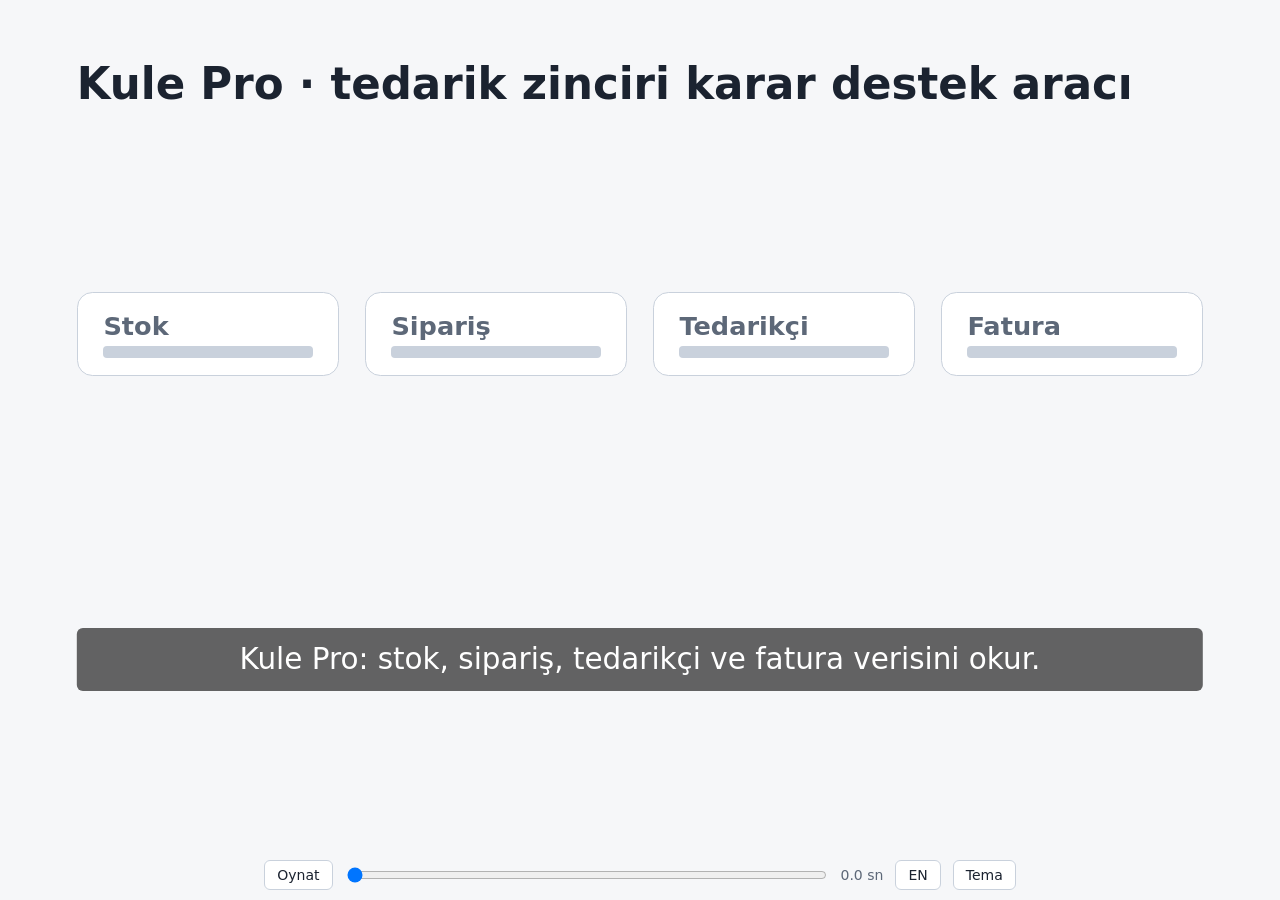
<file: video/tanitim/index.html>
<!doctype html>
<html lang="tr">
<head>
<meta charset="utf-8">
<meta name="robots" content="noindex">
<meta name="viewport" content="width=device-width, initial-scale=1">
<title>Kule Pro tanıtımı</title>
<style>
  :root {
    color-scheme: light dark;
    --bg: #f6f7f9;
    --fg: #1b2330;
    --muted: #5d6878;
    --accent: #2f6fdb;
    --accent-2: #1fa67a;
    --bad: #c93a35;
    --line: #c9d1dc;
    --panel: #ffffff;
    --faint: #98a2b3;
    --term: #141a24;
    --termfg: #d7e0ec;
  }
  @media (prefers-color-scheme: dark) {
    :root:not([data-theme="light"]) {
      --bg: #0f141c;
      --fg: #e7ecf3;
      --muted: #9aa6b8;
      --accent: #6aa2ff;
      --accent-2: #3fd1a0;
      --bad: #ff7a70;
      --line: #334055;
      --panel: #171e29;
      --faint: #4b5668;
      --term: #080b10;
      --termfg: #d7e0ec;
    }
  }
  :root[data-theme="dark"] {
    --bg: #0f141c;
    --fg: #e7ecf3;
    --muted: #9aa6b8;
    --accent: #6aa2ff;
    --accent-2: #3fd1a0;
    --bad: #ff7a70;
    --line: #334055;
    --panel: #171e29;
    --faint: #4b5668;
    --term: #080b10;
    --termfg: #d7e0ec;
  }
  * { box-sizing: border-box; }
  html, body { margin: 0; height: 100%; background: var(--bg); color: var(--fg); }
  body { font-family: system-ui, -apple-system, "Segoe UI", Roboto, sans-serif; overflow: hidden; }

  .stage {
    position: relative;
    container-type: inline-size;
    width: min(100vw, calc(100vh * 16 / 9));
    aspect-ratio: 16 / 9;
    margin: 0 auto;
    background: var(--bg);
    overflow: hidden;
  }
  .scene {
    position: absolute; inset: 0;
    padding: 4.5cqw 6cqw 15cqw;
    display: flex; flex-direction: column; gap: 2.4cqw;
    font-size: clamp(12px, 2cqw, 34px);
    opacity: 0; visibility: hidden;
  }
  .scene.active { opacity: 1; visibility: visible; }
  .scene h2 { margin: 0; font-size: clamp(16px, 3.4cqw, 56px); line-height: 1.2; }
  .scene h3 { margin: 0; font-size: 1em; font-weight: 600; color: var(--muted); }
  .row { display: flex; flex-wrap: wrap; gap: 1.2cqw; align-items: center; }
  .card {
    background: var(--panel); border: 1px solid var(--line); border-radius: 1.2cqw;
    padding: 1.4cqw 2cqw;
  }
  .chip {
    background: var(--panel); border: 1px solid var(--line); border-radius: 999px;
    padding: 0.5em 1.1em; white-space: nowrap;
  }
  .chip.on { border-color: var(--accent-2); color: var(--accent-2); font-weight: 600; }
  .arrow { color: var(--muted); }
  .hl { border-color: var(--accent-2); box-shadow: 0 0 0 2px var(--accent-2) inset; }
  .bad { color: var(--bad); border-color: var(--bad); }
  .good { color: var(--accent-2); border-color: var(--accent-2); }
  .faded { opacity: 0.35; }
  .tag {
    display: inline-block; border-radius: 999px; padding: 0.35em 0.9em;
    border: 1px dashed var(--accent); color: var(--accent); font-size: 0.9em; white-space: nowrap;
  }
  .note { color: var(--muted); font-size: 0.95em; }
  .meta { color: var(--muted); font-size: 0.9em; }
  .spacer { flex: 1; }
  .lines { display: flex; flex-direction: column; gap: 1cqw; width: 100%; }
  .line { display: flex; gap: 1.2cqw; align-items: center; }
  .bar { height: 0.9cqw; border-radius: 4px; background: var(--line); flex: 1; }
  .dot { width: 1.1cqw; height: 1.1cqw; border-radius: 50%; background: var(--accent-2); flex: none; }
  .btn {
    display: inline-block; padding: 0.6em 1.2em; border-radius: 8px;
    background: var(--accent); color: #fff; font-weight: 600; white-space: nowrap;
  }
  .stack { display: flex; flex-direction: column; gap: 1.4cqw; width: 100%; }
  .grid2 { display: grid; grid-template-columns: 1fr 1fr; gap: 2cqw; width: 100%; }
  .grid3 { display: grid; grid-template-columns: 1fr 1fr 1fr; gap: 2cqw; width: 100%; }
  .grid4 { display: grid; grid-template-columns: repeat(4, 1fr); gap: 2cqw; width: 100%; }
  .card h3 { margin-bottom: 0.4cqw; }
  .term {
    background: var(--term); color: var(--termfg); border-radius: 1.2cqw;
    padding: 1.6cqw 2.2cqw; width: 100%;
    font-family: Consolas, "Cascadia Mono", ui-monospace, monospace;
    font-size: 0.92em; line-height: 1.6;
  }
  .term .p { color: var(--accent-2); }
  .term .o { color: #9fb0c6; }
  .tbl { display: grid; grid-template-columns: repeat(6, auto); gap: 0.6cqw 2cqw; width: 100%; }
  .tbl > div { padding: 0.5cqw 0; border-bottom: 1px solid var(--line); }
  .tbl .head { color: var(--muted); font-weight: 600; }
  .limits { display: flex; flex-direction: column; gap: 1.6cqw; }
  .limits li { font-size: 1.1em; }
  .limits ul { margin: 0; padding-left: 1.2em; }

  /* Animasyonlar: render(t) bunları sahne içi zamana göre sürer. */
  @keyframes fi { from { opacity: 0; transform: translateY(0.8cqw); } to { opacity: 1; transform: none; } }
  @keyframes wipe { from { clip-path: inset(0 100% 0 0); } to { clip-path: inset(0 0 0 0); } }
  @keyframes grow { from { transform: scaleX(0); } to { transform: scaleX(1); } }
  .a { animation: fi 0.6s ease both; animation-delay: var(--d, 0s); }
  .w { animation: wipe var(--w, 1s) linear both; animation-delay: var(--d, 0s); }
  .g { transform-origin: 0 50%; animation: grow var(--w, 1s) ease both; animation-delay: var(--d, 0s); }

  .subs {
    position: absolute; left: 50%; bottom: 4%;
    transform: translateX(-50%);
    width: 88%;
    padding: 0.4em 0.8em;
    background: rgba(0,0,0,0.6);
    color: #fff;
    font-size: clamp(12px, 2.3cqw, 40px);
    line-height: 1.35;
    text-align: center;
    border-radius: 6px;
  }
  .subs:empty { display: none; }

  .controls {
    position: fixed; left: 0; right: 0; bottom: 0;
    display: flex; gap: 12px; align-items: center; justify-content: center;
    flex-wrap: wrap;
    padding: 10px 16px;
    font-size: 14px; color: var(--muted);
  }
  .controls button {
    font: inherit; color: var(--fg); background: var(--panel);
    border: 1px solid var(--line); border-radius: 6px; padding: 6px 12px; cursor: pointer;
  }
  .controls input[type="range"] { width: min(60vw, 480px); }
  body.clean .controls { display: none; }

  @media (max-width: 600px) {
    .stage { width: 100vw; aspect-ratio: 3 / 4; }
    .scene { padding: 6cqw 6cqw 30cqw; gap: 3.5cqw; font-size: clamp(12px, 3.4cqw, 34px); }
    .subs { bottom: 3%; }
    .grid2, .grid3, .grid4 { grid-template-columns: 1fr; }
    .tbl { grid-template-columns: repeat(3, auto); }
  }
</style>
</head>
<body>

<main class="stage" id="stage" aria-label="Kule Pro tanıtımı">

  <!-- Sahne 1 -->
  <section class="scene" data-id="s1" aria-label="Sahne 1">
    <h2>Kule Pro · tedarik zinciri karar destek aracı</h2>
    <div class="spacer"></div>
    <div class="grid4">
      <div class="card a" style="--d:0.8s"><h3>Stok</h3><div class="bar g" style="--w:1s;--d:1s"></div></div>
      <div class="card a" style="--d:1.6s"><h3>Sipariş</h3><div class="bar g" style="--w:1s;--d:1.8s"></div></div>
      <div class="card a" style="--d:2.4s"><h3>Tedarikçi</h3><div class="bar g" style="--w:1s;--d:2.6s"></div></div>
      <div class="card a" style="--d:3.2s"><h3>Fatura</h3><div class="bar g" style="--w:1s;--d:3.4s"></div></div>
    </div>
    <div class="spacer"></div>
  </section>

  <!-- Sahne 2 -->
  <section class="scene" data-id="s2" aria-label="Sahne 2">
    <h2>Planlayıcı · Satın alma · Yönetici</h2>
    <div class="spacer"></div>
    <div class="grid3">
      <div class="card a" style="--d:0.8s"><h3>Planlayıcı</h3><div>Bugün hangi kalem kritik?</div></div>
      <div class="card a" style="--d:3s"><h3>Satın alma</h3><div>Hangi fatura fazla?</div></div>
      <div class="card a" style="--d:6s"><h3>Yönetici</h3><div>Hangi tedarikçi geriliyor?</div></div>
    </div>
    <div class="spacer"></div>
  </section>

  <!-- Sahne 3 -->
  <section class="scene" data-id="s3" aria-label="Sahne 3">
    <h2>Akış</h2>
    <div class="spacer"></div>
    <div class="row">
      <span class="chip a" style="--d:0.6s">Veri</span><span class="arrow a" style="--d:1s">→</span>
      <span class="chip a" style="--d:1.3s">Doğrulama</span><span class="arrow a" style="--d:1.7s">→</span>
      <span class="chip a" style="--d:2s">Onaylı özet</span><span class="arrow a" style="--d:2.4s">→</span>
      <span class="chip a" style="--d:2.7s">Biçim kapısı</span><span class="arrow a" style="--d:3.1s">→</span>
      <span class="chip a" style="--d:3.4s">İz</span><span class="arrow a" style="--d:3.8s">→</span>
      <span class="chip on a" style="--d:4.1s">İnsan onayı</span>
    </div>
    <div class="row a" style="--d:5s">
      <span class="card hl" style="flex:1">Model · tek başına karar vermez</span>
    </div>
    <div class="spacer"></div>
  </section>

  <!-- Sahne 4 -->
  <section class="scene" data-id="s4" aria-label="Sahne 4">
    <h2>CSV satırları sözleşmeye giriyor</h2>
    <div class="grid2">
      <div class="card">
        <h3>Veritabanı</h3>
        <div class="lines" style="margin-top:1cqw">
          <div class="line a" style="--d:0.8s"><span class="dot"></span><span class="bar"></span></div>
          <div class="line a" style="--d:1.4s"><span class="dot"></span><span class="bar"></span></div>
          <div class="line a" style="--d:2s"><span class="dot"></span><span class="bar"></span></div>
        </div>
      </div>
      <div class="card bad a" style="--d:2.6s">
        <h3>Reddedilenler</h3>
        <div class="lines" style="margin-top:1cqw">
          <div class="line"><span class="bar"></span></div>
          <div class="note">neden ve ham satır</div>
        </div>
      </div>
    </div>
    <div class="row a" style="--d:4.5s">
      <span class="chip">zorunlu alan</span><span class="chip">sayı ve tarih biçimi</span><span class="chip">tekrar kontrolü</span>
    </div>
  </section>

  <!-- Sahne 5 -->
  <section class="scene" data-id="s5" aria-label="Sahne 5">
    <h2>Yükleme</h2>
    <div class="grid3">
      <div class="card a" style="--d:0.8s"><h3>Kabul</h3><div>172.765 satır</div></div>
      <div class="card a" style="--d:1.6s"><h3>Ret</h3><div>0 ret</div></div>
      <div class="card a" style="--d:2.4s"><h3>Süre</h3><div>yaklaşık 8 sn</div></div>
    </div>
    <div class="spacer"></div>
    <div class="tag a" style="--d:3.4s">Herkese açık DataCo verisinden uyarlandı · firma verisi değil</div>
  </section>

  <!-- Sahne 6 -->
  <section class="scene" data-id="s6" aria-label="Sahne 6">
    <div class="row" style="justify-content:space-between">
      <h2>Analist iddiası ve Denetçi</h2>
      <span class="tag a" style="--d:0.4s">örnek kayıt · elle yazılmış</span>
    </div>
    <div class="stack">
      <div class="card a" style="--d:1s">Analist iddiası: T-03 skoru 58,0</div>
      <div class="card a" style="--d:2.6s">Kule hesabı: 36,3</div>
      <div class="card bad a" style="--d:4.2s">Denetçi (kod): reddedildi</div>
      <div class="card good a" style="--d:6s">İkinci deneme: 36,3 kabul</div>
    </div>
    <div class="note a" style="--d:8s">Düz metindeki sayılar yalnız varlık olarak denetlenir.</div>
  </section>

  <!-- Sahne 7 -->
  <section class="scene" data-id="s7" aria-label="Sahne 7">
    <h2>Biçim kapısı</h2>
    <div class="row">
      <div class="card good a" style="--d:0.6s;flex:1">Yanıt · görev içi</div>
      <div class="card bad a" style="--d:1.4s;flex:1">Yanıt · görev dışı</div>
    </div>
    <div class="row a" style="--d:3s">
      <span class="chip bad">Durduruldu</span>
      <span class="tag">yeniden iste (en çok 2 kez)</span>
    </div>
    <div class="spacer"></div>
    <h3>İz şeridi · her olay tek tek kayıtlı</h3>
    <div class="row">
      <span class="chip a" style="--d:4.2s">Veri</span><span class="arrow a" style="--d:4.5s">→</span>
      <span class="chip a" style="--d:4.8s">Doğrulama</span><span class="arrow a" style="--d:5.1s">→</span>
      <span class="chip a" style="--d:5.4s">Onaylı özet</span><span class="arrow a" style="--d:5.7s">→</span>
      <span class="chip a" style="--d:6s">Biçim kapısı</span>
    </div>
  </section>

  <!-- Sahne 8 -->
  <section class="scene" data-id="s8" aria-label="Sahne 8">
    <h2>İnsan onayı</h2>
    <div class="card a" style="--d:0.6s">
      <h3>Çalıştırılacak işin özeti</h3>
      <div class="lines" style="margin-top:1cqw">
        <div class="line"><span class="bar g" style="--w:1s;--d:1.2s"></span></div>
        <div class="line"><span class="bar g" style="--w:1s;--d:1.6s;flex:0.7"></span></div>
      </div>
    </div>
    <div class="row a" style="--d:3s">
      <span class="btn">Özeti onayla</span>
      <span class="note">Körlemesine onay modu kapalı</span>
    </div>
    <div class="spacer"></div>
  </section>

  <!-- Sahne 9 -->
  <section class="scene" data-id="s9" aria-label="Sahne 9">
    <h2>Testler</h2>
    <div class="grid3">
      <div class="card a" style="--d:0.8s"><h3>Kule</h3><div>Python 229</div></div>
      <div class="card a" style="--d:1.6s"><h3>Orkestratör</h3><div>Python 87</div></div>
      <div class="card a" style="--d:2.4s"><h3>Panel</h3><div>Node 29 · tam ağaçta 29/29</div></div>
    </div>
  </section>

  <!-- Sahne 10 -->
  <section class="scene" data-id="s10" aria-label="Sahne 10">
    <h2>Ölçümler</h2>
    <div class="grid2">
      <div class="card a" style="--d:0.8s"><h3>Eval</h3><div>34 vakanın 33'ü geçti, 1 bilinen açık</div></div>
      <div class="card a" style="--d:2s"><h3>Gerçek model</h3><div>20 koşudan 16'sı kabul</div></div>
    </div>
    <div class="spacer"></div>
    <div class="tag a" style="--d:3.4s">Eval kasetten oynatılır</div>
  </section>

  <!-- Sahne 11 -->
  <section class="scene" data-id="s11" aria-label="Sahne 11">
    <h2>Ölçülmedi</h2>
    <div class="card a" style="--d:0.6s">
      <div class="grid2">
        <div>Mal kabul</div><div>İrsaliye</div>
        <div>Fatura</div><div>Üretim</div>
      </div>
    </div>
    <div class="spacer"></div>
    <div class="note a" style="--d:2.6s">Firma ihtiyacı kanıtı yok</div>
  </section>

  <!-- Sahne 12 -->
  <section class="scene" data-id="s12" aria-label="Sahne 12">
    <h2>Bilinen sınırlar</h2>
    <div class="card limits">
      <ul>
        <li class="a" style="--d:0.8s">Yeniden ifade edilmiş sızıntı: 6 denemede 0 yakalandı.</li>
        <li class="a" style="--d:2.4s">Bilerek eklenen ×10 ölçek hatası: 34 denemede 0 yakalandı.</li>
      </ul>
    </div>
  </section>

  <!-- Sahne 13 -->
  <section class="scene" data-id="s13" aria-label="Sahne 13">
    <div class="spacer"></div>
    <h2 class="a" style="--d:0.4s">Kule Pro · karar destek aracı · son sözü insan söyler</h2>
    <div class="row a" style="--d:2s">
      <span class="chip">Kaynak kod bu yayında yok</span>
      <span class="chip">Sayılar ve sınırlar kanıt sayfasında</span>
    </div>
    <div class="spacer"></div>
  </section>

  <div class="subs" id="subs" aria-live="polite"></div>
</main>

<nav class="controls" aria-label="Oynatma">
  <button id="play" type="button">Oynat</button>
  <input id="seek" type="range" min="0" max="1000" value="0" aria-label="Konum">
  <span id="clock">0.0 sn</span>
  <button id="lang" type="button">EN</button>
  <button id="theme" type="button">Tema</button>
</nav>

<script>
  // Sahne süreleri ve altyazılar senaryo JSON'undan üretildi (_v5/build.mjs). Elle değiştirmeyin.
  const SCENES = [{"id":"s1","dur":12,"tr":"Kule Pro: stok, sipariş, tedarikçi ve fatura verisini okur.","en":"Kule Pro reads stock, order, supplier and invoice data."},{"id":"s2","dur":12,"tr":"Planlayıcı, satın alma ve yönetici için tasarlandı.","en":"Built for planners, buyers and managers."},{"id":"s3","dur":12,"tr":"Model tek başına karar vermez. Veri önce doğrulanır.","en":"The model does not decide alone. Data is validated first."},{"id":"s4","dur":15,"tr":"Her satır sözleşmeye göre denetlenir. Bozuk satır kaybolmaz.","en":"Every row is checked against a contract. Bad rows are kept, not lost."},{"id":"s5","dur":14,"tr":"172.765 satır, 0 ret, yaklaşık 8 sn. Herkese açık veri.","en":"172,765 rows, 0 rejected, about 8 s. Public data."},{"id":"s6","dur":16,"tr":"Sayılar Kule'nin hesabıyla karşılaştırılır. Denetçi bir koddur.","en":"Numbers are checked against Kule's own calculation. The checker is code."},{"id":"s7","dur":11,"tr":"Biçim kapısı görev dışı çıktıyı durdurur. Her adım izlenir.","en":"The format gate stops off-task output. Every step is traced."},{"id":"s8","dur":12,"tr":"Onay özetle verilir. Özet tutmazsa iş durur.","en":"Approval is given on a summary. If it does not match, the action stops."},{"id":"s9","dur":10,"tr":"Python: 229 ve 87 test. Node: 29 test, hepsi geçti.","en":"Python: 229 and 87 tests. Node: 29 tests, all passed."},{"id":"s10","dur":14,"tr":"Eval kasetten oynatılır. Gerçek model: 20 koşudan 16 kabul.","en":"Eval replays recorded cases. Real model: 16 of 20 runs accepted."},{"id":"s11","dur":13,"tr":"Mal kabul, irsaliye, fatura, üretim ölçülmedi. Firma ihtiyacı kanıtı yok.","en":"Goods receipt, delivery notes, invoices and production not measured. No proof of company need yet."},{"id":"s12","dur":12,"tr":"Bilinen sınır: yeniden ifade edilmiş sızıntı ve ölçek hatası geçebilir.","en":"Known limit: a reworded leak and a scale error can pass the checks."},{"id":"s13","dur":12,"tr":"Karar destek aracı. Son sözü insan söyler. Sayılar ve sınırlar kanıt sayfasında.","en":"A decision-support tool. People make the final call. Numbers and limits are on the evidence page."}];

  const stage = document.getElementById("stage");
  const subs = document.getElementById("subs");
  const seek = document.getElementById("seek");
  const clock = document.getElementById("clock");
  const playBtn = document.getElementById("play");
  const langBtn = document.getElementById("lang");
  const themeBtn = document.getElementById("theme");

  const starts = [];
  let total = 0;
  for (const s of SCENES) { starts.push(total); total += s.dur; }

  const sceneEls = [...stage.querySelectorAll(".scene")];
  sceneEls.forEach((el, i) => {
    if (el.dataset.id !== SCENES[i].id) throw new Error("sahne sırası uyuşmuyor: " + el.dataset.id);
  });

  const params = new URLSearchParams(location.search);
  let lang = params.get("lang") === "en" ? "en" : "tr";
  const forcedTheme = params.get("theme");
  if (forcedTheme === "light" || forcedTheme === "dark") document.documentElement.dataset.theme = forcedTheme;
  if (params.get("clean") === "1") document.body.classList.add("clean");

  function sceneAt(t) {
    let idx = 0;
    for (let i = 0; i < SCENES.length; i++) if (t >= starts[i]) idx = i;
    return idx;
  }

  // Her CSS animasyonunu sahne içi zamana göre konumlandırır: deterministik kare.
  function render(t) {
    const idx = sceneAt(t);
    sceneEls.forEach((el, i) => el.classList.toggle("active", i === idx));
    subs.textContent = SCENES[idx][lang];
    clock.textContent = t.toFixed(1) + " sn";
    seek.value = String(Math.round((t / total) * 1000));
    for (const a of document.getAnimations()) {
      const target = a.effect && a.effect.target;
      const sc = target && target.closest && target.closest(".scene");
      if (!sc) continue;
      a.pause();
      a.currentTime = Math.max(0, (t - starts[sceneEls.indexOf(sc)]) * 1000);
    }
  }

  let t = params.has("t") ? Math.min(total, Math.max(0, Number(params.get("t")))) : 0;
  let playing = false;
  let last = 0;

  function tick(now) {
    if (!playing) return;
    if (last) t += (now - last) / 1000;
    last = now;
    if (t >= total) { t = total; playing = false; playBtn.textContent = "Oynat"; last = 0; }
    render(t);
    if (playing) requestAnimationFrame(tick);
  }

  playBtn.addEventListener("click", () => {
    if (playing) { playing = false; playBtn.textContent = "Oynat"; last = 0; return; }
    if (t >= total) t = 0;
    playing = true; playBtn.textContent = "Duraklat"; last = 0;
    requestAnimationFrame(tick);
  });
  seek.addEventListener("input", () => {
    t = (Number(seek.value) / 1000) * total;
    render(t);
  });
  langBtn.addEventListener("click", () => {
    lang = lang === "tr" ? "en" : "tr";
    langBtn.textContent = lang === "tr" ? "EN" : "TR";
    render(t);
  });
  themeBtn.addEventListener("click", () => {
    const root = document.documentElement;
    const dark = root.dataset.theme === "dark" || (!root.dataset.theme && matchMedia("(prefers-color-scheme: dark)").matches);
    root.dataset.theme = dark ? "light" : "dark";
  });

  window.__render = (x) => { t = x; render(x); };
  window.__scenes = () => ({ total, starts, dur: SCENES.map((s) => s.dur) });

  if (lang === "en") langBtn.textContent = "TR";
  render(t);
</script>
</body>
</html>
</file>
<file: assets/ds/ds-tokens.css>
:root {
--paper: #f3f0e8;
--surface: #fbfaf6;
--surface-2: #ece8dd;
--ink: #17191b;
--ink-2: #44484c;
--ink-3: #5f6367;
--rule: #d6d0c3;
--rule-strong: #b7b0a1;
--accent: #d08a00;
--accent-ink: #7a4e00;
--isaret: #b57400;
--accent-soft: #f6e3b8;
--on-accent: #17191b;
--ok: #1d6b57;
--ok-soft: #d9ece5;
--wait: #8a5200;
--wait-soft: #f4e4c8;
--bad: #a12a2a;
--bad-soft: #f5dcd9;
--info: #2b5c8a;
--info-soft: #dce7f2;
--nav: #17191b;
--nav-ink: #e9e6de;
--nav-ink-2: #b9b6ae;
--focus: #7a4e00;
--golge-1: 0 1px 0 rgba(23, 25, 27, .04), 0 1px 3px rgba(23, 25, 27, .06);
--golge-2: 0 2px 4px rgba(23, 25, 27, .06), 0 8px 24px rgba(23, 25, 27, .10);
--golge-bar: 0 1px 0 var(--rule), 0 6px 18px rgba(23, 25, 27, .08);
--sans: "IBM Plex Sans", system-ui, -apple-system, "Segoe UI", Roboto, sans-serif;
--mono: "IBM Plex Mono", ui-monospace, "Cascadia Mono", Consolas, monospace;
--t-xs: 12px;
--t-sm: 13px;
--t-md: 15px;
--t-base: 16px;
--t-lg: 18px;
--t-xl: clamp(20px, 2.4vw, 24px);
--t-2xl: clamp(26px, 4vw, 34px);
--t-3xl: clamp(34px, 7vw, 56px);
--lh: 1.6;
--lh-sik: 1.15;
--s1: 4px;
--s2: 8px;
--s3: 12px;
--s4: 16px;
--s5: 24px;
--s6: 32px;
--s7: 48px;
--s8: 64px;
--r1: 2px;
--r2: 6px;
--r3: 10px;
--r-tam: 999px;
--sure-1: 120ms;
--sure-2: 200ms;
--sure-3: 320ms;
--sure-4: 600ms;
--sure-adim: 650ms;
--egri-cik: cubic-bezier(.2, .7, .2, 1);
--egri-gir: cubic-bezier(.4, 0, 1, 1);
--egri-ortak: cubic-bezier(.4, 0, .2, 1);
--egri-yay: cubic-bezier(.34, 1.4, .64, 1);
--kayma: 12px;
color-scheme: light;
}
@media (prefers-color-scheme: dark) {
:root:not([data-theme="light"]) {
--paper: #121315;
--surface: #1a1c1f;
--surface-2: #23262a;
--ink: #eceae4;
--ink-2: #bfc0bb;
--ink-3: #9a9c97;
--rule: #2e3135;
--rule-strong: #464a4f;
--accent: #f0b43a;
--accent-ink: #f3c46a;
--isaret: #f0b43a;
--accent-soft: #3a2e14;
--on-accent: #17191b;
--ok: #6cc3a3;
--ok-soft: #173229;
--wait: #e5aa52;
--wait-soft: #35280f;
--bad: #ec8b84;
--bad-soft: #3a1c1b;
--info: #8db8e3;
--info-soft: #172636;
--nav: #0c0d0e;
--nav-ink: #eceae4;
--nav-ink-2: #a3a8ad;
--focus: #f0b43a;
--golge-1: 0 1px 0 rgba(0, 0, 0, .3), 0 1px 3px rgba(0, 0, 0, .4);
--golge-2: 0 2px 4px rgba(0, 0, 0, .35), 0 10px 28px rgba(0, 0, 0, .45);
--golge-bar: 0 1px 0 var(--rule), 0 6px 18px rgba(0, 0, 0, .4);
color-scheme: dark;
}
}
:root[data-theme="dark"] {
--paper: #121315;
--surface: #1a1c1f;
--surface-2: #23262a;
--ink: #eceae4;
--ink-2: #bfc0bb;
--ink-3: #9a9c97;
--rule: #2e3135;
--rule-strong: #464a4f;
--accent: #f0b43a;
--accent-ink: #f3c46a;
--isaret: #f0b43a;
--accent-soft: #3a2e14;
--on-accent: #17191b;
--ok: #6cc3a3;
--ok-soft: #173229;
--wait: #e5aa52;
--wait-soft: #35280f;
--bad: #ec8b84;
--bad-soft: #3a1c1b;
--info: #8db8e3;
--info-soft: #172636;
--nav: #0c0d0e;
--nav-ink: #eceae4;
--nav-ink-2: #a3a8ad;
--focus: #f0b43a;
--golge-1: 0 1px 0 rgba(0, 0, 0, .3), 0 1px 3px rgba(0, 0, 0, .4);
--golge-2: 0 2px 4px rgba(0, 0, 0, .35), 0 10px 28px rgba(0, 0, 0, .45);
--golge-bar: 0 1px 0 var(--rule), 0 6px 18px rgba(0, 0, 0, .4);
color-scheme: dark;
}
@media (prefers-reduced-motion: reduce) {
:root { --sure-1: 0ms; --sure-2: 0ms; --sure-3: 0ms; --sure-4: 0ms; --sure-adim: 0ms; --kayma: 0px; }
}
:root[data-hareket="azalt"] { --sure-1: 0ms; --sure-2: 0ms; --sure-3: 0ms; --sure-4: 0ms; --sure-adim: 0ms; --kayma: 0px; }
*, *::before, *::after { box-sizing: border-box; }
html { -webkit-text-size-adjust: 100%; }
body {
margin: 0;
background: var(--paper);
color: var(--ink);
font: 400 var(--t-base)/var(--lh) var(--sans);
overflow-x: hidden;
}
a { color: inherit; text-underline-offset: 3px; }
button { font: inherit; color: inherit; }
:where(a, button, summary, [tabindex], input, select, textarea):focus-visible {
outline: 2px solid var(--focus);
outline-offset: 2px;
border-radius: var(--r1);
}
.ds-sr {
position: absolute; width: 1px; height: 1px; padding: 0; margin: -1px;
overflow: hidden; clip: rect(0 0 0 0); white-space: nowrap; border: 0;
}
.ds-mono { font-family: var(--mono); }
.ds-ust {
font: 500 var(--t-xs)/1.4 var(--mono); letter-spacing: .12em; text-transform: uppercase; color: var(--ink-3);
}
.ds-oynat {
display: flex; flex-wrap: wrap; gap: var(--s2); margin-top: var(--s4);
}
.ds-oynat button {
display: inline-flex; align-items: center; gap: 6px; min-height: 36px; padding: 0 12px;
background: var(--surface); border: 1px solid var(--rule-strong); border-radius: var(--r1);
font: 500 var(--t-sm)/1 var(--sans); cursor: pointer;
transition: border-color var(--sure-1) var(--egri-ortak), background-color var(--sure-1) var(--egri-ortak);
}
.ds-oynat button:hover:not(:disabled) { border-color: var(--ink); }
.ds-oynat button:disabled { opacity: .5; cursor: default; }
.ds-oynat button[aria-pressed="true"] { background: var(--surface-2); }
.ds-oynat svg { width: 12px; height: 12px; flex: none; }
.ds-oynat[hidden], .ds-oynat [hidden] { display: none; }
</file>
<file: assets/ds/ds-ustbar.css>
.ds-ustbar {
position: sticky; top: 0; z-index: 50;
background: var(--paper); border-bottom: 1px solid var(--rule);
transition: box-shadow var(--sure-3) var(--egri-ortak), background-color var(--sure-3) var(--egri-ortak);
}
.ds-ustbar.ds-kaydi {
background: color-mix(in srgb, var(--paper) 88%, transparent);
-webkit-backdrop-filter: saturate(1.4) blur(8px); backdrop-filter: saturate(1.4) blur(8px);
box-shadow: var(--golge-bar); border-bottom-color: transparent;
}
.ds-ustbar-ic {
display: flex; align-items: center; gap: var(--s4); height: 56px;
max-width: 1040px; margin: 0 auto; padding: 0 var(--s4);
}
@media (min-width: 720px) { .ds-ustbar-ic { padding: 0 var(--s6); } }
.ds-marka {
flex: none; display: inline-flex; align-items: center; gap: var(--s2); text-decoration: none;
font: 700 var(--t-sm)/1 var(--mono); letter-spacing: .08em; text-transform: uppercase;
}
.ds-marka::before {
content: ""; width: 10px; height: 10px; border-radius: 2px; background: var(--accent);
transition: transform var(--sure-3) var(--egri-yay);
}
.ds-marka:hover::before { transform: rotate(45deg); }
.ds-ustbar nav {
flex: 1 1 auto; min-width: 0; display: flex; justify-content: flex-end; gap: var(--s1);
overflow-x: auto; scrollbar-width: none;
-webkit-mask-image: linear-gradient(90deg, transparent 0, #000 12px, #000 calc(100% - 12px), transparent);
mask-image: linear-gradient(90deg, transparent 0, #000 12px, #000 calc(100% - 12px), transparent);
}
.ds-ustbar nav::-webkit-scrollbar { display: none; }
@media (max-width: 719px) { .ds-ustbar nav { justify-content: flex-start; } }
.ds-ustbar nav a {
position: relative; flex: none; display: inline-flex; align-items: center; min-height: 44px; padding: 0 var(--s3);
font: 500 var(--t-sm)/1 var(--sans); color: var(--ink-2); text-decoration: none;
transition: color var(--sure-1) var(--egri-ortak);
}
.ds-ustbar nav a::after {
content: ""; position: absolute; left: var(--s3); right: var(--s3); bottom: 10px; height: 2px;
background: var(--isaret); transform: scaleX(0); transform-origin: left;
transition: transform var(--sure-3) var(--egri-cik);
}
.ds-ustbar nav a:hover { color: var(--ink); }
.ds-ustbar nav a[aria-current="true"] { color: var(--ink); }
.ds-ustbar nav a[aria-current="true"]::after { transform: scaleX(1); }
.ds-ustbar nav a:focus-visible { outline-offset: -4px; }
.ds-ilerleme {
position: absolute; left: 0; right: 0; bottom: -1px; height: 3px; pointer-events: none;
}
.ds-ilerleme i {
display: block; height: 100%; background: var(--isaret);
transform-origin: left; transform: scaleX(var(--ilerleme, 0));
}
@supports (animation-timeline: scroll()) {
.ds-ilerleme i { animation: ds-ilerle linear both; animation-timeline: scroll(root block); }
@keyframes ds-ilerle { from { transform: scaleX(0); } to { transform: scaleX(1); } }
}
:root:has(.ds-ustbar) { scroll-padding-top: 72px; }
@media (prefers-reduced-motion: reduce) {
.ds-ustbar, .ds-ustbar nav a::after, .ds-marka::before { transition: none; }
}
:root[data-hareket="azalt"] .ds-ustbar,
:root[data-hareket="azalt"] .ds-ustbar nav a::after,
:root[data-hareket="azalt"] .ds-marka::before { transition: none; }
</file>
<file: assets/ds/ds-reveal.css>
.ds-reveal-hazir [data-ds-reveal]:not(.ds-gorundu),
.ds-reveal-hazir [data-ds-reveal="sira"]:not(.ds-gorundu) > * {
opacity: 0;
transform: translateY(calc(var(--kayma) * 2));
}
.ds-reveal-hazir [data-ds-reveal="sira"]:not(.ds-gorundu) { opacity: 1; transform: none; }
.ds-reveal-hazir [data-ds-reveal]:not(.ds-bitti),
.ds-reveal-hazir [data-ds-reveal="sira"]:not(.ds-bitti) > * {
transition:
opacity var(--sure-4) var(--egri-cik),
transform var(--sure-4) var(--egri-cik);
transition-delay: calc(var(--ds-i, 0) * 70ms);
}
@media (prefers-reduced-motion: reduce) {
.ds-reveal-hazir [data-ds-reveal],
.ds-reveal-hazir [data-ds-reveal] > * { opacity: 1 !important; transform: none !important; transition: none !important; }
}
:root[data-hareket="azalt"] [data-ds-reveal],
:root[data-hareket="azalt"] [data-ds-reveal] > * { opacity: 1 !important; transform: none !important; transition: none !important; }
@media print {
[data-ds-reveal], [data-ds-reveal] > * { opacity: 1 !important; transform: none !important; }
}
</file>
<file: assets/ds/ds-kart.css>
.ds-kartlar {
display: grid; gap: var(--s4); grid-template-columns: minmax(0, 1fr);
}
@media (min-width: 720px) { .ds-kartlar { grid-template-columns: repeat(2, minmax(0, 1fr)); } }
.ds-kart {
position: relative; display: flex; flex-direction: column; gap: var(--s2); min-width: 0;
padding: var(--s5); background: var(--surface); color: inherit; text-decoration: none;
border: 1px solid var(--rule); border-radius: var(--r2); box-shadow: var(--golge-1);
transition:
transform var(--sure-2) var(--egri-cik),
box-shadow var(--sure-2) var(--egri-cik),
border-color var(--sure-1) var(--egri-ortak);
}
.ds-kart::before {
content: ""; position: absolute; left: -1px; right: -1px; top: -1px; height: 3px;
background: var(--accent); border-radius: var(--r2) var(--r2) 0 0;
transform: scaleX(0); transform-origin: left; transition: transform var(--sure-3) var(--egri-cik);
}
.ds-kart-baslik { display: flex; align-items: baseline; gap: var(--s2); font: 600 var(--t-lg)/1.3 var(--sans); }
.ds-kart-metin { color: var(--ink-2); font-size: var(--t-md); }
.ds-ok { display: inline-block; color: var(--accent-ink); transition: transform var(--sure-2) var(--egri-cik); }
.ds-kart:hover, .ds-kart:focus-visible {
transform: translateY(calc(var(--kayma) / -4));
box-shadow: var(--golge-2);
border-color: var(--rule-strong);
}
.ds-kart:hover::before, .ds-kart:focus-visible::before { transform: scaleX(1); }
.ds-kart:hover .ds-ok, .ds-kart:focus-visible .ds-ok { transform: translateX(calc(var(--kayma) / 3)); }
.ds-kart:focus-visible { outline: 2px solid var(--focus); outline-offset: 3px; }
.ds-kart:active { transform: translateY(0); box-shadow: var(--golge-1); }
@media (prefers-reduced-motion: reduce) {
.ds-kart, .ds-kart::before, .ds-ok { transition: none; }
.ds-kart:hover, .ds-kart:focus-visible { transform: none; }
.ds-kart:hover .ds-ok, .ds-kart:focus-visible .ds-ok { transform: none; }
}
:root[data-hareket="azalt"] .ds-kart:hover,
:root[data-hareket="azalt"] .ds-kart:focus-visible,
:root[data-hareket="azalt"] .ds-kart:hover .ds-ok,
:root[data-hareket="azalt"] .ds-kart:focus-visible .ds-ok { transform: none; }
</file>
<file: assets/ds/ds-sayac.css>
.ds-sayilar {
display: grid; gap: var(--s3); grid-template-columns: repeat(auto-fit, minmax(140px, 1fr));
}
.ds-sayi {
min-width: 0; padding: var(--s4) var(--s5); background: var(--surface);
border: 1px solid var(--rule); border-radius: var(--r2);
}
.ds-sayi b, [data-ds-sayac] {
display: inline-block; font: 700 var(--t-2xl)/1.1 var(--mono);
font-variant-numeric: tabular-nums; letter-spacing: -.02em; color: var(--ink);
}
.ds-sayi > span:not(.ds-alt) { display: block; margin-top: var(--s1); color: var(--ink-2); font-size: var(--t-sm); }
.ds-sayi > .ds-alt { display: block; height: 3px; margin-top: var(--s3); background: var(--surface-2); border-radius: 2px; overflow: hidden; }
.ds-sayi .ds-alt i {
display: block; height: 100%; background: var(--ok); transform-origin: left;
transform: scaleX(var(--ds-oran, 1));
}
[data-ds-sayac].ds-sayiyor { color: var(--accent-ink); }
[data-ds-sayac] { transition: color var(--sure-4) var(--egri-ortak); }
</file>
<file: assets/site.css>
/* Yayın sayfaları (giriş + ürün) için sayfa düzeni. Renk, yazı, boşluk ve hareket belirteçleri ds/ds-tokens.css'ten gelir.
   Hareket yalnız transform/opacity; prefers-reduced-motion ya da html[data-hareket="azalt"] altında süreler 0. */

/* Yazı tipleri: IBM Plex (SIL OFL 1.1, lisans assets/fonts/OFL-IBM-Plex.txt). Latin alt kümesi woff2; yüklenene kadar sistem yazısı görünür. */
@font-face { font-family: "IBM Plex Sans"; font-style: normal; font-weight: 400; font-display: swap; src: url("fonts/ibm-plex-sans-latin-400-normal.woff2") format("woff2"); }
@font-face { font-family: "IBM Plex Sans"; font-style: normal; font-weight: 600; font-display: swap; src: url("fonts/ibm-plex-sans-latin-600-normal.woff2") format("woff2"); }
@font-face { font-family: "IBM Plex Sans"; font-style: normal; font-weight: 700; font-display: swap; src: url("fonts/ibm-plex-sans-latin-700-normal.woff2") format("woff2"); }
@font-face { font-family: "IBM Plex Mono"; font-style: normal; font-weight: 400; font-display: swap; src: url("fonts/ibm-plex-mono-latin-400-normal.woff2") format("woff2"); }
@font-face { font-family: "IBM Plex Mono"; font-style: normal; font-weight: 500; font-display: swap; src: url("fonts/ibm-plex-mono-latin-500-normal.woff2") format("woff2"); }

.wrap { max-width: 1040px; margin: 0 auto; padding: 0 var(--s4); }
@media (min-width: 720px) { .wrap { padding: 0 var(--s6); } }

/* Üst bar sağ ucu: tema düğmesi + dil düğmesi (assets/i18n.js #dil-yuva içine koyar) */
.ust-arac { flex: none; display: flex; align-items: center; gap: var(--s2); }
.tema-dugme {
  display: inline-grid; place-items: center; width: 36px; height: 36px; padding: 0; cursor: pointer;
  background: var(--surface); border: 1px solid var(--rule-strong); border-radius: var(--r-tam);
  transition: border-color var(--sure-1) var(--egri-ortak);
}
.tema-dugme:hover { border-color: var(--ink); }
.tema-dugme svg { width: 16px; height: 16px; }
.tema-dugme .ay { display: none; }
@media (prefers-color-scheme: dark) { :root:not([data-theme="light"]) .tema-dugme .gunes { display: none; } :root:not([data-theme="light"]) .tema-dugme .ay { display: block; } }
:root[data-theme="dark"] .tema-dugme .gunes { display: none; }
:root[data-theme="dark"] .tema-dugme .ay { display: block; }
#lang-switch.yuvada { border-color: var(--rule-strong); }
#lang-switch.yuvada button { min-height: 36px; padding: 0 10px; min-width: 38px; box-sizing: border-box; display: inline-grid; place-items: center; }
@media (max-width: 719px) { .ds-ustbar-ic { gap: var(--s2); } .ds-marka { font-size: var(--t-xs); } }

/* Giriş bloğu */
.kahraman { padding: var(--s7) 0 var(--s6); overflow: hidden; }
.kahraman h1 { font: 700 var(--t-3xl)/1.02 var(--sans); letter-spacing: -.025em; margin: var(--s3) 0 var(--s4); }
.kahraman h1 .x { color: var(--accent); }
.lede { font-size: clamp(17px, 2.2vw, 20px); color: var(--ink-2); max-width: 54ch; margin: 0 0 var(--s5); }
.dugmeler { display: flex; flex-wrap: wrap; gap: var(--s3); }
.dugme {
  display: inline-flex; align-items: center; gap: var(--s2); min-height: 44px; padding: 0 18px;
  font: 600 15px/1 var(--sans); text-decoration: none; color: var(--ink);
  background: var(--surface); border: 1.5px solid var(--ink); border-radius: var(--r1);
  transition: transform var(--sure-2) var(--egri-cik), background-color var(--sure-1) var(--egri-ortak);
}
.dugme:hover { transform: translateY(-2px); }
.dugme.birincil { background: var(--ink); color: var(--paper); }
.dugme .ds-ok { color: inherit; }
.dugme:hover .ds-ok { transform: translateX(3px); }

/* Ürün ekranı çerçevesi: gerçek panel görüntüsü + sentetik veri rozeti */
.ekran {
  position: relative; margin: var(--s6) 0 0; min-width: 0;
  background: var(--surface); border: 1px solid var(--rule-strong); border-radius: var(--r3);
  box-shadow: var(--golge-2); overflow: hidden;
}
.ekran-bas {
  display: flex; align-items: center; gap: 6px; padding: 9px 12px;
  border-bottom: 1px solid var(--rule); background: var(--surface-2);
}
.ekran-bas i { width: 9px; height: 9px; border-radius: 50%; background: var(--rule-strong); }
.ekran-bas i:first-child { background: var(--accent); }
.ekran-bas span:not(.rozet-sentetik) { min-width: 0; margin-left: var(--s2); font: 500 var(--t-xs)/1 var(--mono); color: var(--ink-3); overflow: hidden; text-overflow: ellipsis; white-space: nowrap; }
.ekran img { display: block; width: 100%; height: auto; aspect-ratio: 16 / 10; object-fit: cover; object-position: top left; }
.ekran.uzun img { aspect-ratio: auto; }
.ekran figcaption { padding: 10px 14px; border-top: 1px solid var(--rule); font-size: var(--t-sm); color: var(--ink-2); }
.rozet-sentetik {
  flex: none; margin-left: auto;
  font: 600 11px/1 var(--mono); letter-spacing: .06em; text-transform: uppercase;
  padding: 5px 8px; border-radius: var(--r1);
  color: var(--wait); background: var(--wait-soft); border: 1px dashed var(--wait);
}

/* Tema'ya göre görüntü: koyu temada koyu ekran görüntüsü (loading=lazy: gizli olan indirilmez) */
.tema-koyu { display: none !important; }
@media (prefers-color-scheme: dark) {
  :root:not([data-theme="light"]) .tema-acik { display: none !important; }
  :root:not([data-theme="light"]) .tema-koyu { display: block !important; }
}
:root[data-theme="dark"] .tema-acik { display: none !important; }
:root[data-theme="dark"] .tema-koyu { display: block !important; }

/* Kahraman ekranı: yüklenince eğik ve aşağıdan düzleşerek gelir, ardından bir ışık şeridi bir kez geçer */
.kahraman .ekran { transform-origin: 50% 0; animation: ekran-gel calc(var(--sure-4) * 1.6) var(--egri-cik) both .15s; }
.kahraman .ekran::after {
  content: ""; position: absolute; inset: 0; pointer-events: none; z-index: 1;
  background: linear-gradient(100deg, transparent 35%, color-mix(in srgb, var(--accent) 22%, transparent) 50%, transparent 65%);
  transform: translateX(-100%); animation: ekran-isik 1.4s var(--egri-ortak) 1.1s 1 both;
}
@keyframes ekran-gel { from { opacity: 0; transform: perspective(1400px) rotateX(10deg) translateY(28px); } to { opacity: 1; transform: none; } }
@keyframes ekran-isik { from { transform: translateX(-100%); } to { transform: translateX(100%); } }
@media (prefers-reduced-motion: reduce) { .kahraman .ekran, .kahraman .ekran::after { animation: none; } .kahraman .ekran::after { display: none; } }
:root[data-hareket="azalt"] .kahraman .ekran, :root[data-hareket="azalt"] .kahraman .ekran::after { animation: none; }
:root[data-hareket="azalt"] .kahraman .ekran::after { display: none; }

/* Bölümler */
section.bolum { padding: var(--s7) 0; border-top: 1px solid var(--rule); }
section.bolum h2 { font: 700 var(--t-2xl)/var(--lh-sik) var(--sans); letter-spacing: -.01em; margin: var(--s2) 0 var(--s4); }
section.bolum h3 { font: 600 var(--t-lg)/1.3 var(--sans); margin: var(--s6) 0 var(--s3); }
section.bolum p { margin: 0 0 var(--s3); max-width: 68ch; }
.ikincil { color: var(--ink-2); }
.kucuk { font-size: var(--t-sm); }

/* Sayı şeridi */
.sayi-serit { margin-top: var(--s6); }

/* Roller */
.roller { display: grid; gap: var(--s3); grid-template-columns: minmax(0, 1fr); margin: var(--s5) 0 0; padding: 0; list-style: none; }
@media (min-width: 720px) { .roller { grid-template-columns: repeat(3, minmax(0, 1fr)); } }
.roller li { min-width: 0; padding: var(--s4); background: var(--surface); border: 1px solid var(--rule); border-left: 3px solid var(--isaret); border-radius: var(--r2); }
.roller b { display: block; margin-bottom: 2px; }
.roller span { color: var(--ink-2); font-size: var(--t-md); }

/* Nasıl çalışır adımları */
.adimlar { display: grid; gap: var(--s4); grid-template-columns: minmax(0, 1fr); margin: var(--s5) 0 0; padding: 0; list-style: none; counter-reset: adim; }
@media (min-width: 720px) { .adimlar { grid-template-columns: repeat(2, minmax(0, 1fr)); } }
.adimlar li { min-width: 0; position: relative; padding: var(--s4) var(--s4) var(--s4) 52px; background: var(--surface); border: 1px solid var(--rule); border-radius: var(--r2); }
.adimlar li::before {
  counter-increment: adim; content: counter(adim);
  position: absolute; left: 14px; top: 16px; width: 26px; height: 26px; display: grid; place-items: center;
  font: 700 var(--t-sm)/1 var(--mono); color: var(--on-accent); background: var(--accent); border-radius: 50%;
}
.adimlar b { display: block; margin-bottom: 4px; }
.adimlar span { color: var(--ink-2); font-size: var(--t-md); }

/* Modül kartları (bağlantı değil; ds-kart görünümü) */
.moduller { display: grid; gap: var(--s4); grid-template-columns: minmax(0, 1fr); margin-top: var(--s5); align-content: start; }
@media (min-width: 720px) { .moduller { grid-template-columns: repeat(2, minmax(0, 1fr)); } }
@media (min-width: 980px) { .moduller { grid-template-columns: repeat(3, minmax(0, 1fr)); } }
.moduller .ds-kart { padding: var(--s4) var(--s5); }

/* Ekran sekmeleri */
.ekran-sekmeleri { margin-top: var(--s6); }
.ekran-sekmeleri .ekran { margin-top: var(--s3); box-shadow: var(--golge-1); }

/* Sabah raporu galerisi: mobilde tek sütun, 980 px ve üstünde iki sütun; ilk görüntü tam genişlik */
.sabah-galeri { margin-top: var(--s6); }
.sabah-galeri-izgara { display: grid; gap: var(--s5); grid-template-columns: minmax(0, 1fr); margin-top: var(--s4); }
@media (min-width: 980px) { .sabah-galeri-izgara { grid-template-columns: repeat(2, minmax(0, 1fr)); } .sabah-galeri-izgara > .ekran:first-child { grid-column: 1 / -1; } }
.sabah-galeri-izgara .ekran { margin: 0; min-width: 0; box-shadow: var(--golge-1); }

/* Kanıt rakamları */
.kanit-kutu { display: grid; gap: var(--s4); grid-template-columns: minmax(0, 1fr); margin-top: var(--s5); }
@media (min-width: 720px) { .kanit-kutu { grid-template-columns: repeat(2, minmax(0, 1fr)); } }
.kanit-kutu > div { min-width: 0; padding: var(--s4) var(--s5); background: var(--surface); border: 1px solid var(--rule); border-radius: var(--r2); }
.kanit-kutu .ds-ust { display: block; margin-bottom: var(--s2); }
.kanit-kutu p:last-child { margin-bottom: 0; }
.test-satir b { display: block; font: 700 var(--t-xl)/1.2 var(--sans); }
.test-satir span { color: var(--ink-2); }

/* Sınırlar */
.sinirlar { display: grid; gap: var(--s3); margin: var(--s5) 0 0; padding: 0; list-style: none; }
.sinirlar li { padding: var(--s4); background: var(--wait-soft); border: 1px solid var(--rule-strong); border-left: 4px solid var(--wait); border-radius: var(--r2); max-width: 80ch; }
.sinirlar b { display: block; margin-bottom: 2px; }

/* Nasıl denenir kartları */
.dene { margin-top: var(--s5); }
@media (min-width: 980px) { .dene { grid-template-columns: repeat(3, minmax(0, 1fr)); } }

/* SSS */
.sss { margin-top: var(--s5); max-width: 760px; }

/* Ajan akışı / veri akışı başlıkları */
.figur-baslik { font: 600 var(--t-md)/1.3 var(--sans); margin: var(--s6) 0 var(--s3); }

/* Alt bilgi */
.alt { padding: var(--s6) 0 var(--s7); border-top: 1px solid var(--rule); font-size: var(--t-sm); color: var(--ink-3); }
.alt .wrap { display: grid; gap: 6px; }
.alt a { color: var(--ink-2); }

/* ---- Ana sayfa: hero iki sütun, karar defteri, akış adımları ---- */
.kahraman .ikili { display: grid; gap: var(--s6); align-items: start; }
@media (min-width: 980px) { .kahraman .ikili { grid-template-columns: minmax(0, 1fr) minmax(0, 1fr); gap: var(--s7); align-items: center; } }
.kahraman-metin { min-width: 0; }
.kahraman .dugmeler { margin-top: var(--s5); }
.kahraman .ds-ust { display: block; }
.kisa { font-size: var(--t-md); line-height: 1.7; }

/* Karar defteri: canlı listenin örnek görünümü (JS yalnız .aktif sınıfını kaydırır) */
.defter {
  position: relative; margin: 0; min-width: 0; background: var(--surface);
  border: 1px solid var(--rule-strong); border-radius: var(--r3); box-shadow: var(--golge-2); overflow: hidden;
}
.defter-bas {
  display: flex; align-items: center; justify-content: space-between; gap: var(--s2); padding: 10px 14px;
  border-bottom: 1px solid var(--rule); background: var(--surface-2);
  font: 600 var(--t-xs)/1 var(--mono); letter-spacing: .04em; text-transform: uppercase; color: var(--ink-2);
}
.defter-liste { margin: 0; padding: 0; list-style: none; }
.defter-liste li {
  display: grid; grid-template-columns: auto minmax(0, 1fr); gap: var(--s3); align-items: start;
  padding: 13px 14px 13px 16px; border-bottom: 1px solid var(--rule); position: relative; min-width: 0;
  transition: background-color var(--sure-3) var(--egri-ortak);
  animation: defter-gir var(--sure-3) var(--egri-cik) both; animation-delay: calc(var(--i, 0) * 110ms + 250ms);
}
.defter-liste li:last-child { border-bottom: 0; }
.defter-liste li::before { content: ""; position: absolute; left: 0; top: 0; bottom: 0; width: 3px; background: transparent; transition: background-color var(--sure-3) var(--egri-ortak); }
.defter-liste li.aktif { background: var(--accent-soft); }
.defter-liste li.aktif::before { background: var(--accent); }
.defter-liste b { display: block; font: 600 var(--t-md)/1.35 var(--sans); overflow-wrap: anywhere; }
.defter-liste small { display: block; margin-top: 2px; font-size: var(--t-sm); color: var(--ink-2); overflow-wrap: anywhere; }
.etiket {
  justify-self: start; margin-top: 2px; padding: 4px 6px; border-radius: var(--r1); white-space: nowrap;
  font: 600 11px/1 var(--mono); letter-spacing: .05em; text-transform: uppercase; border: 1px solid currentColor;
}
.etiket.e-stok { color: var(--bad); background: var(--bad-soft); }
.etiket.e-siparis { color: var(--info); background: var(--info-soft); }
.etiket.e-tedarikci { color: var(--wait); background: var(--wait-soft); }
.etiket.e-fbl { color: var(--ok); background: var(--ok-soft); }
.defter-not { margin: 0; padding: 10px 14px; border-top: 1px solid var(--rule); font-size: var(--t-sm); color: var(--ink-2); }
@keyframes defter-gir { from { opacity: 0; transform: translateY(8px); } to { opacity: 1; transform: none; } }

/* Akış: dört adım; mobilde dikey, 980 px ve üstünde yatay */
.akis { display: grid; gap: var(--s4); grid-template-columns: minmax(0, 1fr); margin: var(--s5) 0 0; padding: 0; list-style: none; }
@media (min-width: 980px) { .akis { grid-template-columns: repeat(4, minmax(0, 1fr)); gap: var(--s5); } }
.akis li { min-width: 0; padding: var(--s4); background: var(--surface); border: 1px solid var(--rule); border-radius: var(--r2); }
.akis-no { display: inline-grid; place-items: center; width: 28px; height: 28px; margin-bottom: var(--s3); font: 500 var(--t-sm)/1 var(--mono); color: var(--on-accent); background: var(--accent); border-radius: 50%; }
.akis b { display: block; margin-bottom: 4px; font: 600 var(--t-lg)/1.3 var(--sans); }
.akis span:not(.akis-no) { display: block; color: var(--ink-2); font-size: var(--t-md); }

/* Sayı şeridi: mobilde iki sütun, geniş ekranda dört */
.sayi-serit .ds-sayilar { grid-template-columns: repeat(2, minmax(0, 1fr)); }
@media (min-width: 720px) { .sayi-serit .ds-sayilar { grid-template-columns: repeat(4, minmax(0, 1fr)); } }

/* Mobil (390 px): menü kırpılmasın. Üst bar iki satır: marka + tema/dil, altında tüm menü (kaydırma gerekmez). */
@media (max-width: 719px) {
  .ds-ustbar-ic { height: auto; flex-wrap: wrap; row-gap: 0; padding-top: var(--s2); padding-bottom: 0; }
  .ds-ustbar-ic .ust-arac { margin-left: auto; }
  .ds-ustbar nav { order: 3; flex: 1 0 100%; flex-wrap: wrap; justify-content: space-between; overflow-x: visible; -webkit-mask-image: none; mask-image: none; }
  .ds-ustbar nav a { padding: 0 var(--s2); }
  :root:has(.ds-ustbar) { scroll-padding-top: 112px; }
}

/* Mobil (390 px): dokunma hedefleri 44 px; büyük başlık sığsın */
@media (max-width: 480px) {
  .kahraman { padding-top: var(--s6); }
  .kahraman h1 { font-size: clamp(30px, 9vw, 40px); }
  .dugmeler .dugme { flex: 1 1 100%; justify-content: center; }
  .defter-bas { font-size: 11px; }
}

@media (prefers-reduced-motion: reduce) {
  .defter-liste li { animation: none; }
  .defter-liste li, .defter-liste li::before { transition: none; }
}
:root[data-hareket="azalt"] .defter-liste li { animation: none; }
:root[data-hareket="azalt"] .defter-liste li, :root[data-hareket="azalt"] .defter-liste li::before { transition: none; }

/* Akış sahnesi: dosya → kural → karar. Döngü MP4 (assets/akis/akis-dongu.mp4, ~32 KB) ve poster; hareket azaltılmışsa yalnız poster. */
.akis-sahne { margin: var(--s5) 0 0; padding: 0; }
.akis-medya { position: relative; }
.akis-video, .akis-poster { display: block; width: 100%; height: auto; border: 1px solid var(--rule); border-radius: var(--r2); background: #17191b; }
.akis-poster { display: none; }
.akis-etiket { margin-top: var(--s3); font: 500 var(--t-sm)/1.3 var(--mono); color: var(--ink-2); letter-spacing: .02em; }
@media (prefers-reduced-motion: reduce) { .akis-video { display: none; } .akis-poster { display: block; } }
:root[data-hareket="azalt"] .akis-video { display: none; }
:root[data-hareket="azalt"] .akis-poster { display: block; }

/* Kaydırmayla giriş: her akış adımı görünüm alanına girerken belirir (CSS scroll-driven). Desteklemeyen tarayıcıda adımlar hep görünür. */
@supports (animation-timeline: view()) {
  .akis li { animation: akis-gir linear both; animation-timeline: view(); animation-range: entry 0% cover 40%; }
}
@keyframes akis-gir { from { opacity: .25; transform: translateY(14px); } to { opacity: 1; transform: none; } }
@media (prefers-reduced-motion: reduce) { .akis li { animation: none; } }
:root[data-hareket="azalt"] .akis li { animation: none; }

/* Ürün sayfası: tek anlatı, okunur bölümler, kart ızgarası yok */
.urun-kahraman { padding: var(--s7) 0 var(--s6); }
.urun-kahraman h1 { font: 700 clamp(30px, 4.2vw, 46px)/1.1 var(--sans); letter-spacing: -.015em; margin: var(--s2) 0 var(--s4); max-width: 22ch; }
.urun-kahraman .dugmeler { margin: var(--s5) 0 var(--s6); }
.urun-kahraman .ekran { max-width: 880px; }
.urun-metin { max-width: 720px; }
.urun-metin .ekran { margin: var(--s4) 0; }
.urun-modul-liste { list-style: none; margin: var(--s4) 0 var(--s5); padding: 0; display: grid; gap: var(--s4); }
.urun-modul-liste li { padding-top: var(--s3); border-top: 1px solid var(--rule); }
.urun-modul-liste .modul-ad { margin: 0 0 var(--s2); font: 600 var(--t-md)/1.3 var(--sans); }
.urun-modul-liste p { margin: 0; }
@media (min-width: 720px) { .urun-modul-liste { grid-template-columns: repeat(2, minmax(0, 1fr)); column-gap: var(--s6); } }
@media (max-width: 480px) { .urun-kahraman h1 { font-size: clamp(28px, 8.4vw, 36px); } .urun-sayfa .wrap { padding: 0 var(--s4); } }
@media (prefers-reduced-motion: reduce) { .urun-sayfa *, .urun-sayfa *::before, .urun-sayfa *::after { animation: none !important; transition: none !important; } }
:root[data-hareket="azalt"] .urun-sayfa *, :root[data-hareket="azalt"] .urun-sayfa *::before, :root[data-hareket="azalt"] .urun-sayfa *::after { animation: none !important; transition: none !important; }
</file>
<file: demo/panel.css>
/* Kule Pro demo — tasarım sistemi.
 * Katmanlar: 1 token · 2 temel · 3 kabuk (yerleşim) · 4 bileşen · 5 grafik · 6 yardımcı · 7 baskı.
 * Renk yalnız token'dan okunur; bileşen içinde ham renk yok. Metin token'ları açık ve koyu temada WCAG AA (≥ 4,5:1).
 */

/* ---------- 1. Token ---------- */
:root {
  --paper: #f3f0e8; --surface: #fbfaf6; --surface-2: #ece8dd; --ink: #17191b; --ink-2: #44484c; --ink-3: #5f6367;
  --rule: #d6d0c3; --rule-strong: #b7b0a1;
  --accent: #d08a00; --accent-ink: #7a4e00; --accent-soft: #f6e3b8;
  --ok: #1d6b57; --ok-soft: #d9ece5; --wait: #8a5200; --wait-soft: #f4e4c8; --bad: #a12a2a; --bad-soft: #f5dcd9;
  --info: #2b5c8a; --info-soft: #dce7f2;
  --nav: #17191b; --nav-ink: #e9e6de; --nav-ink-2: #a9a69e; --nav-active: #f0b43a;
  --shadow: 0 1px 0 rgba(23, 25, 27, .04), 0 1px 3px rgba(23, 25, 27, .06);
  --sans: "IBM Plex Sans", system-ui, -apple-system, "Segoe UI", sans-serif;
  --mono: "IBM Plex Mono", ui-monospace, "Cascadia Mono", Consolas, monospace;
  --s1: 4px; --s2: 8px; --s3: 12px; --s4: 16px; --s5: 24px; --s6: 32px; --s7: 48px;
  --r1: 2px; --r2: 6px;
  --t-xs: 11px; --t-sm: 13px; --t-md: 15px; --t-lg: 18px; --t-xl: 24px; --t-2xl: 34px;
  --hatch: repeating-linear-gradient(135deg, transparent 0 5px, rgba(138, 82, 0, .08) 5px 7px);
  color-scheme: light;
}
@media (prefers-color-scheme: dark) {
  :root:not([data-theme="light"]) {
    --paper: #121315; --surface: #1a1c1f; --surface-2: #23262a; --ink: #eceae4; --ink-2: #bfc0bb; --ink-3: #9a9c97;
    --rule: #2e3135; --rule-strong: #464a4f;
    --accent: #f0b43a; --accent-ink: #f3c46a; --accent-soft: #3a2e14;
    --ok: #6cc3a3; --ok-soft: #173229; --wait: #e5aa52; --wait-soft: #35280f; --bad: #ec8b84; --bad-soft: #3a1c1b;
    --info: #8db8e3; --info-soft: #1a2a3a;
    --nav: #0c0d0e; --nav-ink: #e9e6de; --nav-ink-2: #a3a09a; --nav-active: #f0b43a;
    --shadow: 0 1px 0 rgba(0, 0, 0, .3);
    --hatch: repeating-linear-gradient(135deg, transparent 0 5px, rgba(229, 170, 82, .16) 5px 7px);
    color-scheme: dark;
  }
}
:root[data-theme="dark"] {
  --paper: #121315; --surface: #1a1c1f; --surface-2: #23262a; --ink: #eceae4; --ink-2: #bfc0bb; --ink-3: #9a9c97;
  --rule: #2e3135; --rule-strong: #464a4f;
  --accent: #f0b43a; --accent-ink: #f3c46a; --accent-soft: #3a2e14;
  --ok: #6cc3a3; --ok-soft: #173229; --wait: #e5aa52; --wait-soft: #35280f; --bad: #ec8b84; --bad-soft: #3a1c1b;
  --info: #8db8e3; --info-soft: #1a2a3a;
  --nav: #0c0d0e; --nav-ink: #e9e6de; --nav-ink-2: #a3a09a; --nav-active: #f0b43a;
  --shadow: 0 1px 0 rgba(0, 0, 0, .3);
  --hatch: repeating-linear-gradient(135deg, transparent 0 5px, rgba(229, 170, 82, .16) 5px 7px);
  color-scheme: dark;
}

/* ---------- 2. Temel ---------- */
* { box-sizing: border-box; }
html { -webkit-text-size-adjust: 100%; }
body { margin: 0; background: var(--paper); color: var(--ink); font: 400 var(--t-md)/1.5 var(--sans); overflow-x: hidden; }
button, input, select { font: inherit; color: inherit; }
h1, h2, h3, h4 { margin: 0; line-height: 1.2; }
p { margin: 0; }
code { font: 500 .92em var(--mono); background: var(--surface-2); padding: 1px 4px; border-radius: var(--r1); }
a { color: var(--info); }
:focus-visible { outline: 2px solid var(--accent); outline-offset: 2px; }
.sr { position: absolute; width: 1px; height: 1px; overflow: hidden; clip: rect(0 0 0 0); white-space: nowrap; }
.atla { position: absolute; left: var(--s2); top: -48px; z-index: 10; background: var(--ink); color: var(--paper); padding: var(--s2) var(--s3); }
.atla:focus { top: var(--s2); }
[hidden] { display: none !important; }

/* ---------- 3. Kabuk ---------- */
.kabuk { display: grid; grid-template-columns: minmax(0, 1fr); min-height: 100vh; }
.ana { min-width: 0; }
.yan { background: var(--nav); color: var(--nav-ink); }
.marka { display: flex; align-items: center; gap: var(--s3); padding: var(--s4); }
.marka-isaret { width: 32px; height: 32px; flex: 0 0 auto; }
.marka b { display: block; font: 700 16px/1.1 var(--sans); letter-spacing: .01em; }
.marka small { display: block; font: 500 var(--t-xs)/1.3 var(--mono); color: var(--nav-ink-2); letter-spacing: .06em; text-transform: uppercase; }
.gezinti { display: flex; gap: 0; overflow-x: auto; padding: 0 var(--s2) var(--s2); scrollbar-width: thin; }
.gezinti-grup { display: contents; }
.gezinti-grup > span { display: none; }
.gezinti button { flex: 0 0 auto; display: flex; align-items: center; gap: var(--s2); min-height: 44px; padding: 0 var(--s3);
  border: 0; border-radius: var(--r1); background: none; color: var(--nav-ink-2); cursor: pointer; white-space: nowrap; text-align: left; font-weight: 500; }
.gezinti button:hover { color: var(--nav-ink); background: rgba(255, 255, 255, .06); }
.gezinti button[aria-current="page"] { color: var(--nav-ink); background: rgba(255, 255, 255, .09); box-shadow: inset 3px 0 0 var(--nav-active); }
.gezinti button .say { margin-left: auto; font: 600 var(--t-xs)/1 var(--mono); color: var(--nav-ink-2); }
.yan-alt { display: none; }

.ust { position: relative; z-index: 5; background: var(--surface); border-bottom: 1px solid var(--rule); }
.ust-ic { display: flex; flex-wrap: wrap; align-items: center; justify-content: space-between; gap: var(--s2) var(--s3); padding: var(--s3) var(--s4); }
.ust-baslik { min-width: 0; }
.ust-baslik h1 { font: 700 var(--t-lg)/1.2 var(--sans); }
.ust-baslik p { font: 500 var(--t-xs)/1.4 var(--mono); color: var(--ink-3); letter-spacing: .04em; margin-top: 2px; }
.ust-arac { display: flex; flex-wrap: wrap; gap: var(--s2); align-items: center; }
.icerik { padding: var(--s5) var(--s4) var(--s7); max-width: 1240px; width: 100%; margin: 0 auto; min-width: 0; }
.alt { border-top: 1px solid var(--rule); font-size: var(--t-sm); color: var(--ink-3); padding: var(--s4); }

@media (min-width: 960px) {
  .kabuk { grid-template-columns: 236px minmax(0, 1fr); background: linear-gradient(90deg, var(--nav) 236px, transparent 236px); }
  .ust { position: sticky; top: 0; }
  .yan { position: sticky; top: 0; height: 100vh; display: flex; flex-direction: column; overflow-y: auto; }
  .marka { padding: var(--s5) var(--s4) var(--s4); }
  .gezinti { flex-direction: column; overflow: visible; padding: 0 var(--s2); gap: 2px; }
  .gezinti-grup { display: flex; flex-direction: column; gap: 2px; margin-bottom: var(--s4); }
  .gezinti-grup > span { display: block; padding: var(--s2) var(--s3) var(--s1); font: 600 var(--t-xs)/1 var(--mono); color: var(--nav-ink-2); letter-spacing: .08em; text-transform: uppercase; }
  .yan-alt { display: block; margin-top: auto; padding: var(--s4); font-size: 12px; color: var(--nav-ink-2); border-top: 1px solid rgba(255, 255, 255, .08); }
  .ust-ic, .icerik, .alt { padding-left: var(--s6); padding-right: var(--s6); }
}

/* ---------- 4. Bileşen ---------- */
/* Düğme */
.btn { display: inline-flex; align-items: center; justify-content: center; gap: var(--s2); min-height: 40px; padding: 0 var(--s4);
  border: 1.5px solid var(--ink); background: transparent; border-radius: var(--r1); cursor: pointer; font-weight: 600; white-space: nowrap; text-decoration: none; color: var(--ink); }
.btn:hover { background: var(--ink); color: var(--paper); }
.btn.birincil { background: var(--ink); color: var(--paper); }
.btn.birincil:hover { background: var(--ink-2); border-color: var(--ink-2); }
.btn.kucuk { min-height: 32px; padding: 0 var(--s3); font-size: var(--t-sm); }
.btn.hayalet { border-color: var(--rule-strong); }
.btn svg { width: 16px; height: 16px; }

/* Rozet */
.rozetler { display: flex; flex-wrap: wrap; gap: 6px; align-items: center; }
.rozet { display: inline-flex; align-items: center; gap: 6px; font: 600 var(--t-xs)/1 var(--mono); letter-spacing: .05em; text-transform: uppercase;
  padding: 6px 8px; border-radius: var(--r1); white-space: nowrap; background: var(--surface-2); color: var(--ink-2); }
.rozet.ok { background: var(--ok-soft); color: var(--ok); }
.rozet.wait { background: var(--wait-soft); color: var(--wait); }
.rozet.bad { background: var(--bad-soft); color: var(--bad); }
.rozet.info { background: var(--info-soft); color: var(--info); }
.rozet.cerceve { background: transparent; box-shadow: inset 0 0 0 1px currentColor; }
.rozet.varsayim { background: var(--hatch), var(--wait-soft); color: var(--wait); }
.rozet.sim { background: var(--info-soft); color: var(--info); box-shadow: inset 0 0 0 1px currentColor; }
.nokta { width: 8px; height: 8px; border-radius: 50%; background: currentColor; flex: 0 0 auto; }

/* Sayfa başlığı */
.sayfa-bas { display: flex; flex-wrap: wrap; gap: var(--s3); align-items: flex-end; justify-content: space-between; margin-bottom: var(--s5); }
.sayfa-bas h2 { font: 700 var(--t-xl)/1.15 var(--sans); letter-spacing: -.01em; }
.sayfa-bas p { color: var(--ink-2); margin-top: var(--s1); max-width: 70ch; }
.ust-etiket { display: block; font: 600 var(--t-xs)/1 var(--mono); color: var(--ink-3); letter-spacing: .08em; text-transform: uppercase; margin-bottom: var(--s2); }

/* Kart */
.kart { background: var(--surface); border: 1px solid var(--rule); border-radius: var(--r2); padding: var(--s4); min-width: 0; box-shadow: var(--shadow); }
.kart + .kart { margin-top: var(--s4); }
.kart-bas { display: flex; flex-wrap: wrap; gap: var(--s2); align-items: center; justify-content: space-between; margin-bottom: var(--s3); }
.kart-bas h3 { font: 650 var(--t-md)/1.3 var(--sans); }
.kart-bas .alt-yazi { width: 100%; font-size: var(--t-sm); color: var(--ink-3); margin-top: -4px; }
@media (min-width: 720px) { .kart { padding: var(--s5); } }

/* Izgara */
.izgara { display: grid; gap: var(--s4); grid-template-columns: minmax(0, 1fr); margin-bottom: var(--s4); }
@media (min-width: 900px) {
  .izgara.iki { grid-template-columns: repeat(2, minmax(0, 1fr)); }
  .izgara.uc-bir { grid-template-columns: minmax(0, 2fr) minmax(0, 1fr); }
  .izgara.bir-iki { grid-template-columns: minmax(0, 1fr) minmax(0, 1.4fr); }
}
.izgara > .kart + .kart { margin-top: 0; }

/* KPI */
.kpis { display: grid; gap: var(--s3); grid-template-columns: repeat(auto-fit, minmax(min(100%, 168px), 1fr)); margin-bottom: var(--s4); }
.kpi { background: var(--surface); border: 1px solid var(--rule); border-radius: var(--r2); padding: var(--s4); min-width: 0; box-shadow: var(--shadow); display: flex; flex-direction: column; gap: var(--s1); }
.kpi > span { font: 600 var(--t-xs)/1.3 var(--mono); color: var(--ink-3); text-transform: uppercase; letter-spacing: .06em; }
.kpi > b { font: 700 var(--t-xl)/1.15 var(--sans); overflow-wrap: anywhere; font-variant-numeric: tabular-nums; }
.kpi > small { font-size: 12px; color: var(--ink-3); }
.kpi.vurgu { border-color: var(--ink); box-shadow: inset 0 3px 0 var(--accent), var(--shadow); }
.kpi.buyuk > b { font-size: var(--t-2xl); }
.trend { display: inline-flex; align-items: center; gap: 4px; font: 600 12px/1 var(--mono); color: var(--ink-3); }
.trend.yok { font-weight: 500; }

/* Tablo */
.tablo-kap { overflow-x: auto; margin: 0 calc(-1 * var(--s1)); padding: 0 var(--s1); }
.tbl { width: 100%; border-collapse: collapse; font-size: 14px; font-variant-numeric: tabular-nums; }
.tbl th, .tbl td { padding: 9px 10px; border-bottom: 1px solid var(--rule); text-align: right; white-space: nowrap; vertical-align: middle; }
.tbl th:first-child, .tbl td:first-child, .tbl .l { text-align: left; }
.tbl .l { white-space: normal; min-width: 200px; }
.tbl th { font: 600 var(--t-xs)/1.3 var(--mono); color: var(--ink-3); text-transform: uppercase; letter-spacing: .05em; border-bottom-color: var(--rule-strong); }
.tbl tbody tr:hover { background: var(--surface-2); }
.tbl tr[hidden] { display: none; }
.tbl .not-satir { font-size: 12px; color: var(--ink-3); display: block; margin-top: 2px; white-space: normal; }
.degisti { background: var(--accent-soft); }

/* Aksiyon listesi */
.aksiyonlar { list-style: none; margin: 0; padding: 0; counter-reset: a; }
.aksiyon { display: grid; grid-template-columns: 32px minmax(0, 1fr); gap: var(--s1) var(--s3); padding: var(--s3) 0; border-bottom: 1px solid var(--rule); }
.aksiyon:last-child { border-bottom: 0; }
.aksiyon-no { width: 28px; height: 28px; border-radius: 50%; display: grid; place-items: center; font: 700 13px/1 var(--mono); background: var(--ink); color: var(--paper); grid-row: span 3; }
.aksiyon-bas { display: flex; flex-wrap: wrap; gap: var(--s2); align-items: baseline; justify-content: space-between; }
.aksiyon-bas b { font-weight: 650; overflow-wrap: anywhere; }
.para { font: 700 var(--t-md)/1.2 var(--sans); font-variant-numeric: tabular-nums; white-space: nowrap; }
.para small { display: block; font: 500 var(--t-xs)/1.2 var(--mono); color: var(--ink-3); text-transform: uppercase; letter-spacing: .05em; text-align: right; }
.para.yok { color: var(--ink-3); font-weight: 500; font-size: var(--t-sm); }
.aksiyon p { font-size: var(--t-sm); color: var(--ink-2); overflow-wrap: anywhere; }
.aksiyon .meta { display: flex; flex-wrap: wrap; gap: 6px; margin-top: 2px; }

/* Uyarı / not / boş durum */
.uyari { padding: var(--s3) var(--s4); border-left: 3px solid var(--wait); background: var(--wait-soft); font-size: var(--t-sm); color: var(--ink); border-radius: 0 var(--r1) var(--r1) 0; margin-bottom: var(--s4); }
.uyari.info { border-left-color: var(--info); background: var(--info-soft); }
.uyari p + p { margin-top: 4px; }
.uyari b { font-weight: 650; }
.not { font-size: var(--t-sm); color: var(--ink-3); margin-top: var(--s3); }
.bekle { border: 1px dashed var(--rule-strong); border-radius: var(--r2); padding: var(--s5); color: var(--ink-2); background: var(--surface); }
.bekle b { font: 600 var(--t-sm)/1 var(--mono); letter-spacing: .08em; color: var(--wait); }
.bekle p { margin-top: var(--s2); }

/* Form */
.alanlar { display: grid; gap: var(--s3); grid-template-columns: minmax(0, 1fr); }
@media (min-width: 640px) { .alanlar { grid-template-columns: repeat(2, minmax(0, 1fr)); } }
.alan { display: flex; flex-direction: column; gap: 6px; min-width: 0; }
.alan > label, .alan > .etiket { font-size: var(--t-sm); font-weight: 600; color: var(--ink); }
.alan small { font-size: 12px; color: var(--ink-3); }
.girdi { display: flex; align-items: stretch; min-height: 40px; border: 1px solid var(--rule-strong); border-radius: var(--r1); background: var(--paper); min-width: 0; }
.girdi:focus-within { outline: 2px solid var(--accent); outline-offset: 1px; }
.girdi input { flex: 1 1 auto; min-width: 0; width: 100%; border: 0; background: transparent; padding: 0 var(--s3); font-variant-numeric: tabular-nums; }
.girdi input:focus { outline: none; }
.girdi .birim { display: flex; align-items: center; padding: 0 var(--s3); font: 500 12px/1 var(--mono); color: var(--ink-3); border-left: 1px solid var(--rule); white-space: nowrap; }
.aralik-girdi { display: grid; grid-template-columns: auto minmax(0, 1fr) auto minmax(0, 1fr); gap: var(--s2); align-items: center; }
.aralik-girdi > span { font-size: var(--t-sm); color: var(--ink-3); }
.alan.varsayim .girdi { background: var(--hatch), var(--paper); }
select.secim { min-height: 40px; padding: 0 var(--s3); background: var(--paper); border: 1px solid var(--rule-strong); border-radius: var(--r1); max-width: 100%; }
fieldset { border: 0; margin: 0; padding: 0; min-width: 0; }
legend { padding: 0; font: 650 var(--t-md)/1.3 var(--sans); margin-bottom: var(--s3); }

/* Kaydırıcı */
.kaydirici { display: grid; grid-template-columns: minmax(0, 1fr) auto; gap: 4px var(--s3); align-items: center; }
.kaydirici label { font-size: var(--t-sm); font-weight: 600; }
.kaydirici output { font: 700 var(--t-sm)/1 var(--mono); font-variant-numeric: tabular-nums; min-width: 6ch; text-align: right; }
.kaydirici input[type="range"] { grid-column: 1 / -1; width: 100%; height: 32px; margin: 0; accent-color: var(--accent); cursor: pointer; background: transparent; }
.kaydirici + .kaydirici { margin-top: var(--s3); }

/* Bölümlü seçici */
.bolumlu { display: inline-flex; border: 1px solid var(--rule-strong); border-radius: var(--r1); overflow: hidden; flex-wrap: wrap; }
.bolumlu button { min-height: 36px; padding: 0 var(--s3); border: 0; background: transparent; cursor: pointer; font-size: var(--t-sm); font-weight: 600; color: var(--ink-2); }
.bolumlu button + button { border-left: 1px solid var(--rule-strong); }
.bolumlu button[aria-pressed="true"] { background: var(--ink); color: var(--paper); }

/* Karşılaştırma (önce/sonra) */
.karsi { display: grid; grid-template-columns: repeat(auto-fit, minmax(min(100%, 150px), 1fr)); gap: var(--s3); }
.karsi > div { border: 1px solid var(--rule); border-radius: var(--r2); padding: var(--s3); background: var(--paper); min-width: 0; }
.karsi span { display: block; font: 600 var(--t-xs)/1.3 var(--mono); color: var(--ink-3); text-transform: uppercase; letter-spacing: .05em; }
.karsi b { display: block; font: 700 var(--t-lg)/1.3 var(--sans); font-variant-numeric: tabular-nums; }
.karsi small { font: 600 12px/1.2 var(--mono); }
.yukari { color: var(--ok); } .asagi { color: var(--bad); } .notr { color: var(--ink-3); }

/* ---------- 5. Grafik ---------- */
.cubuklar { list-style: none; margin: 0; padding: 0; display: grid; gap: var(--s3); }
.cubuklar li { display: grid; grid-template-columns: minmax(0, 1fr) auto; gap: 4px var(--s3); align-items: baseline; font-size: var(--t-sm); }
.cubuklar .iz { grid-column: 1 / -1; position: relative; height: 10px; background: var(--surface-2); border-radius: 5px; overflow: hidden; }
.cubuklar .iz i { position: absolute; top: 0; bottom: 0; left: calc(var(--a, 0) * 1%); width: calc((var(--b) - var(--a, 0)) * 1%); background: var(--accent); border-radius: 5px; }
.cubuklar .iz.aralik i { background: linear-gradient(90deg, var(--accent-soft), var(--accent)); box-shadow: inset 0 0 0 1px var(--accent); }
.cubuklar .iz.bad i { background: var(--bad); } .cubuklar .iz.wait i { background: var(--wait); } .cubuklar .iz.ok i { background: var(--ok); }
.cubuklar b { font-variant-numeric: tabular-nums; white-space: nowrap; }
.mini-iz { display: inline-block; width: 72px; height: 6px; background: var(--surface-2); border-radius: 3px; vertical-align: middle; margin-right: var(--s2); overflow: hidden; }
.mini-iz i { display: block; height: 100%; width: calc(var(--w) * 1%); background: var(--accent); }
.grafik { margin: 0 0 var(--s4); }
.grafik svg { display: block; width: 100%; height: auto; }
.grafik .grid { stroke: var(--rule); stroke-width: 1; }
.grafik .band { fill: var(--accent); fill-opacity: .22; }
.grafik .cizgi { fill: none; stroke: var(--ok); stroke-width: 2.5; }
.grafik .nokta-g { fill: var(--ok); }
.grafik text { fill: var(--ink-3); font: 500 11px var(--mono); }
.aksiyon .risk-isaret { grid-row: span 2; }
.risk-isaret { display: inline-grid; place-items: center; width: 24px; height: 24px; border-radius: 50%; font: 700 12px/1 var(--mono); }
.risk-isaret.bad { background: var(--bad-soft); color: var(--bad); } .risk-isaret.wait { background: var(--wait-soft); color: var(--wait); } .risk-isaret.ok { background: var(--ok-soft); color: var(--ok); }

/* ROI sonuç bandı */
.roi-sonuc { display: grid; gap: var(--s3); }
.roi-sonuc .buyuk { font: 700 clamp(26px, 6vw, 40px)/1.1 var(--sans); font-variant-numeric: tabular-nums; letter-spacing: -.01em; overflow-wrap: anywhere; }
.roi-sonuc .buyuk span { color: var(--ink-3); font-weight: 500; }

/* ---------- 6. Yardımcı ---------- */
.ayirici { height: 1px; background: var(--rule); margin: var(--s4) 0; border: 0; }
.esnek { display: flex; flex-wrap: wrap; gap: var(--s2); align-items: center; }
.ara { justify-content: space-between; }
.mono { font-family: var(--mono); }
.sag { text-align: right; }
.kucuk-metin { font-size: var(--t-sm); color: var(--ink-3); }
.mt { margin-top: var(--s4); }
.yalniz-baski { display: none; }

/* ---------- 7. Baskı ---------- */
@media print {
  :root { --paper: #fff; --surface: #fff; --surface-2: #f1f1f1; --ink: #000; --ink-2: #222; --ink-3: #444; --rule: #bbb; --rule-strong: #888; color-scheme: light; }
  @page { size: A4; margin: 14mm 12mm; }
  body { font-size: 11pt; background: #fff; }
  .yan, .ust-arac, .atla, .yalniz-ekran, .alt .yalniz-ekran { display: none !important; }
  .kabuk { display: block; }
  .ust { position: static; border: 0; }
  .icerik { padding: 0; max-width: none; }
  .kart, .kpi { box-shadow: none; break-inside: avoid; }
  .yalniz-baski { display: block; }
  .tablo-kap { overflow: visible; }
  .tbl th, .tbl td { white-space: normal; padding: 5px 6px; }
  a { color: #000; text-decoration: none; }
}
@media (prefers-reduced-motion: reduce) { * { scroll-behavior: auto !important; transition: none !important; } }

/* ROI girdi güven etiketi */
.alan small b { font-weight: 650; }
.alan small .guven-ikincil { color: var(--info); }
.alan small .guven-kullanici { color: var(--wait); }

/* ROI girdi güven etiketi */
.alan small b { font-weight: 650; }
.alan small .guven-ikincil { color: var(--info); }
.alan small .guven-kullanici { color: var(--wait); }

/* ---------- Ek bileşenler ---------- */
.secim { min-height: 40px; padding: 0 var(--s3); background: var(--paper); color: var(--ink); border: 1px solid var(--rule-strong); border-radius: var(--r1); max-width: 100%; width: 100%; font: inherit; }
textarea.secim { padding: var(--s2) var(--s3); min-height: 80px; resize: vertical; }
.onay { display: flex; align-items: center; gap: var(--s2); font-weight: 600; min-height: 40px; }
.onay input { width: 18px; height: 18px; }
.uyari.bad-kutu { border-left-color: var(--bad); background: var(--bad-soft); }
.bad-metin { color: var(--bad); font-weight: 600; }
.ok-metin { color: var(--ok); font-weight: 600; }
.kpi.bad > b { color: var(--bad); }
.filtre-cubuk { display: grid; gap: var(--s3); grid-template-columns: minmax(0, 1fr); margin-bottom: var(--s4); }
.pano { display: grid; gap: var(--s4); grid-template-columns: minmax(0, 1fr); align-items: stretch; }
.kol .kart-bas h3 { display: flex; align-items: center; gap: var(--s2); }
.kol .say { font: 600 var(--t-xs)/1 var(--mono); color: var(--ink-3); }
.vaka-kart { display: grid; gap: var(--s1); width: 100%; text-align: left; font: inherit; color: var(--ink); background: var(--paper);
  border: 1px solid var(--rule); border-left: 3px solid var(--rule-strong); border-radius: var(--r1); padding: var(--s3); margin-bottom: var(--s2);
  cursor: pointer; min-height: 44px; }
.vaka-kart:hover { border-color: var(--ink-2); }
.vaka-kart.gec { border-left-color: var(--bad); }
.vaka-kart.secili { outline: 2px solid var(--accent); outline-offset: 1px; }
.vaka-kart b { font-weight: 650; overflow-wrap: anywhere; }
.vaka-kart .meta { display: flex; flex-wrap: wrap; gap: 6px; }
.vaka-kart .sla { font: 500 var(--t-xs)/1.4 var(--mono); color: var(--ink-3); }
.vaka-kart .sla.bad { color: var(--bad); font-weight: 600; }
.detay { margin-bottom: var(--s4); border-color: var(--rule-strong); }
.detay .meta { display: flex; flex-wrap: wrap; gap: 6px; margin-bottom: var(--s3); }
.ozellik { display: grid; grid-template-columns: minmax(0, 1fr); gap: 2px var(--s3); margin: 0; font-size: var(--t-sm); }
.ozellik dt { color: var(--ink-3); font-weight: 600; }
.ozellik dd { margin: 0 0 var(--s2); overflow-wrap: anywhere; }
.kod-kutu { white-space: pre-wrap; overflow-wrap: anywhere; background: var(--surface-2); border-radius: var(--r1); padding: var(--s3); font: 400 var(--t-xs)/1.5 var(--mono); max-width: 100%; overflow-x: auto; }
.kart .kucuk-metin { overflow-wrap: anywhere; }
@media (min-width: 640px) {
  .filtre-cubuk { grid-template-columns: repeat(3, minmax(0, 1fr)); }
  .ozellik { grid-template-columns: max-content minmax(0, 1fr); }
  .pano { grid-template-columns: repeat(auto-fit, minmax(220px, 1fr)); }
}

/* Sabah raporu ve SAP biçimleri notu */
.liste { margin: 0 0 var(--s3); padding-left: 1.25em; list-style: disc; display: grid; gap: 6px; }
.liste li { overflow-wrap: anywhere; }
</file>
<file: assets/ds/ds-sekme.css>
.ds-sekme-liste {
position: relative; display: flex; gap: var(--s1); overflow-x: auto; scrollbar-width: none;
border-bottom: 1px solid var(--rule); margin-bottom: var(--s4);
}
.ds-sekme-liste::-webkit-scrollbar { display: none; }
.ds-sekme-liste [role="tab"] {
flex: none; min-height: 44px; padding: 0 var(--s4); background: none; border: 0; cursor: pointer;
font: 500 var(--t-md)/1 var(--sans); color: var(--ink-2);
transition: color var(--sure-1) var(--egri-ortak);
}
.ds-sekme-liste [role="tab"]:hover { color: var(--ink); }
.ds-sekme-liste [role="tab"][aria-selected="true"] { color: var(--ink); font-weight: 600; }
.ds-sekme-liste [role="tab"]:focus-visible { outline-offset: -2px; }
.ds-sekme-cizgi {
position: absolute; left: 0; bottom: -1px; height: 3px; width: 100px; background: var(--isaret);
border-radius: 2px 2px 0 0; transform-origin: left;
transform: translateX(var(--x, 0)) scaleX(var(--o, 0));
transition: transform var(--sure-3) var(--egri-cik);
}
.ds-sekme-panel[role="tabpanel"] > .ds-sekme-baslik { position: absolute; width: 1px; height: 1px; overflow: hidden; clip: rect(0 0 0 0); }
.ds-sekme-panel[hidden] { display: none; }
.ds-sekme-panel.ds-giriyor { animation: ds-sekme-gir var(--sure-3) var(--egri-cik) both; }
@keyframes ds-sekme-gir {
from { opacity: 0; transform: translateY(calc(var(--kayma) / 2)); }
to { opacity: 1; transform: none; }
}
.ds-sekme-panel:not([role]) + .ds-sekme-panel:not([role]) { margin-top: var(--s5); }
.ds-sekme-baslik { font: 600 var(--t-lg)/1.3 var(--sans); margin: 0 0 var(--s2); }
.ds-akordiyon {
border: 1px solid var(--rule); border-radius: var(--r2); background: var(--surface);
interpolate-size: allow-keywords;
}
.ds-akordiyon + .ds-akordiyon { margin-top: var(--s2); }
.ds-akordiyon > summary {
display: flex; align-items: center; justify-content: space-between; gap: var(--s3);
min-height: 48px; padding: var(--s3) var(--s4); cursor: pointer; list-style: none;
font: 600 var(--t-md)/1.3 var(--sans);
}
.ds-akordiyon > summary::-webkit-details-marker { display: none; }
.ds-akordiyon > summary::after {
content: ""; flex: none; width: 9px; height: 9px; margin-right: 4px;
border-right: 2px solid var(--ink-2); border-bottom: 2px solid var(--ink-2);
transform: translateY(-2px) rotate(45deg); transition: transform var(--sure-3) var(--egri-cik);
}
.ds-akordiyon[open] > summary::after { transform: translateY(2px) rotate(-135deg); }
.ds-akordiyon > summary:focus-visible { outline-offset: -2px; }
.ds-akordiyon-ic { padding: 0 var(--s4) var(--s4); color: var(--ink-2); }
.ds-akordiyon-ic > :first-child { margin-top: 0; }
.ds-akordiyon-ic > :last-child { margin-bottom: 0; }
.ds-akordiyon::details-content {
block-size: 0; overflow: hidden;
transition: block-size var(--sure-3) var(--egri-cik), content-visibility var(--sure-3) allow-discrete;
}
.ds-akordiyon[open]::details-content { block-size: auto; }
@media (prefers-reduced-motion: reduce) {
.ds-sekme-cizgi, .ds-akordiyon::details-content, .ds-akordiyon > summary::after { transition: none; }
.ds-sekme-panel.ds-giriyor { animation: none; }
}
:root[data-hareket="azalt"] .ds-sekme-cizgi,
:root[data-hareket="azalt"] .ds-akordiyon::details-content,
:root[data-hareket="azalt"] .ds-akordiyon > summary::after { transition: none; }
:root[data-hareket="azalt"] .ds-sekme-panel.ds-giriyor { animation: none; }
</file>
